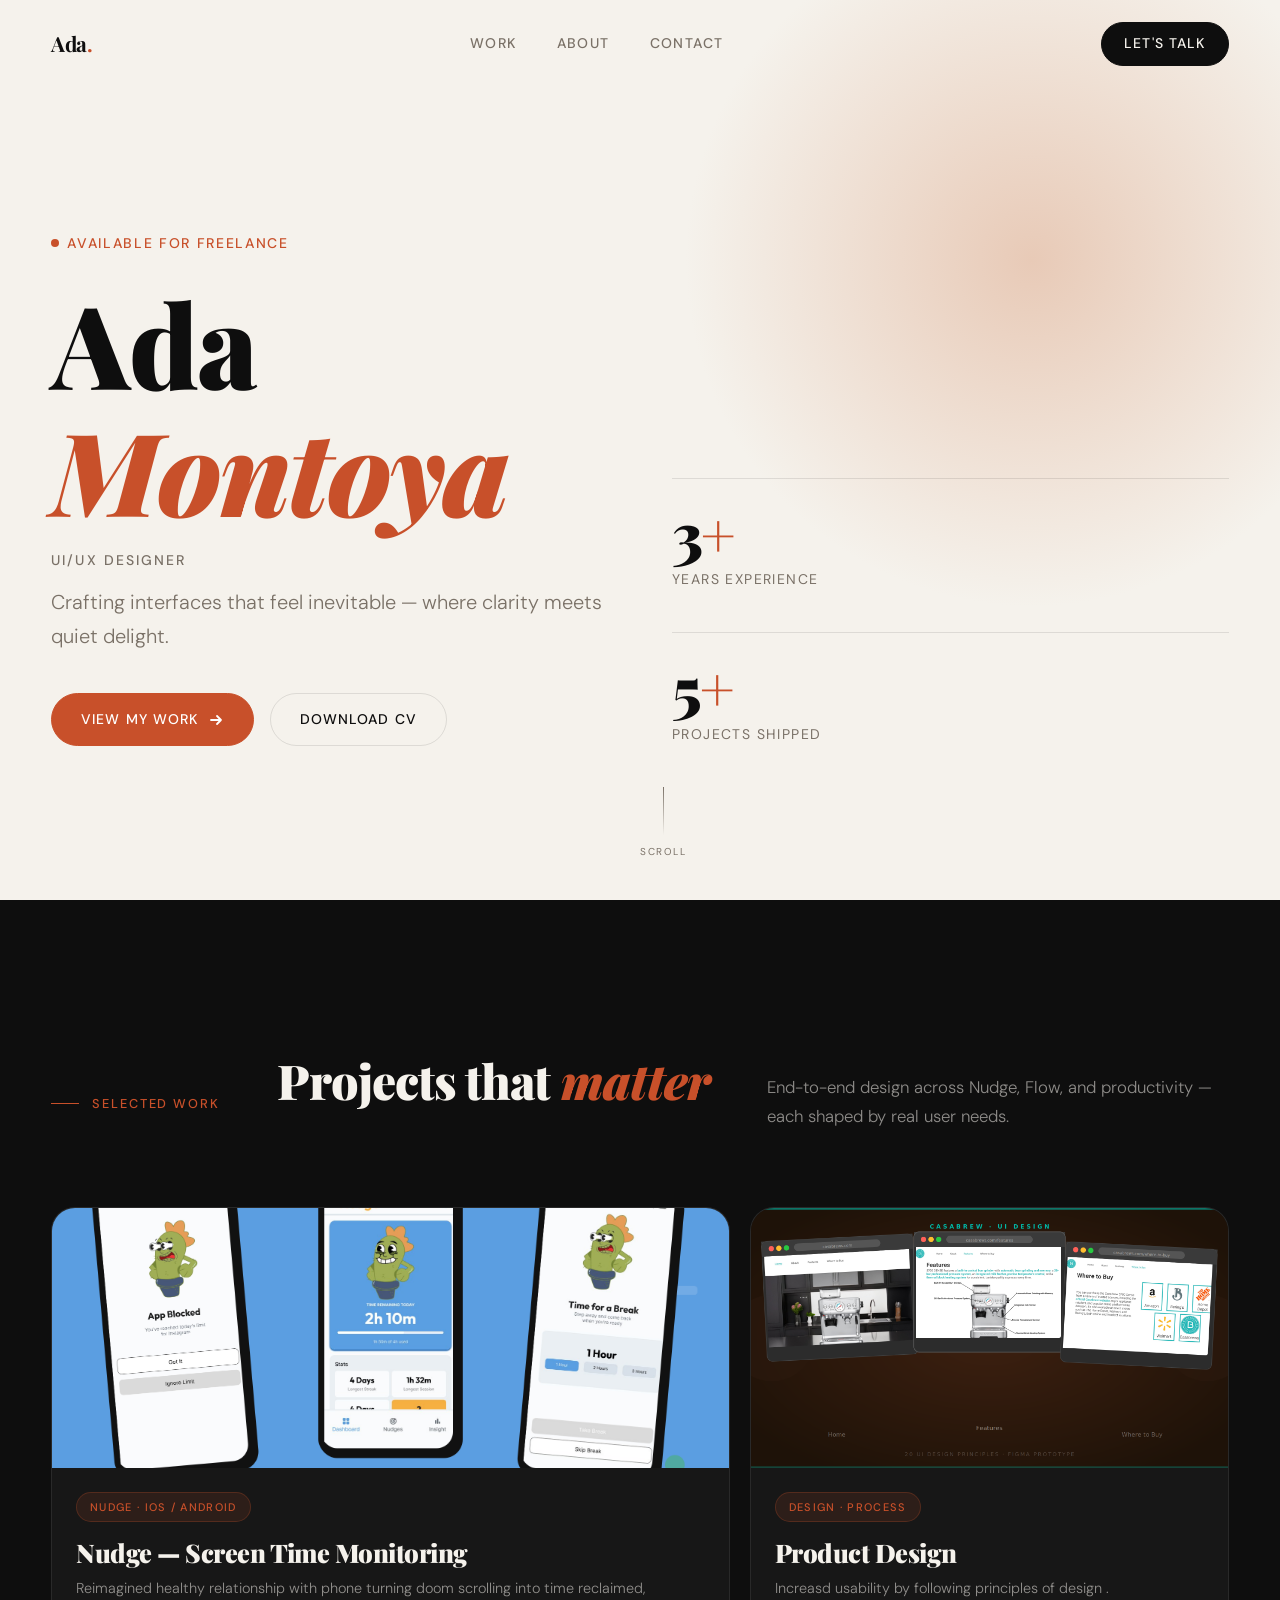
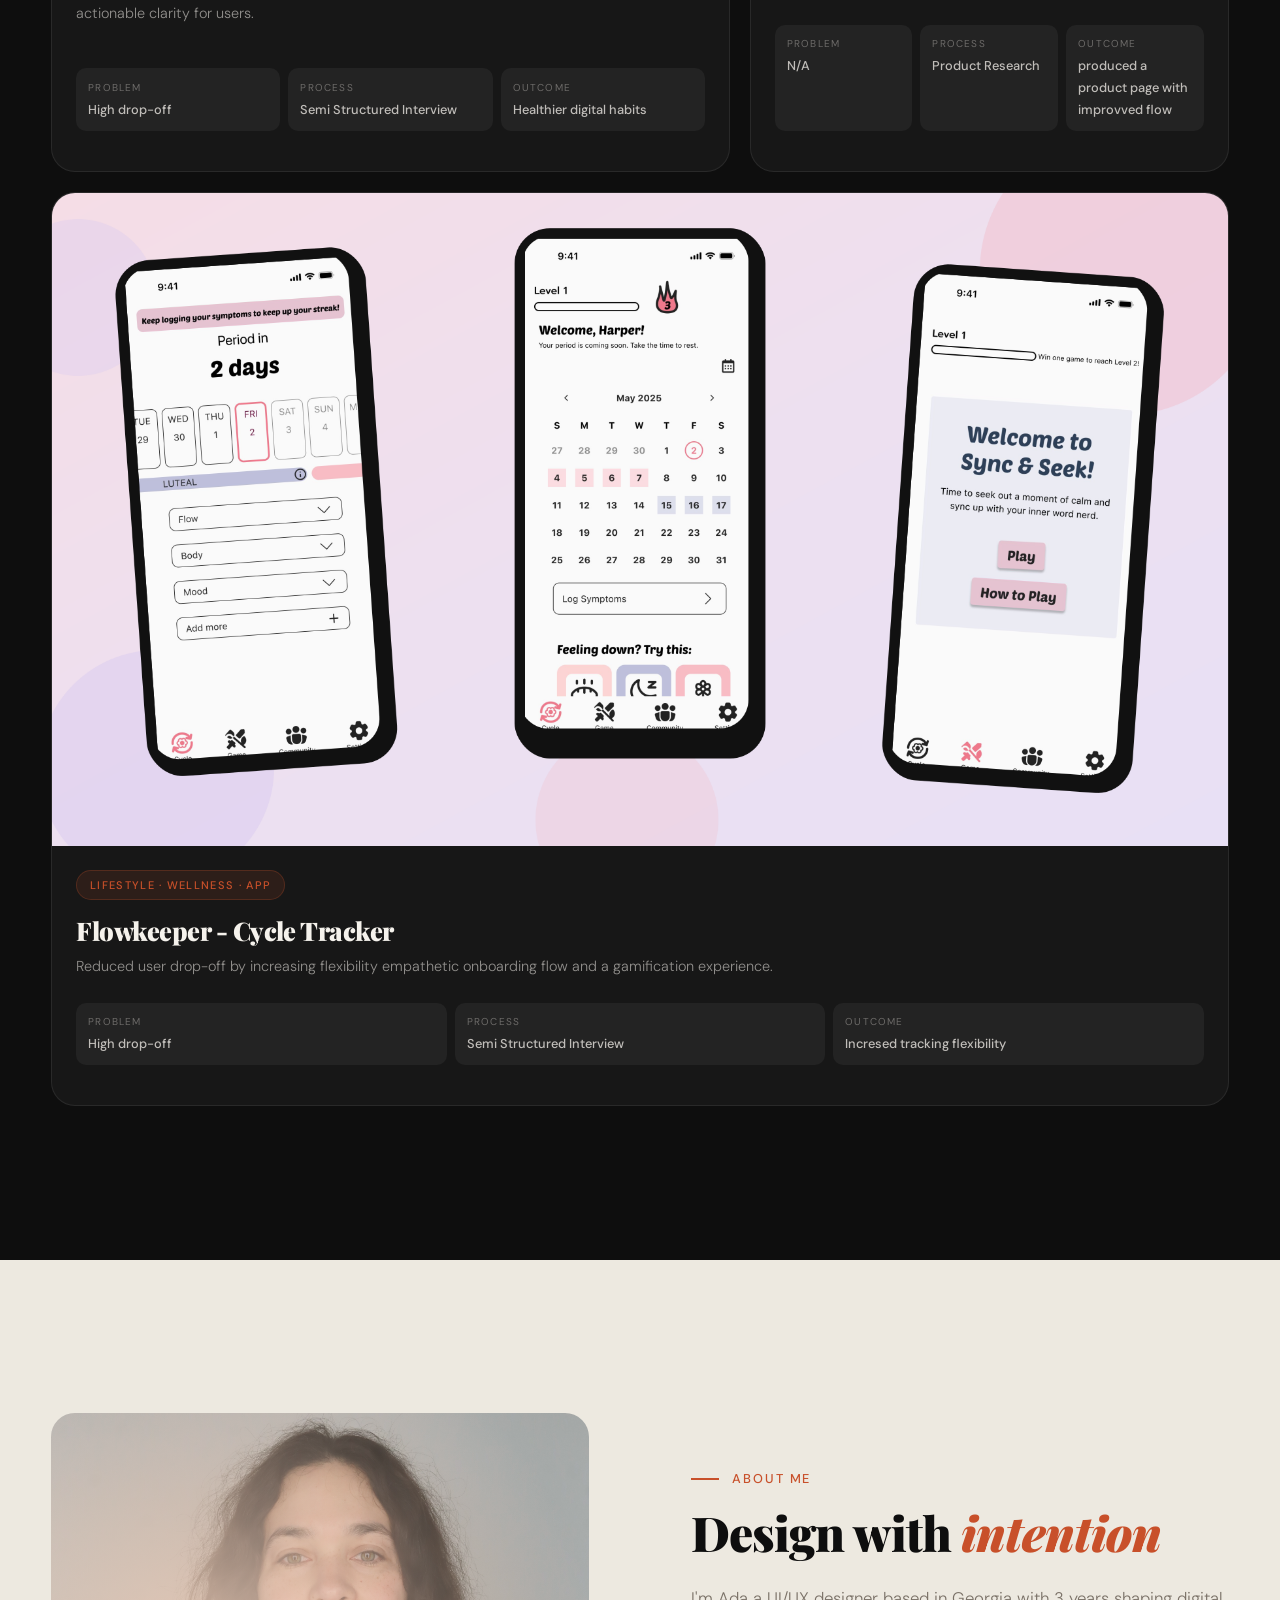
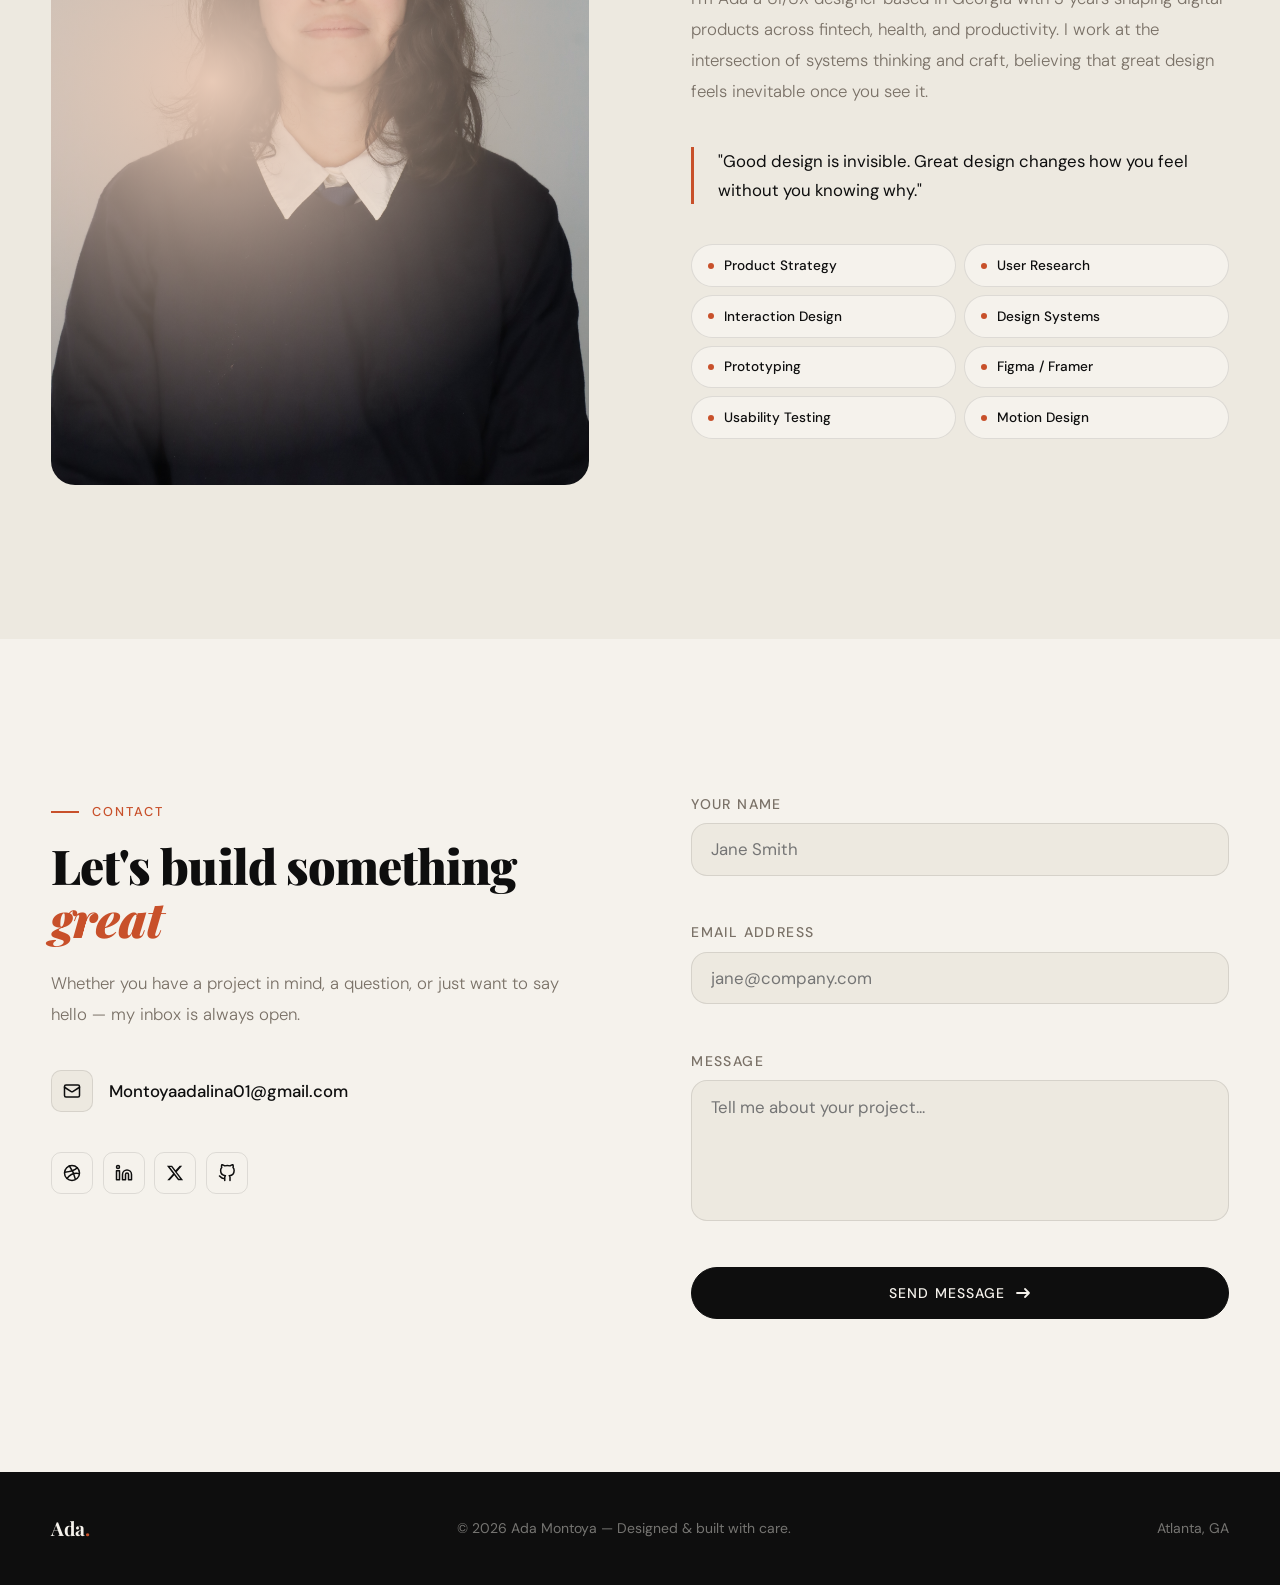
<file: index.html>
<!DOCTYPE html>
<html lang="en">
<head>
  <!-- =============================================
       META & SEO
  ============================================= -->
  <meta charset="UTF-8" />
  <meta name="viewport" content="width=device-width, initial-scale=1.0"/>
  <meta name="description" content="Ada Montoya — UI/UX Designer crafting clean, intentional digital experiences."/>
  <meta name="author" content="Ada Montoya"/>

  <!-- Open Graph (social media previews) -->
  <meta property="og:title" content="Ada Montoya — UI/UX Designer"/>
  <meta property="og:description" content="Designing interfaces where clarity meets quiet delight."/>
  <meta property="og:image" content="assets/og-image.png"/>
  <meta property="og:url" content="https://yourusername.github.io/portfolio"/>
  <meta property="og:type" content="website"/>

  <!-- Twitter Card -->
  <meta name="twitter:card" content="summary_large_image"/>
  <meta name="twitter:title" content="Ada Montoya — UI/UX Designer"/>
  <meta name="twitter:image" content="assets/og-image.png"/>

  <title>Ada Montoya — UI/UX Designer</title>

  <!-- Favicon -->
  <link rel="icon" type="image/png" href="assets/favicon.png"/>

  <!-- =============================================
       FONTS
  ============================================= -->
  <link rel="preconnect" href="https://fonts.googleapis.com"/>
  <link rel="preconnect" href="https://fonts.gstatic.com" crossorigin/>
  <link href="https://fonts.googleapis.com/css2?family=Playfair+Display:ital,wght@0,700;0,900;1,400&family=DM+Sans:wght@300;400;500&display=swap" rel="stylesheet"/>

  <!-- =============================================
       STYLESHEET
  ============================================= -->
  <link rel="stylesheet" href="style.css"/>
</head>

<body>

  <!-- =============================================
       CUSTOM CURSOR (desktop only)
  ============================================= -->
  <div class="cursor" id="cursor" aria-hidden="true"></div>

  <!-- =============================================
       NAVIGATION
  ============================================= -->
  <header>
    <nav class="nav" id="nav" role="navigation" aria-label="Main navigation">
      <a href="#hero" class="nav__logo" aria-label="Ada Montoya — Home">
        Ada<span>.</span>
      </a>

      <!-- Desktop links -->
      <ul class="nav__links" role="list">
        <li><a href="#projects">Work</a></li>
        <li><a href="#about">About</a></li>
        <li><a href="#contact">Contact</a></li>
      </ul>

      <!-- CTA button -->
      <a href="#contact" class="btn btn--nav">Let's Talk</a>

      <!-- Mobile hamburger -->
      <button class="nav__hamburger" id="hamburger" aria-label="Toggle menu" aria-expanded="false">
        <span></span>
        <span></span>
        <span></span>
      </button>
    </nav>

    <!-- Mobile menu (toggled by JS) -->
    <div class="nav__mobile" id="mobileMenu" aria-hidden="true">
      <ul role="list">
        <li><a href="#projects" class="mobile-link">Work</a></li>
        <li><a href="#about"    class="mobile-link">About</a></li>
        <li><a href="#contact"  class="mobile-link">Contact</a></li>
      </ul>
    </div>
  </header>

  <main>

    <!-- =============================================
         HERO SECTION
    ============================================= -->
    <section class="hero" id="hero" aria-label="Introduction">
      <div class="hero__text">
        <!-- Availability badge -->
        <div class="badge" aria-label="Currently available for work">
          <span class="badge__dot" aria-hidden="true"></span>
          Available for freelance
        </div>

        <!-- Name headline -->
        <h1 class="hero__name">
          Ada<br>
          <em>Montoya</em>
        </h1>

        <!-- Title + tagline -->
        <p class="hero__title">UI/UX Designer</p>
        <p class="hero__tagline">
          Crafting interfaces that feel inevitable — where clarity meets quiet delight.
        </p>

        <!-- CTAs -->
        <div class="hero__actions">
          <a href="#projects" class="btn btn--primary">
            View My Work
            <svg width="16" height="16" viewBox="0 0 16 16" fill="none" aria-hidden="true">
              <path d="M3 8h10M9 4l4 4-4 4" stroke="currentColor" stroke-width="1.8" stroke-linecap="round" stroke-linejoin="round"/>
            </svg>
          </a>
          <a href="assets/Files/A_Montoya_res2026.pdf" class="btn btn--ghost" target="_blank" rel="noopener">
            Download CV
          </a>
        </div>
      </div>

      <!-- Stats column -->
      <div class="hero__stats" aria-label="Career highlights">
        <div class="stat">
          <span class="stat__num">3<em>+</em></span>
          <span class="stat__label">Years experience</span>
        </div>
        <div class="stat">
          <span class="stat__num">5<em>+</em></span>
          <span class="stat__label">Projects shipped</span>
        </div>
       <!--  <div class="stat">
          <span class="stat__num">98<em>%</em></span>
          <span class="stat__label">Client satisfaction</span>
        </div>-->
      </div>

      <!-- Scroll cue -->
      <div class="scroll-cue" aria-hidden="true">
        <div class="scroll-cue__line"></div>
        <span>Scroll</span>
      </div>
    </section>

    <!-- =============================================
         PROJECTS SECTION
    ============================================= -->
    <section class="projects" id="projects" aria-label="Selected projects">
      <div class="section-header reveal">
        <p class="section-label">Selected Work</p>
        <h2 class="section-title">Projects that <em>matter</em></h2>
        <p class="section-sub">
          End-to-end design across Nudge, Flow, and productivity — each shaped by real user needs.
        </p>
      </div>

      <div class="projects__grid">

        <!-- Project Card 1 -->
        <article class="project-card reveal" aria-label="Nudge Case study">
         <a href="nudge-case-study.html" class="project-card__visual pv--orange">
            <img src="assets/images/nudge-thumbnail.png" alt="Nudge app prototype screens">
           
            <div class="project-card__overlay" aria-hidden="true">
              <span class="view-label">View Case Study →</span>
            </div>

            </a>
          <div class="project-card__info">
            <span class="project-tag">Nudge · iOS / Android</span>
            <h3 class="project-card__title">Nudge — Screen Time Monitoring</h3>
            <p class="project-card__desc">
              Reimagined healthy relationship with phone turning doom scrolling
              into time reclaimed, actionable clarity for users.
            </p>
            <dl class="project-meta">
              <div class="project-meta__item">
                <dt>Problem</dt>
                <dd>High drop-off</dd>
              </div>
              <div class="project-meta__item">
                <dt>Process</dt>
                <dd>Semi Structured Interview</dd>
              </div>
              <div class="project-meta__item">
                <dt>Outcome</dt>
                <dd>Healthier digital habits</dd>
              </div>
            </dl>
          </div>
        </article>

        <!-- Project Card 2 -->
        <article class="project-card reveal" aria-label="Product page">
          <a href="ada-casabrew-case-study.html" class="project-card__visual pv--blue">
            <img src="assets/images/casabrew-thumbnail.png" alt="Casabrew UI design prototype screens">
            <div class="project-card__overlay" aria-hidden="true">
              <span class="view-label">View Process Page →</span>
            </div>
          </a>
          <div class="project-card__info">
            <span class="project-tag">Design · Process</span>
            <h3 class="project-card__title">Product Design</h3>
            <p class="project-card__desc">
              Increasd usability by following principles of design .
            </p>
            <dl class="project-meta">
              <div class="project-meta__item">
                <dt>Problem</dt>
                <dd>N/A</dd>
              </div>
              <div class="project-meta__item">
                <dt>Process</dt>
                <dd>Product Research</dd>
              </div>
              <div class="project-meta__item">
                <dt>Outcome</dt>
                <dd>produced a product page with improvved flow</dd>
              </div>
            </dl>
          </div>
        </article>

        <!-- Project Card 3 — wide -->
        <article class="project-card project-card--wide reveal" aria-label="Folio Workspace project">
          <a href="flowkeeper-case-study.html" class="project-card__visual pv--green">
            <img src="assets/images/flowkeeper-thumbnail.png" alt="Flowkeeper app prototype screens">
            
            <div class="project-card__overlay" aria-hidden="true">
              <span class="view-label">View Case Study →</span>
            </div>
          </a>
          <div class="project-card__info">
            <span class="project-tag">Lifestyle · Wellness · App</span>
            <h3 class="project-card__title">Flowkeeper - Cycle Tracker</h3>
            <p class="project-card__desc">
              Reduced user drop-off by increasing flexibility empathetic onboarding flow
              and a gamification experience.
            </p>
            <dl class="project-meta">
              <div class="project-meta__item">
                <dt>Problem</dt>
                <dd>High drop-off</dd>
              </div>
              <div class="project-meta__item">
                <dt>Process</dt>
                <dd>Semi Structured Interview</dd>
              </div>
              <div class="project-meta__item">
                <dt>Outcome</dt>
                <dd>Incresed tracking flexibility</dd>
              </div>
            </dl>
          </div>
        </article>

      </div>
    </section>

    <!-- =============================================
         ABOUT SECTION
    ============================================= -->
    <section class="about" id="about" aria-label="About Ada Montoya">
      <div class="about__grid">

        <!-- Photo column -->
        <div class="about__photo reveal">
          <div class="about__frame">
            
              
              <img src="assets/images/Montoya_picture.jpg" alt="Ada Montoya, UI/UX Designer">
            
            <svg class="avatar" viewBox="0 0 200 240" fill="none" aria-label="Ada Montoya photo placeholder">
              <ellipse cx="100" cy="88" rx="42" ry="42" fill="rgba(200,80,42,.25)" stroke="rgba(200,80,42,.5)" stroke-width="2"/>
              <circle cx="100" cy="82" r="28" fill="rgba(255,255,255,.3)"/>
              <ellipse cx="100" cy="195" rx="65" ry="45" fill="rgba(200,80,42,.15)" stroke="rgba(200,80,42,.4)" stroke-width="2"/>
            </svg>
          </div>
          <!-- Floating credential chip 
          <div class="about__chip" aria-label="Award: Top Rated on Dribbble, 2024">
            <div class="chip__icon" aria-hidden="true">
              <svg width="18" height="18" viewBox="0 0 18 18" fill="none">
                <path d="M9 2l1.8 3.6L15 6.3l-3 2.9.7 4.1L9 11.2l-3.7 2.1.7-4.1L3 6.3l4.2-.7L9 2z" fill="#fff"/>
              </svg>
            </div>
            <div class="chip__text">
              <strong>Top Rated</strong>
              <span>Dribbble Pro · 2024</span>
            </div>
          </div> -->
        </div>

        <!-- Content column -->
        <div class="about__content">
          <p class="section-label reveal">About Me</p>
          <h2 class="section-title reveal">Design with <em>intention</em></h2>

          <p class="about__intro reveal">
            I'm Ada a UI/UX designer based in Georgia with 3 years shaping
            digital products across fintech, health, and productivity. I work at the
            intersection of systems thinking and craft, believing that great design
            feels inevitable once you see it.
          </p>

          <!-- Philosophy quote -->
          <blockquote class="about__quote reveal">
            "Good design is invisible. Great design changes how you feel without you knowing why."
          </blockquote>

          <!-- Skills -->
          <ul class="skills" aria-label="Design skills" role="list">
            <li class="skill-pill reveal"><span class="skill-pill__dot" aria-hidden="true"></span>Product Strategy</li>
            <li class="skill-pill reveal"><span class="skill-pill__dot" aria-hidden="true"></span>User Research</li>
            <li class="skill-pill reveal"><span class="skill-pill__dot" aria-hidden="true"></span>Interaction Design</li>
            <li class="skill-pill reveal"><span class="skill-pill__dot" aria-hidden="true"></span>Design Systems</li>
            <li class="skill-pill reveal"><span class="skill-pill__dot" aria-hidden="true"></span>Prototyping</li>
            <li class="skill-pill reveal"><span class="skill-pill__dot" aria-hidden="true"></span>Figma / Framer</li>
            <li class="skill-pill reveal"><span class="skill-pill__dot" aria-hidden="true"></span>Usability Testing</li>
            <li class="skill-pill reveal"><span class="skill-pill__dot" aria-hidden="true"></span>Motion Design</li>
          </ul>
        </div>

      </div>
    </section>

    <!-- =============================================
         CONTACT SECTION
    ============================================= -->
    <section class="contact" id="contact" aria-label="Contact Ada Montoya">
      <div class="contact__wrap">

        <!-- Left: info -->
        <div class="contact__info">
          <p class="section-label reveal">Contact</p>
          <h2 class="section-title reveal">Let's build something <em>great</em></h2>
          <p class="contact__lead reveal">
            Whether you have a project in mind, a question, or just want to say hello —
            my inbox is always open.
          </p>

          <!-- Direct links -->
          <address class="contact__links reveal">
            <a href="mailto:montoyaadalina01@gmail.com" class="contact-link">
              <span class="contact-link__icon" aria-hidden="true">
                <svg width="18" height="18" viewBox="0 0 24 24" fill="none" stroke="currentColor" stroke-width="2" stroke-linecap="round" stroke-linejoin="round">
                  <rect x="2" y="4" width="20" height="16" rx="2"/>
                  <path d="m22 7-8.97 5.7a1.94 1.94 0 0 1-2.06 0L2 7"/>
                </svg>
              </span>
              Montoyaadalina01@gmail.com
            </a>
            <!-- <a href="tel:+14155550123" class="contact-link">
              <span class="contact-link__icon" aria-hidden="true">
                <svg width="18" height="18" viewBox="0 0 24 24" fill="none" stroke="currentColor" stroke-width="2" stroke-linecap="round" stroke-linejoin="round">
                  <path d="M22 16.92v3a2 2 0 0 1-2.18 2 19.8 19.8 0 0 1-8.63-3.07A19.5 19.5 0 0 1 4.69 12 19.8 19.8 0 0 1 1.63 3.35 2 2 0 0 1 3.6 1h3a2 2 0 0 1 2 1.72c.127.96.361 1.903.7 2.81a2 2 0 0 1-.45 2.11L7.91 8.6a16 16 0 0 0 6.13 6.13l.96-.96a2 2 0 0 1 2.11-.45c.907.339 1.85.573 2.81.7A2 2 0 0 1 22 16.92z"/>
                </svg>
              </span>
              +1 (415) 555-0123
            </a>-->
          </address>

          <!-- Social icons -->
          <div class="social-row reveal" aria-label="Social media links">
            <a href="https://dribbble.com/yourhandle" class="social-btn" aria-label="Dribbble" target="_blank" rel="noopener">
              <svg width="18" height="18" viewBox="0 0 24 24" fill="none" stroke="currentColor" stroke-width="2" stroke-linecap="round" stroke-linejoin="round" aria-hidden="true">
                <circle cx="12" cy="12" r="10"/>
                <path d="M19.13 5.09C15.22 9.14 10 10.44 2.25 10.94"/>
                <path d="M21.75 12.84c-6.62-1.41-12.14 1-16.38 6.32"/>
                <path d="M8.56 2.75c4.37 6 6 9.42 8 17.72"/>
              </svg>
            </a>
            <a href="https://www.linkedin.com/in/ada-montoya-8b432537b" class="social-btn" aria-label="LinkedIn" target="_blank" rel="noopener">
              <svg width="18" height="18" viewBox="0 0 24 24" fill="none" stroke="currentColor" stroke-width="2" stroke-linecap="round" stroke-linejoin="round" aria-hidden="true">
                <path d="M16 8a6 6 0 0 1 6 6v7h-4v-7a2 2 0 0 0-4 0v7h-4v-7a6 6 0 0 1 6-6z"/>
                <rect width="4" height="12" x="2" y="9"/>
                <circle cx="4" cy="4" r="2"/>
              </svg>
            </a>
            <a href="https://twitter.com/yourhandle" class="social-btn" aria-label="Twitter / X" target="_blank" rel="noopener">
              <svg width="18" height="18" viewBox="0 0 24 24" fill="currentColor" aria-hidden="true">
                <path d="M18.244 2.25h3.308l-7.227 8.26 8.502 11.24H16.17l-5.214-6.817L4.99 21.75H1.68l7.73-8.835L1.254 2.25H8.08l4.713 6.231zm-1.161 17.52h1.833L7.084 4.126H5.117z"/>
              </svg>
            </a>
            <a href="https://github.com/montoyaadalina01" class="social-btn" aria-label="GitHub" target="_blank" rel="noopener">
              <svg width="18" height="18" viewBox="0 0 24 24" fill="none" stroke="currentColor" stroke-width="2" stroke-linecap="round" stroke-linejoin="round" aria-hidden="true">
                <path d="M9 19c-5 1.5-5-2.5-7-3m14 6v-3.87a3.37 3.37 0 0 0-.94-2.61c3.14-.35 6.44-1.54 6.44-7A5.44 5.44 0 0 0 20 4.77 5.07 5.07 0 0 0 19.91 1S18.73.65 16 2.48a13.38 13.38 0 0 0-7 0C6.27.65 5.09 1 5.09 1A5.07 5.07 0 0 0 5 4.77a5.44 5.44 0 0 0-1.5 3.78c0 5.42 3.3 6.61 6.44 7A3.37 3.37 0 0 0 9 18.13V22"/>
              </svg>
            </a>
          </div>
        </div>

        <!-- Right: form -->
        <form class="contact__form reveal" id="contactForm" novalidate aria-label="Contact form">
          <div class="form-group">
            <label for="name">Your Name</label>
            <input
              type="text"
              id="name"
              name="name"
              placeholder="Jane Smith"
              autocomplete="name"
              required
              aria-required="true"
            />
            <span class="form-error" aria-live="polite"></span>
          </div>

          <div class="form-group">
            <label for="email">Email Address</label>
            <input
              type="email"
              id="email"
              name="email"
              placeholder="jane@company.com"
              autocomplete="email"
              required
              aria-required="true"
            />
            <span class="form-error" aria-live="polite"></span>
          </div>

          <div class="form-group">
            <label for="message">Message</label>
            <textarea
              id="message"
              name="message"
              placeholder="Tell me about your project..."
              rows="5"
              required
              aria-required="true"
            ></textarea>
            <span class="form-error" aria-live="polite"></span>
          </div>

          <button type="submit" class="btn btn--submit" id="submitBtn">
            Send Message
            <svg width="16" height="16" viewBox="0 0 16 16" fill="none" aria-hidden="true">
              <path d="M2 8h12M10 4l4 4-4 4" stroke="currentColor" stroke-width="1.8" stroke-linecap="round" stroke-linejoin="round"/>
            </svg>
          </button>
        </form>

      </div>
    </section>

  </main>

  <!-- =============================================
       FOOTER
  ============================================= -->
  <footer class="footer" role="contentinfo">
    <div class="footer__logo">Ada<span>.</span></div>
    <p class="footer__copy">© <span id="year"></span> Ada Montoya — Designed &amp; built with care.</p>
    <p class="footer__location">Atlanta, GA</p>
  </footer>

  <!-- =============================================
       JAVASCRIPT (loaded at end of body for performance)
  ============================================= -->
  <script src="main.js"></script>

</body>
</html>
</file>
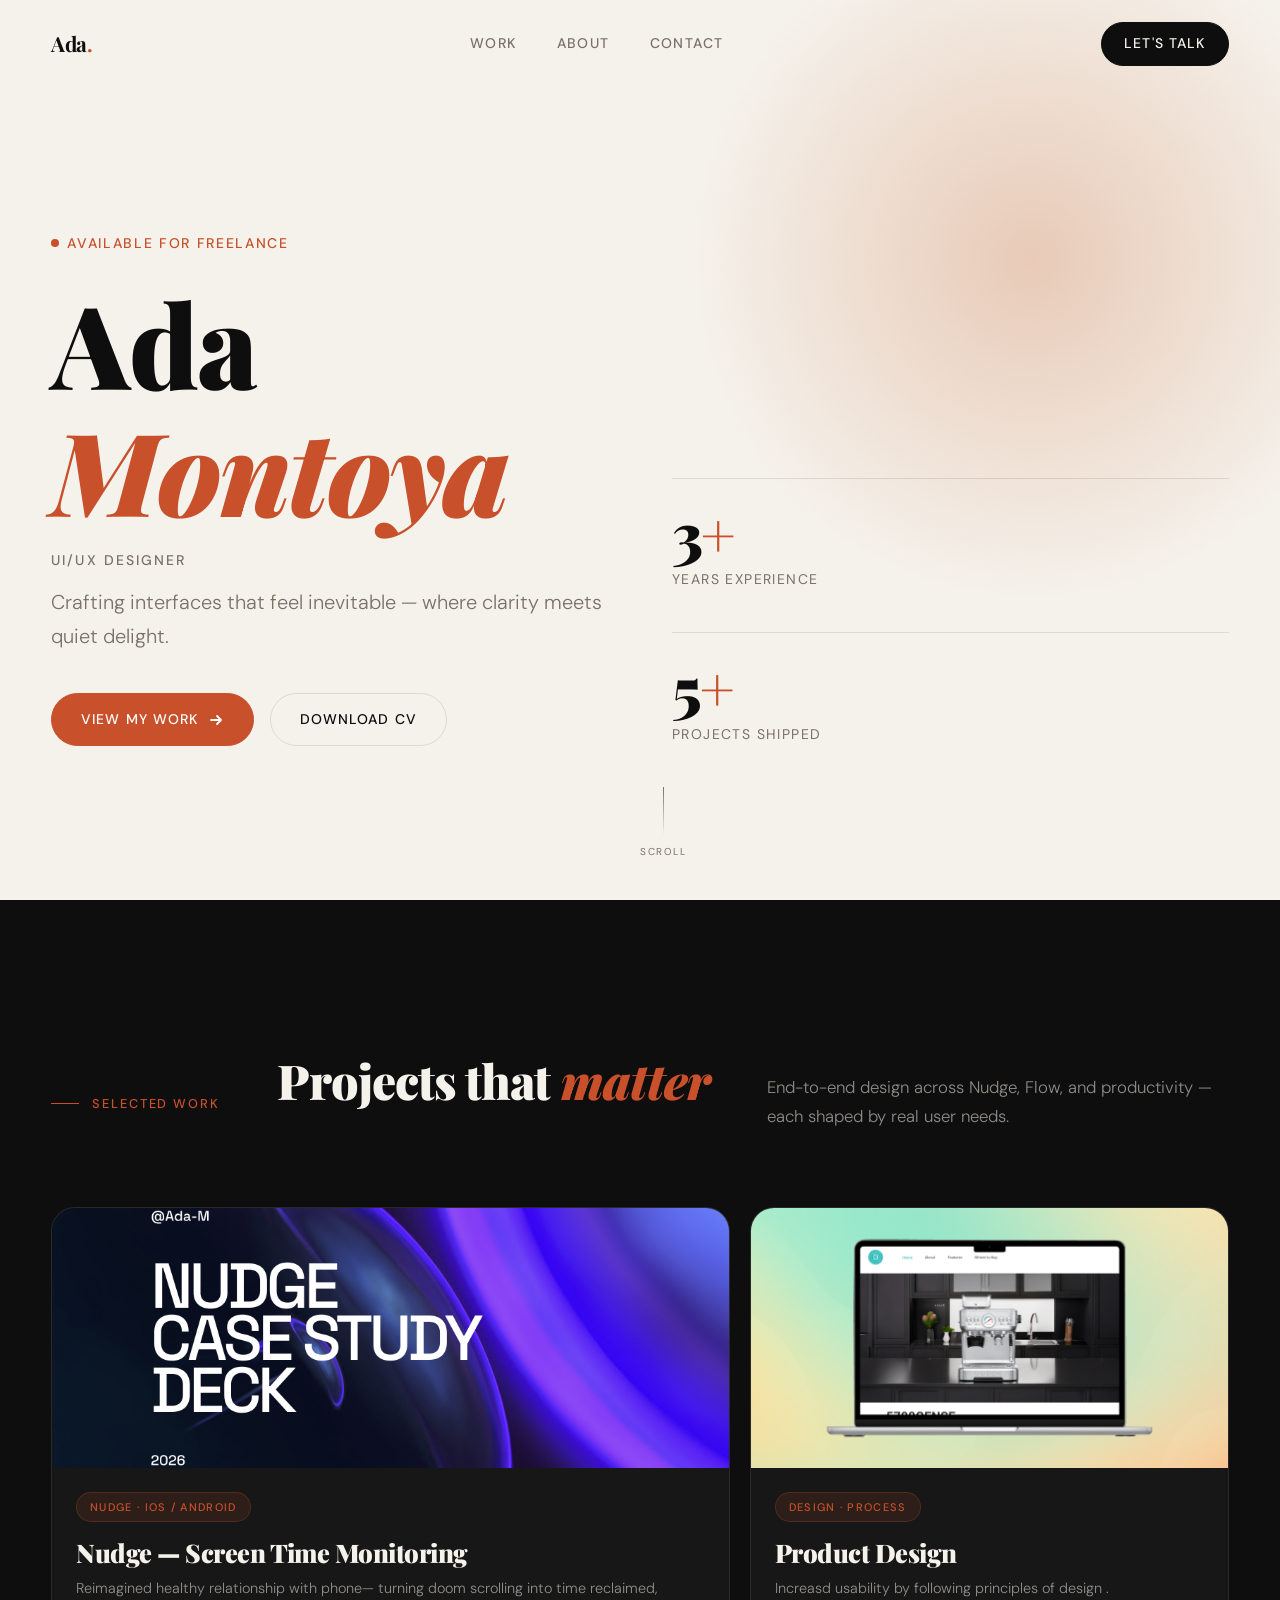
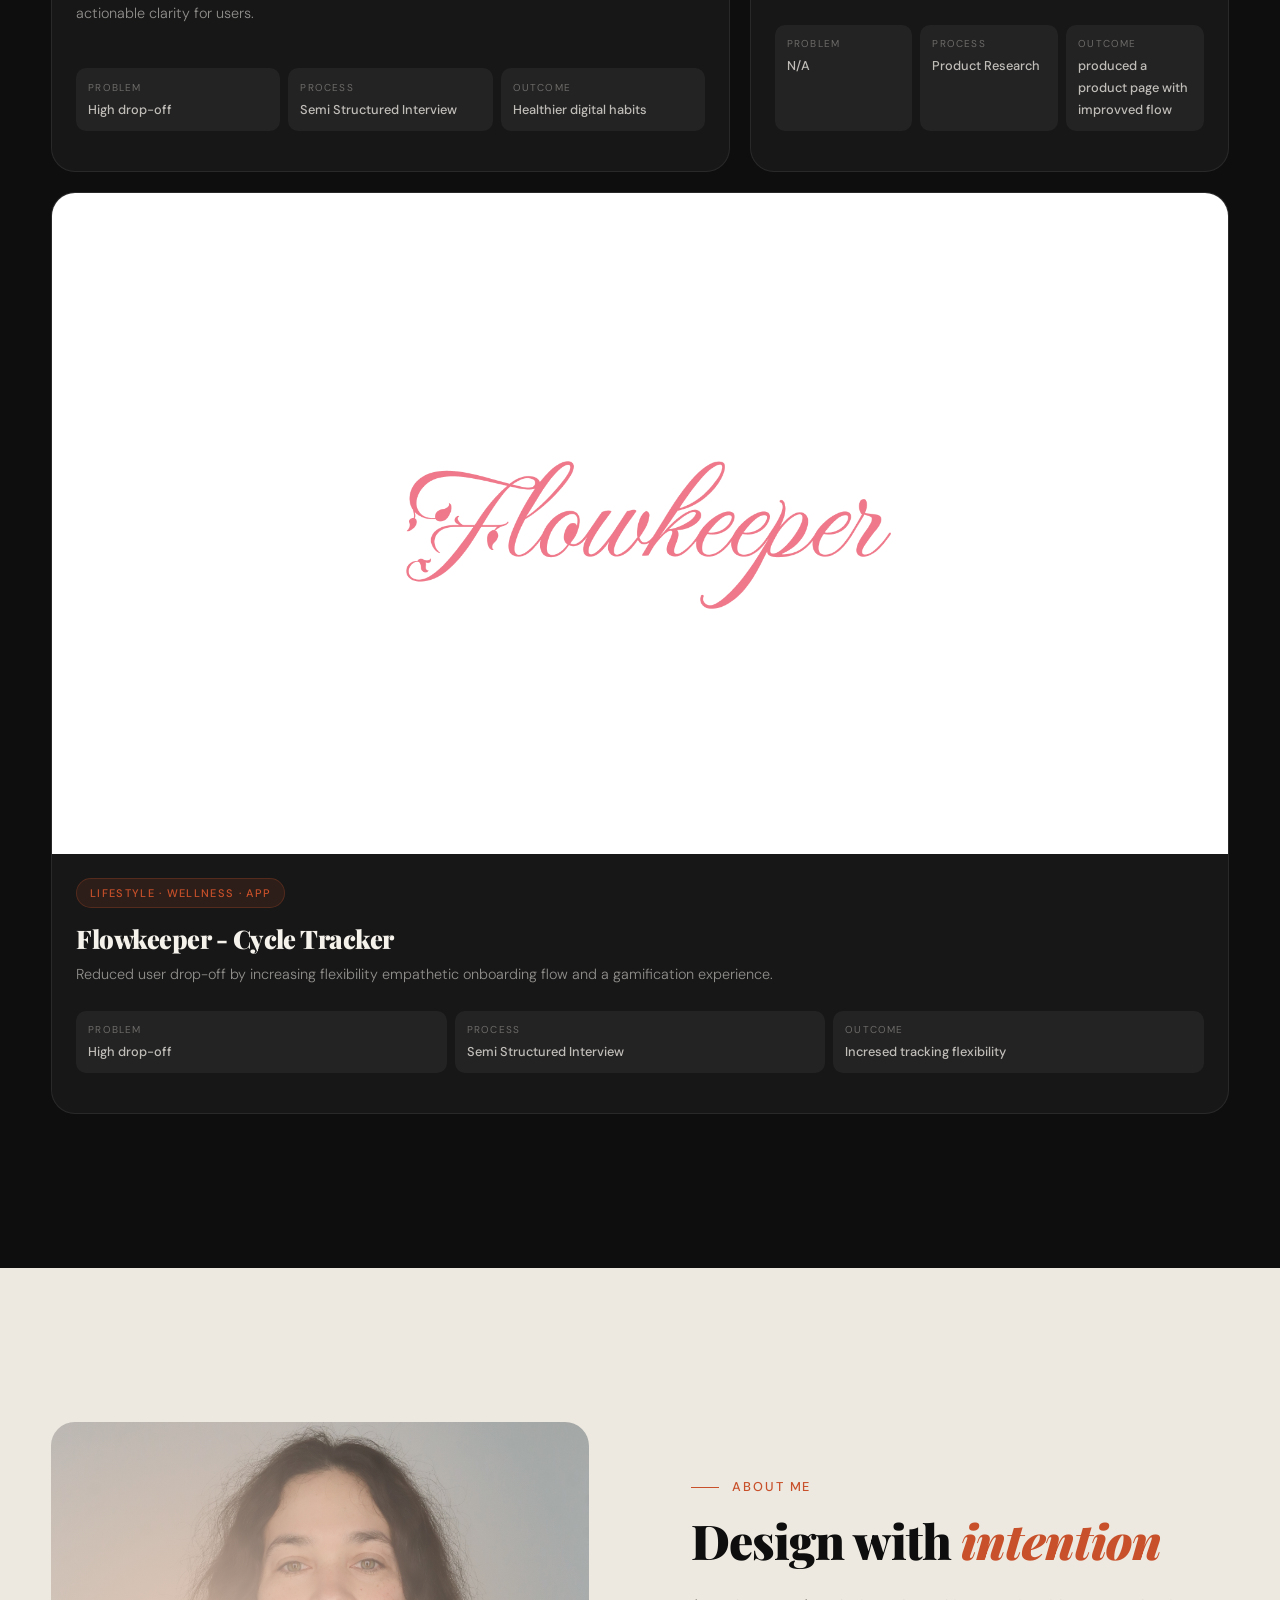
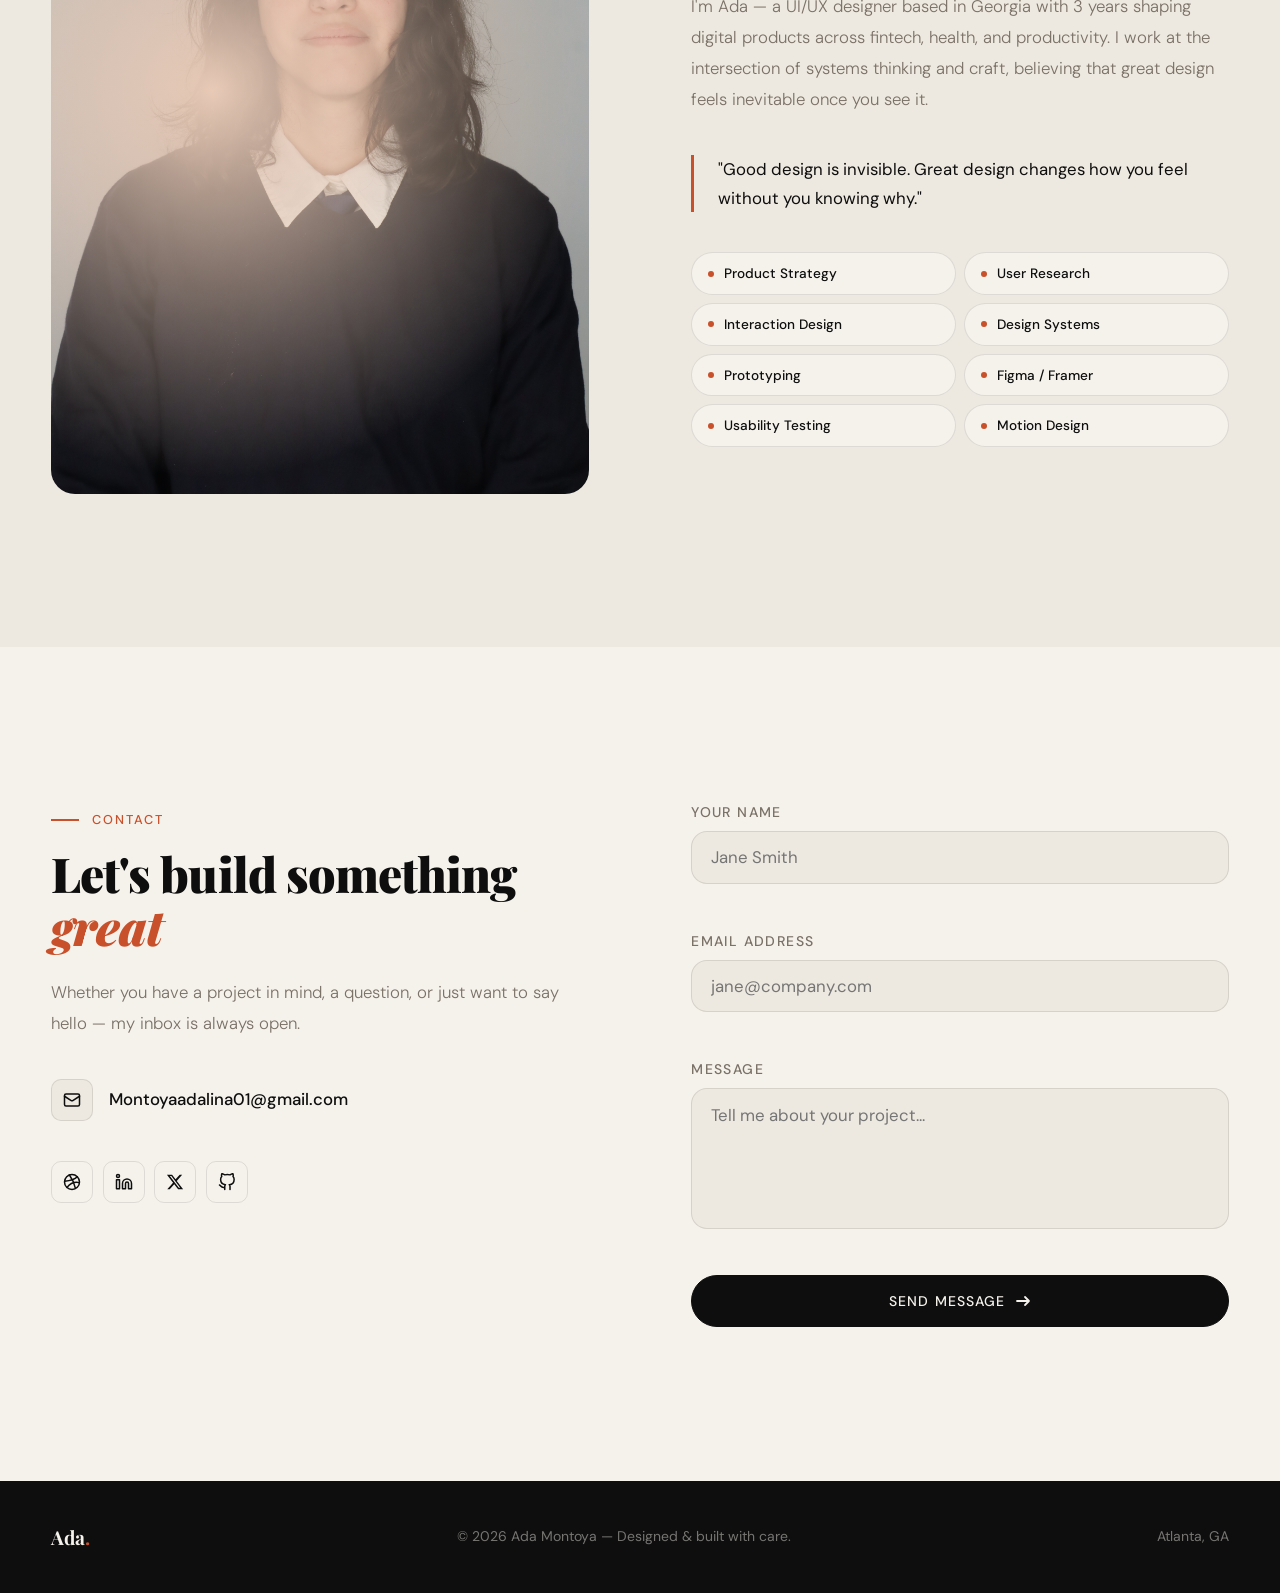
<file: index.HTML>
<!DOCTYPE html>
<html lang="en">
<head>
  <!-- =============================================
       META & SEO
  ============================================= -->
  <meta charset="UTF-8" />
  <meta name="viewport" content="width=device-width, initial-scale=1.0"/>
  <meta name="description" content="Ada Montoya — UI/UX Designer crafting clean, intentional digital experiences."/>
  <meta name="author" content="Ada Montoya"/>

  <!-- Open Graph (social media previews) -->
  <meta property="og:title" content="Ada Montoya — UI/UX Designer"/>
  <meta property="og:description" content="Designing interfaces where clarity meets quiet delight."/>
  <meta property="og:image" content="assets/og-image.png"/>
  <meta property="og:url" content="https://yourusername.github.io/portfolio"/>
  <meta property="og:type" content="website"/>

  <!-- Twitter Card -->
  <meta name="twitter:card" content="summary_large_image"/>
  <meta name="twitter:title" content="Ada Montoya — UI/UX Designer"/>
  <meta name="twitter:image" content="assets/og-image.png"/>

  <title>Ada Montoya — UI/UX Designer</title>

  <!-- Favicon -->
  <link rel="icon" type="image/png" href="assets/favicon.png"/>

  <!-- =============================================
       FONTS
  ============================================= -->
  <link rel="preconnect" href="https://fonts.googleapis.com"/>
  <link rel="preconnect" href="https://fonts.gstatic.com" crossorigin/>
  <link href="https://fonts.googleapis.com/css2?family=Playfair+Display:ital,wght@0,700;0,900;1,400&family=DM+Sans:wght@300;400;500&display=swap" rel="stylesheet"/>

  <!-- =============================================
       STYLESHEET
  ============================================= -->
  <link rel="stylesheet" href="style.css"/>
</head>

<body>

  <!-- =============================================
       CUSTOM CURSOR (desktop only)
  ============================================= -->
  <div class="cursor" id="cursor" aria-hidden="true"></div>

  <!-- =============================================
       NAVIGATION
  ============================================= -->
  <header>
    <nav class="nav" id="nav" role="navigation" aria-label="Main navigation">
      <a href="#hero" class="nav__logo" aria-label="Ada Montoya — Home">
        Ada<span>.</span>
      </a>

      <!-- Desktop links -->
      <ul class="nav__links" role="list">
        <li><a href="#projects">Work</a></li>
        <li><a href="#about">About</a></li>
        <li><a href="#contact">Contact</a></li>
      </ul>

      <!-- CTA button -->
      <a href="#contact" class="btn btn--nav">Let's Talk</a>

      <!-- Mobile hamburger -->
      <button class="nav__hamburger" id="hamburger" aria-label="Toggle menu" aria-expanded="false">
        <span></span>
        <span></span>
        <span></span>
      </button>
    </nav>

    <!-- Mobile menu (toggled by JS) -->
    <div class="nav__mobile" id="mobileMenu" aria-hidden="true">
      <ul role="list">
        <li><a href="#projects" class="mobile-link">Work</a></li>
        <li><a href="#about"    class="mobile-link">About</a></li>
        <li><a href="#contact"  class="mobile-link">Contact</a></li>
      </ul>
    </div>
  </header>

  <main>

    <!-- =============================================
         HERO SECTION
    ============================================= -->
    <section class="hero" id="hero" aria-label="Introduction">
      <div class="hero__text">
        <!-- Availability badge -->
        <div class="badge" aria-label="Currently available for work">
          <span class="badge__dot" aria-hidden="true"></span>
          Available for freelance
        </div>

        <!-- Name headline -->
        <h1 class="hero__name">
          Ada<br>
          <em>Montoya</em>
        </h1>

        <!-- Title + tagline -->
        <p class="hero__title">UI/UX Designer</p>
        <p class="hero__tagline">
          Crafting interfaces that feel inevitable — where clarity meets quiet delight.
        </p>

        <!-- CTAs -->
        <div class="hero__actions">
          <a href="#projects" class="btn btn--primary">
            View My Work
            <svg width="16" height="16" viewBox="0 0 16 16" fill="none" aria-hidden="true">
              <path d="M3 8h10M9 4l4 4-4 4" stroke="currentColor" stroke-width="1.8" stroke-linecap="round" stroke-linejoin="round"/>
            </svg>
          </a>
          <a href="assets/Files/A_Montoya_res2026.pdf" class="btn btn--ghost" target="_blank" rel="noopener">
            Download CV
          </a>
        </div>
      </div>

      <!-- Stats column -->
      <div class="hero__stats" aria-label="Career highlights">
        <div class="stat">
          <span class="stat__num">3<em>+</em></span>
          <span class="stat__label">Years experience</span>
        </div>
        <div class="stat">
          <span class="stat__num">5<em>+</em></span>
          <span class="stat__label">Projects shipped</span>
        </div>
       <!--  <div class="stat">
          <span class="stat__num">98<em>%</em></span>
          <span class="stat__label">Client satisfaction</span>
        </div>-->
      </div>

      <!-- Scroll cue -->
      <div class="scroll-cue" aria-hidden="true">
        <div class="scroll-cue__line"></div>
        <span>Scroll</span>
      </div>
    </section>

    <!-- =============================================
         PROJECTS SECTION
    ============================================= -->
    <section class="projects" id="projects" aria-label="Selected projects">
      <div class="section-header reveal">
        <p class="section-label">Selected Work</p>
        <h2 class="section-title">Projects that <em>matter</em></h2>
        <p class="section-sub">
          End-to-end design across Nudge, Flow, and productivity — each shaped by real user needs.
        </p>
      </div>

      <div class="projects__grid">

        <!-- Project Card 1 -->
        <article class="project-card reveal" aria-label="Nudge Case study">
         <a href="https://www.figma.com/proto/F6yTN502oZRSe6mYXS82vM/Nudge-edit?node-id=1975-8041&t=gG5lSzdIbRj5Ji9l-0&scaling=scale-down&content-scaling=fixed&page-id=819%3A2786&starting-point-node-id=1975%3A8041" class="project-card__visual pv--orange">
            <img src="assets/images/🏞Nudge_case_study.png" alt="🏞Nudge_case_study">
           
            <div class="project-card__overlay" aria-hidden="true">
              <span class="view-label">View Prototype →</span>
            </div>

            </a>
          <div class="project-card__info">
            <span class="project-tag">Nudge · iOS / Android</span>
            <h3 class="project-card__title">Nudge — Screen Time Monitoring</h3>
            <p class="project-card__desc">
              Reimagined healthy relationship with phone— turning doom scrolling
              into time reclaimed, actionable clarity for users.
            </p>
            <dl class="project-meta">
              <div class="project-meta__item">
                <dt>Problem</dt>
                <dd>High drop-off</dd>
              </div>
              <div class="project-meta__item">
                <dt>Process</dt>
                <dd>Semi Structured Interview</dd>
              </div>
              <div class="project-meta__item">
                <dt>Outcome</dt>
                <dd>Healthier digital habits</dd>
              </div>
            </dl>
          </div>
        </article>

        <!-- Project Card 2 -->
        <article class="project-card reveal" aria-label="Flowkeeper project">
          <a href="https://ericks-process-page.webflow.io/" class="project-card__visual pv--blue">
            <img src="assets/images/Casabrewhero.webp" alt="Flowkeeper app">
            <div class="project-card__overlay" aria-hidden="true">
              <span class="view-label">View Process Page →</span>
            </div>
          </a>
          <div class="project-card__info">
            <span class="project-tag">Design · Process</span>
            <h3 class="project-card__title">Product Design</h3>
            <p class="project-card__desc">
              Increasd usability by following principles of design .
            </p>
            <dl class="project-meta">
              <div class="project-meta__item">
                <dt>Problem</dt>
                <dd>N/A</dd>
              </div>
              <div class="project-meta__item">
                <dt>Process</dt>
                <dd>Product Research</dd>
              </div>
              <div class="project-meta__item">
                <dt>Outcome</dt>
                <dd>produced a product page with improvved flow</dd>
              </div>
            </dl>
          </div>
        </article>

        <!-- Project Card 3 — wide -->
        <article class="project-card project-card--wide reveal" aria-label="Folio Workspace project">
          <a href="https://www.figma.com/proto/mMXmp2GQ4rbEDs9NWbq03X/Flowkeeper--edited-?node-id=27-402&p=f&t=G8kJese6EG4QYArs-0&scaling=scale-down&content-scaling=fixed&page-id=6%3A2&starting-point-node-id=27%3A402&show-proto-sidebar=1" class="project-card__visual pv--green">
            <img src="assets/images/Flowkeeper.png" alt="Flowkeeper app">
            
            <div class="project-card__overlay" aria-hidden="true">
              <span class="view-label">View Case Study →</span>
            </div>
          </a>
          <div class="project-card__info">
            <span class="project-tag">Lifestyle · Wellness · App</span>
            <h3 class="project-card__title">Flowkeeper - Cycle Tracker</h3>
            <p class="project-card__desc">
              Reduced user drop-off by increasing flexibility empathetic onboarding flow
              and a gamification experience.
            </p>
            <dl class="project-meta">
              <div class="project-meta__item">
                <dt>Problem</dt>
                <dd>High drop-off</dd>
              </div>
              <div class="project-meta__item">
                <dt>Process</dt>
                <dd>Semi Structured Interview</dd>
              </div>
              <div class="project-meta__item">
                <dt>Outcome</dt>
                <dd>Incresed tracking flexibility</dd>
              </div>
            </dl>
          </div>
        </article>

      </div>
    </section>

    <!-- =============================================
         ABOUT SECTION
    ============================================= -->
    <section class="about" id="about" aria-label="About Ada Montoya">
      <div class="about__grid">

        <!-- Photo column -->
        <div class="about__photo reveal">
          <div class="about__frame">
            
              
              <img src="assets/images/Montoya_picture.jpg" alt="Ada Montoya, UI/UX Designer">
            
            <svg class="avatar" viewBox="0 0 200 240" fill="none" aria-label="Ada Montoya photo placeholder">
              <ellipse cx="100" cy="88" rx="42" ry="42" fill="rgba(200,80,42,.25)" stroke="rgba(200,80,42,.5)" stroke-width="2"/>
              <circle cx="100" cy="82" r="28" fill="rgba(255,255,255,.3)"/>
              <ellipse cx="100" cy="195" rx="65" ry="45" fill="rgba(200,80,42,.15)" stroke="rgba(200,80,42,.4)" stroke-width="2"/>
            </svg>
          </div>
          <!-- Floating credential chip 
          <div class="about__chip" aria-label="Award: Top Rated on Dribbble, 2024">
            <div class="chip__icon" aria-hidden="true">
              <svg width="18" height="18" viewBox="0 0 18 18" fill="none">
                <path d="M9 2l1.8 3.6L15 6.3l-3 2.9.7 4.1L9 11.2l-3.7 2.1.7-4.1L3 6.3l4.2-.7L9 2z" fill="#fff"/>
              </svg>
            </div>
            <div class="chip__text">
              <strong>Top Rated</strong>
              <span>Dribbble Pro · 2024</span>
            </div>
          </div> -->
        </div>

        <!-- Content column -->
        <div class="about__content">
          <p class="section-label reveal">About Me</p>
          <h2 class="section-title reveal">Design with <em>intention</em></h2>

          <p class="about__intro reveal">
            I'm Ada — a UI/UX designer based in Georgia with 3 years shaping
            digital products across fintech, health, and productivity. I work at the
            intersection of systems thinking and craft, believing that great design
            feels inevitable once you see it.
          </p>

          <!-- Philosophy quote -->
          <blockquote class="about__quote reveal">
            "Good design is invisible. Great design changes how you feel without you knowing why."
          </blockquote>

          <!-- Skills -->
          <ul class="skills" aria-label="Design skills" role="list">
            <li class="skill-pill reveal"><span class="skill-pill__dot" aria-hidden="true"></span>Product Strategy</li>
            <li class="skill-pill reveal"><span class="skill-pill__dot" aria-hidden="true"></span>User Research</li>
            <li class="skill-pill reveal"><span class="skill-pill__dot" aria-hidden="true"></span>Interaction Design</li>
            <li class="skill-pill reveal"><span class="skill-pill__dot" aria-hidden="true"></span>Design Systems</li>
            <li class="skill-pill reveal"><span class="skill-pill__dot" aria-hidden="true"></span>Prototyping</li>
            <li class="skill-pill reveal"><span class="skill-pill__dot" aria-hidden="true"></span>Figma / Framer</li>
            <li class="skill-pill reveal"><span class="skill-pill__dot" aria-hidden="true"></span>Usability Testing</li>
            <li class="skill-pill reveal"><span class="skill-pill__dot" aria-hidden="true"></span>Motion Design</li>
          </ul>
        </div>

      </div>
    </section>

    <!-- =============================================
         CONTACT SECTION
    ============================================= -->
    <section class="contact" id="contact" aria-label="Contact Ada Montoya">
      <div class="contact__wrap">

        <!-- Left: info -->
        <div class="contact__info">
          <p class="section-label reveal">Contact</p>
          <h2 class="section-title reveal">Let's build something <em>great</em></h2>
          <p class="contact__lead reveal">
            Whether you have a project in mind, a question, or just want to say hello —
            my inbox is always open.
          </p>

          <!-- Direct links -->
          <address class="contact__links reveal">
            <a href="mailto:montoyaadalina01@gmail.com" class="contact-link">
              <span class="contact-link__icon" aria-hidden="true">
                <svg width="18" height="18" viewBox="0 0 24 24" fill="none" stroke="currentColor" stroke-width="2" stroke-linecap="round" stroke-linejoin="round">
                  <rect x="2" y="4" width="20" height="16" rx="2"/>
                  <path d="m22 7-8.97 5.7a1.94 1.94 0 0 1-2.06 0L2 7"/>
                </svg>
              </span>
              Montoyaadalina01@gmail.com
            </a>
            <!-- <a href="tel:+14155550123" class="contact-link">
              <span class="contact-link__icon" aria-hidden="true">
                <svg width="18" height="18" viewBox="0 0 24 24" fill="none" stroke="currentColor" stroke-width="2" stroke-linecap="round" stroke-linejoin="round">
                  <path d="M22 16.92v3a2 2 0 0 1-2.18 2 19.8 19.8 0 0 1-8.63-3.07A19.5 19.5 0 0 1 4.69 12 19.8 19.8 0 0 1 1.63 3.35 2 2 0 0 1 3.6 1h3a2 2 0 0 1 2 1.72c.127.96.361 1.903.7 2.81a2 2 0 0 1-.45 2.11L7.91 8.6a16 16 0 0 0 6.13 6.13l.96-.96a2 2 0 0 1 2.11-.45c.907.339 1.85.573 2.81.7A2 2 0 0 1 22 16.92z"/>
                </svg>
              </span>
              +1 (415) 555-0123
            </a>-->
          </address>

          <!-- Social icons -->
          <div class="social-row reveal" aria-label="Social media links">
            <a href="https://dribbble.com/yourhandle" class="social-btn" aria-label="Dribbble" target="_blank" rel="noopener">
              <svg width="18" height="18" viewBox="0 0 24 24" fill="none" stroke="currentColor" stroke-width="2" stroke-linecap="round" stroke-linejoin="round" aria-hidden="true">
                <circle cx="12" cy="12" r="10"/>
                <path d="M19.13 5.09C15.22 9.14 10 10.44 2.25 10.94"/>
                <path d="M21.75 12.84c-6.62-1.41-12.14 1-16.38 6.32"/>
                <path d="M8.56 2.75c4.37 6 6 9.42 8 17.72"/>
              </svg>
            </a>
            <a href="https://www.linkedin.com/in/ada-montoya-8b432537b" class="social-btn" aria-label="LinkedIn" target="_blank" rel="noopener">
              <svg width="18" height="18" viewBox="0 0 24 24" fill="none" stroke="currentColor" stroke-width="2" stroke-linecap="round" stroke-linejoin="round" aria-hidden="true">
                <path d="M16 8a6 6 0 0 1 6 6v7h-4v-7a2 2 0 0 0-4 0v7h-4v-7a6 6 0 0 1 6-6z"/>
                <rect width="4" height="12" x="2" y="9"/>
                <circle cx="4" cy="4" r="2"/>
              </svg>
            </a>
            <a href="https://twitter.com/yourhandle" class="social-btn" aria-label="Twitter / X" target="_blank" rel="noopener">
              <svg width="18" height="18" viewBox="0 0 24 24" fill="currentColor" aria-hidden="true">
                <path d="M18.244 2.25h3.308l-7.227 8.26 8.502 11.24H16.17l-5.214-6.817L4.99 21.75H1.68l7.73-8.835L1.254 2.25H8.08l4.713 6.231zm-1.161 17.52h1.833L7.084 4.126H5.117z"/>
              </svg>
            </a>
            <a href="https://github.com/montoyaadalina01" class="social-btn" aria-label="GitHub" target="_blank" rel="noopener">
              <svg width="18" height="18" viewBox="0 0 24 24" fill="none" stroke="currentColor" stroke-width="2" stroke-linecap="round" stroke-linejoin="round" aria-hidden="true">
                <path d="M9 19c-5 1.5-5-2.5-7-3m14 6v-3.87a3.37 3.37 0 0 0-.94-2.61c3.14-.35 6.44-1.54 6.44-7A5.44 5.44 0 0 0 20 4.77 5.07 5.07 0 0 0 19.91 1S18.73.65 16 2.48a13.38 13.38 0 0 0-7 0C6.27.65 5.09 1 5.09 1A5.07 5.07 0 0 0 5 4.77a5.44 5.44 0 0 0-1.5 3.78c0 5.42 3.3 6.61 6.44 7A3.37 3.37 0 0 0 9 18.13V22"/>
              </svg>
            </a>
          </div>
        </div>

        <!-- Right: form -->
        <form class="contact__form reveal" id="contactForm" novalidate aria-label="Contact form">
          <div class="form-group">
            <label for="name">Your Name</label>
            <input
              type="text"
              id="name"
              name="name"
              placeholder="Jane Smith"
              autocomplete="name"
              required
              aria-required="true"
            />
            <span class="form-error" aria-live="polite"></span>
          </div>

          <div class="form-group">
            <label for="email">Email Address</label>
            <input
              type="email"
              id="email"
              name="email"
              placeholder="jane@company.com"
              autocomplete="email"
              required
              aria-required="true"
            />
            <span class="form-error" aria-live="polite"></span>
          </div>

          <div class="form-group">
            <label for="message">Message</label>
            <textarea
              id="message"
              name="message"
              placeholder="Tell me about your project..."
              rows="5"
              required
              aria-required="true"
            ></textarea>
            <span class="form-error" aria-live="polite"></span>
          </div>

          <button type="submit" class="btn btn--submit" id="submitBtn">
            Send Message
            <svg width="16" height="16" viewBox="0 0 16 16" fill="none" aria-hidden="true">
              <path d="M2 8h12M10 4l4 4-4 4" stroke="currentColor" stroke-width="1.8" stroke-linecap="round" stroke-linejoin="round"/>
            </svg>
          </button>
        </form>

      </div>
    </section>

  </main>

  <!-- =============================================
       FOOTER
  ============================================= -->
  <footer class="footer" role="contentinfo">
    <div class="footer__logo">Ada<span>.</span></div>
    <p class="footer__copy">© <span id="year"></span> Ada Montoya — Designed &amp; built with care.</p>
    <p class="footer__location">Atlanta, GA</p>
  </footer>

  <!-- =============================================
       JAVASCRIPT (loaded at end of body for performance)
  ============================================= -->
  <script src="main.js"></script>

</body>
</html>
</file>
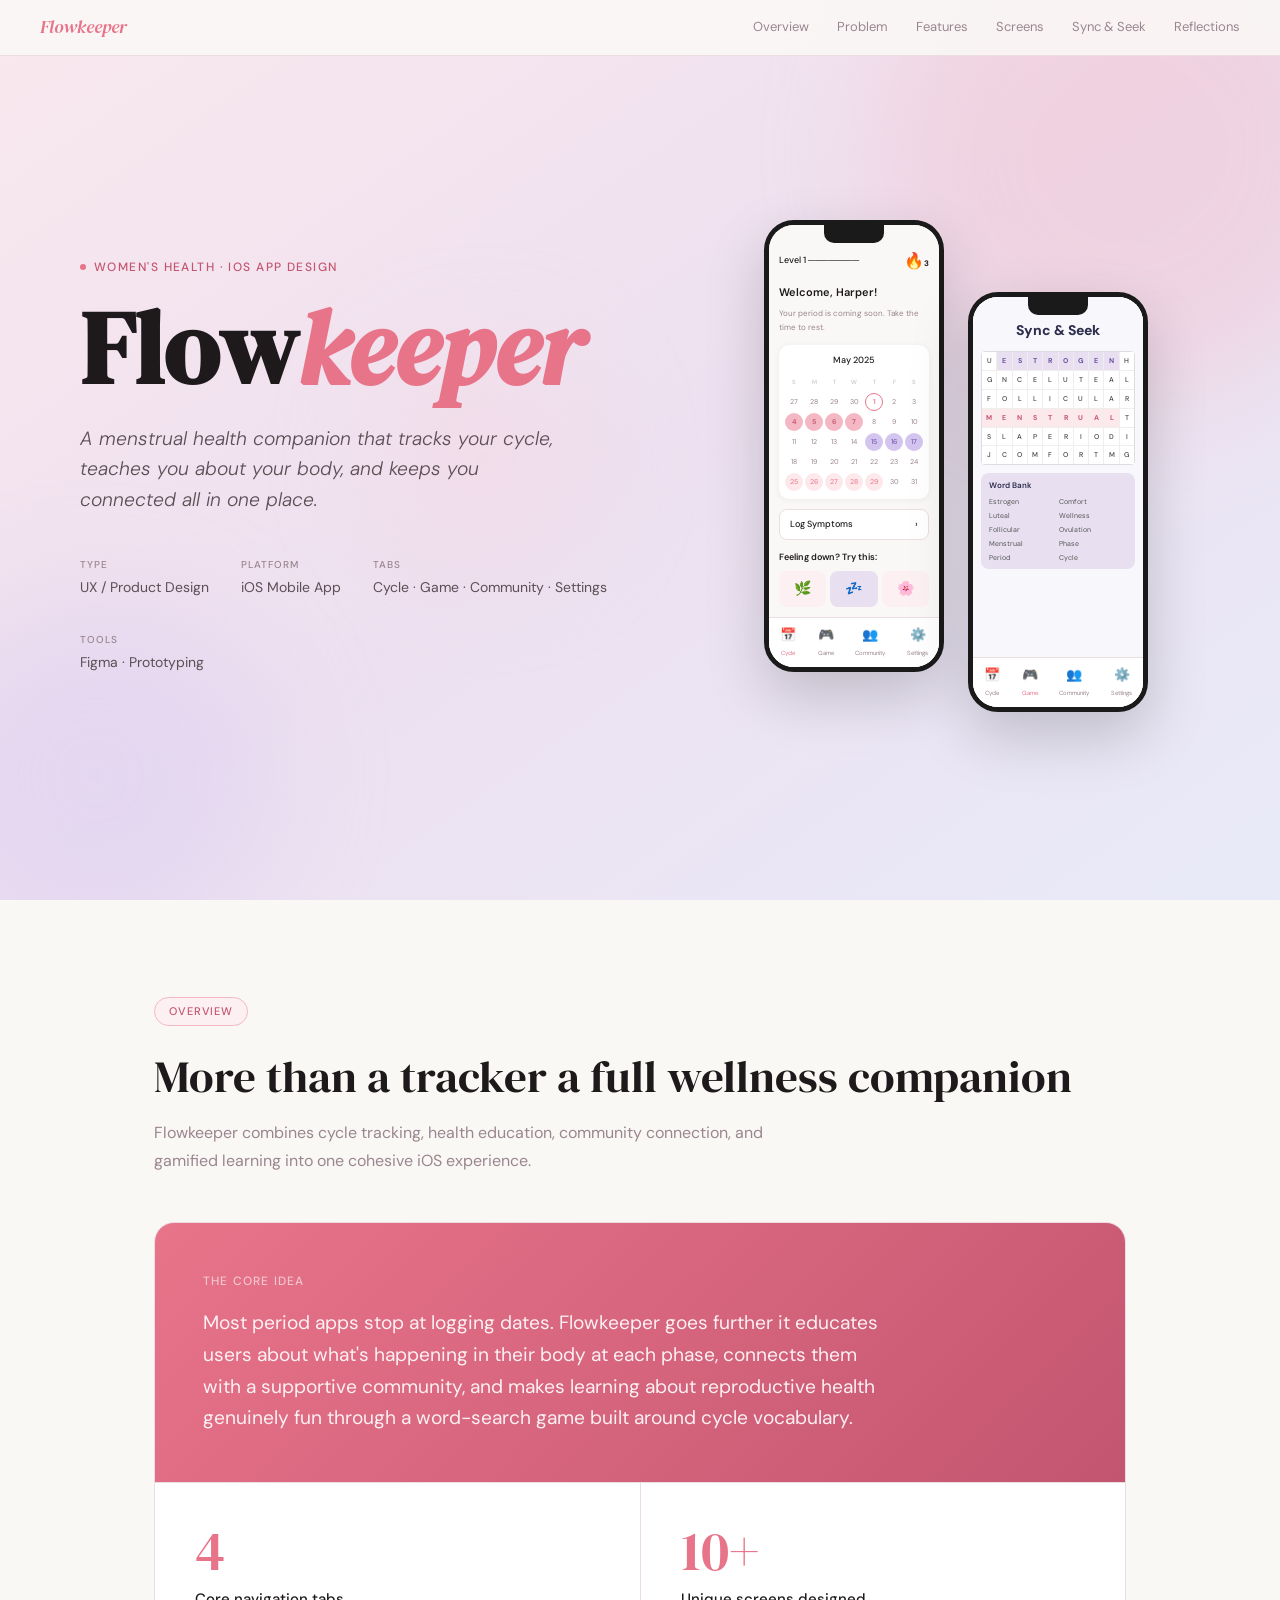
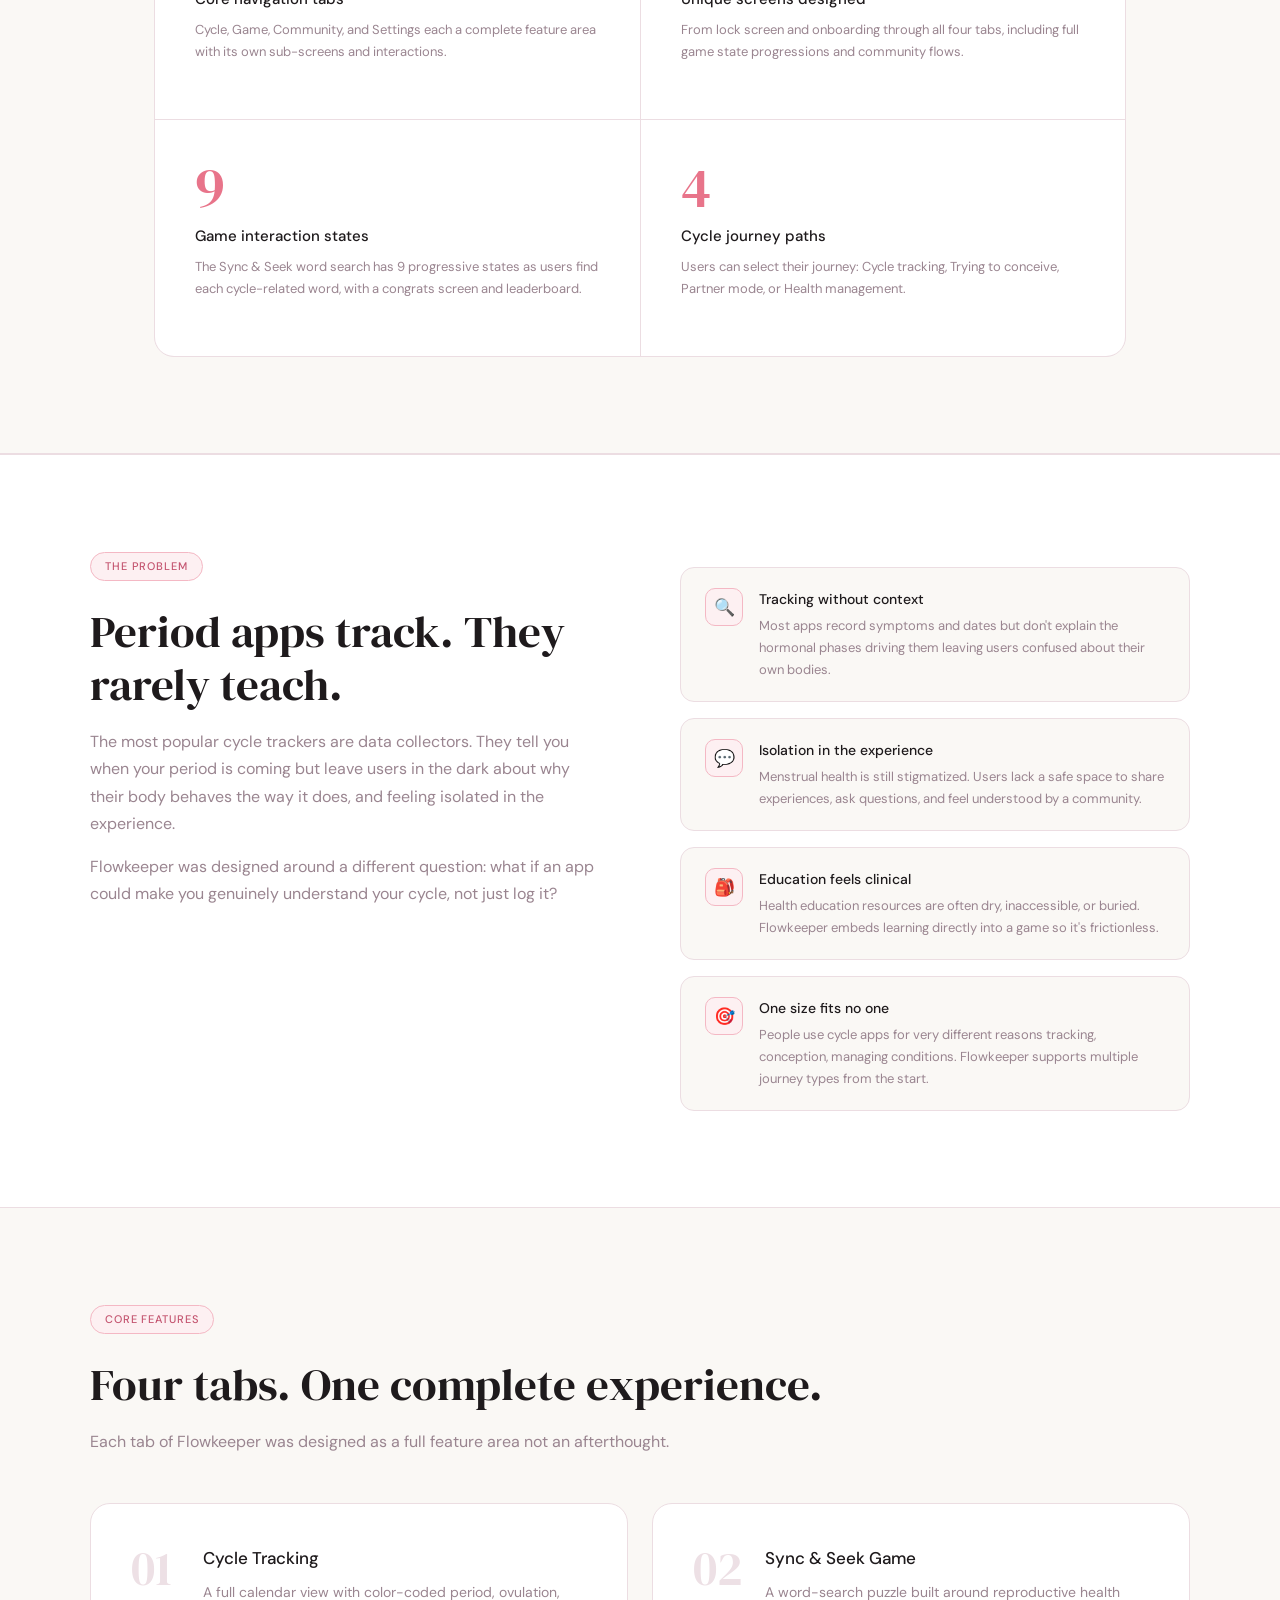
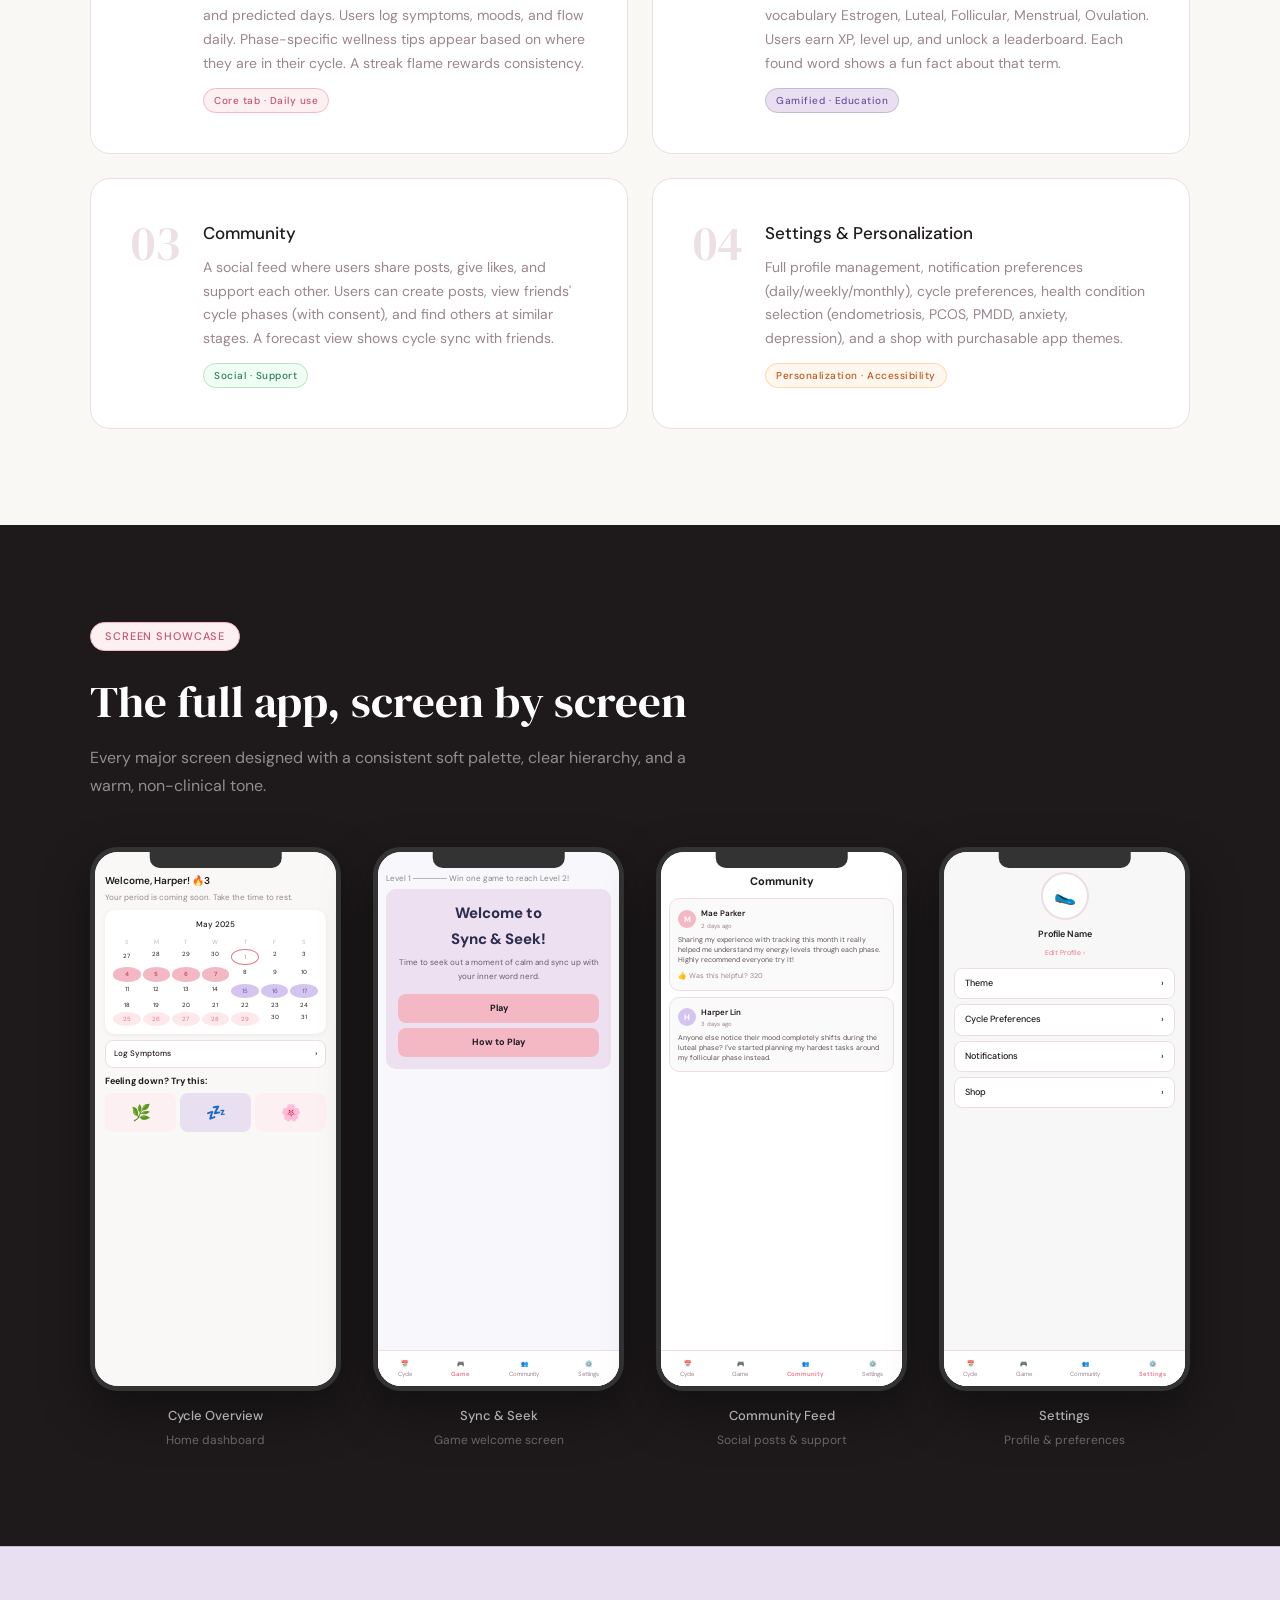
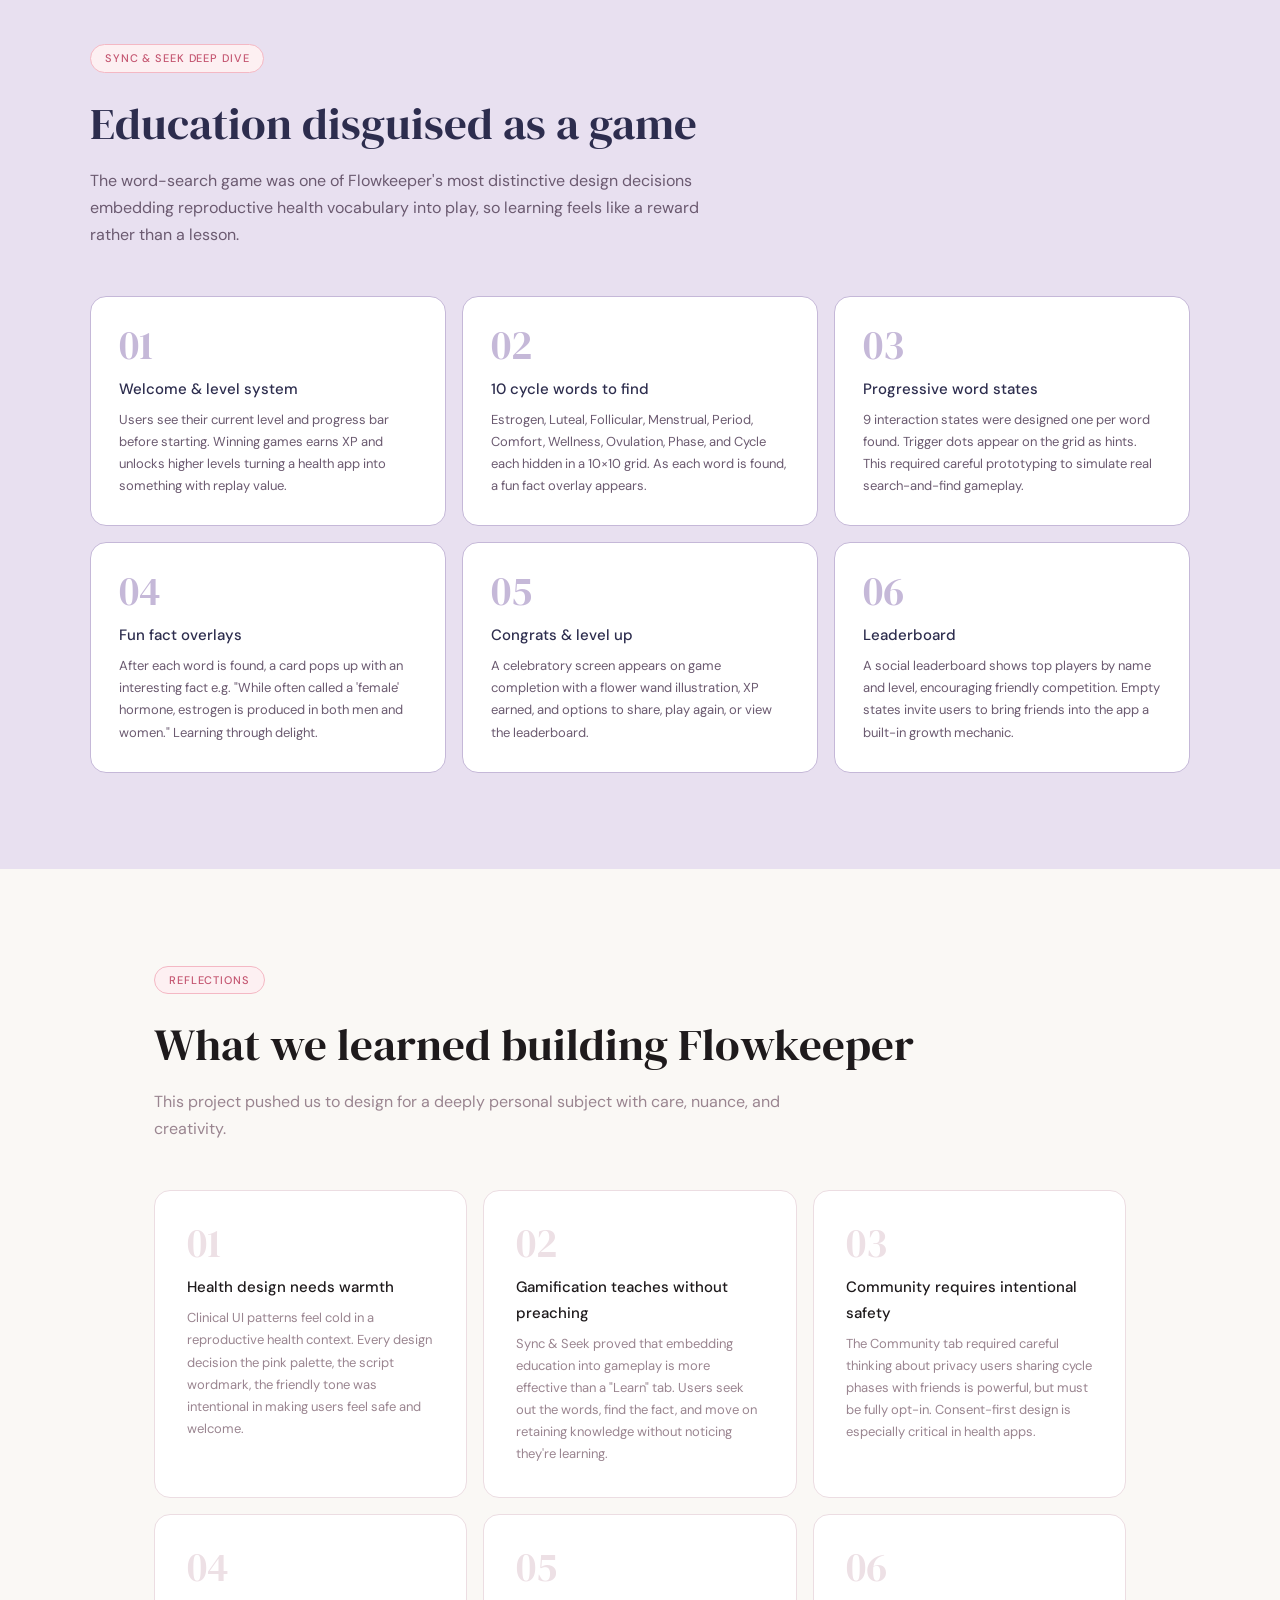
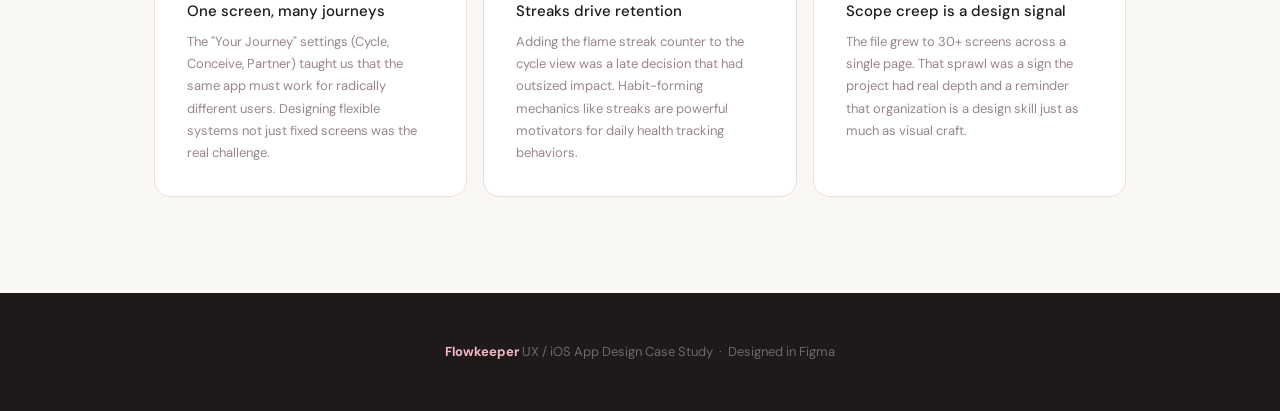
<file: flowkeeper-case-study.html>
<!DOCTYPE html>
<html lang="en">
<head>
<meta charset="UTF-8">
<meta name="viewport" content="width=device-width, initial-scale=1.0">
<title>Flowkeeper UX Case Study</title>
<link href="https://fonts.googleapis.com/css2?family=DM+Serif+Display:ital@0;1&family=DM+Sans:ital,wght@0,300;0,400;0,500;1,300&display=swap" rel="stylesheet">
<style>
 *, *::before, *::after { box-sizing: border-box; margin: 0; padding: 0; }

 :root {
  --pink:    #e8748a;
  --pink-light: #f4b8c4;
  --pink-pale:  #fdf0f2;
  --pink-dark:  #c45570;
  --mauve:    #d4a5b5;
  --mauve-light: #ede0e5;
  --lavender:  #e8e0f0;
  --lavender-mid:#c5b8d8;
  --cream:    #faf8f5;
  --white:    #ffffff;
  --text:    #1e1a1c;
  --text-mid:  #5c4f55;
  --text-muted: #9a8590;
  --border:   #ecdde2;
  --card:    #ffffff;
 }

 html { scroll-behavior: smooth; }

 body {
  font-family: 'DM Sans', sans-serif;
  background: var(--cream);
  color: var(--text);
  font-size: 16px;
  line-height: 1.7;
 }

 /* — NAV — */
 nav {
  position: fixed;
  top: 0; left: 0; right: 0;
  z-index: 100;
  background: rgba(250,248,245,0.9);
  backdrop-filter: blur(14px);
  border-bottom: 1px solid var(--border);
  height: 56px;
  display: flex;
  align-items: center;
  justify-content: space-between;
  padding: 0 2.5rem;
 }

.nav-brand {
  font-family: 'DM Serif Display', serif;
  font-size: 18px;
  color: var(--pink);
  font-style: italic;
 }

.nav-links {
  list-style: none;
  display: flex;
  gap: 1.75rem;
  font-size: 13px;
  color: var(--text-muted);
 }

.nav-links a { text-decoration: none; color: inherit; transition: color.2s; }
.nav-links a:hover { color: var(--pink); }

 /* — HERO — */
.hero {
  min-height: 100vh;
  background: linear-gradient(145deg, #f9e8ed 0%, #ede0f0 50%, #e8eaf8 100%);
  display: flex;
  align-items: center;
  padding: 7rem 5rem 5rem;
  position: relative;
  overflow: hidden;
 }

.hero-blobs {
  position: absolute;
  inset: 0;
  pointer-events: none;
 }

.blob {
  position: absolute;
  border-radius: 50%;
  filter: blur(60px);
  opacity: 0.35;
 }

.b1 { width: 500px; height: 500px; background: #f4b8c4; top: -100px; right: -100px; }
.b2 { width: 350px; height: 350px; background: #d4c5f0; bottom: -50px; left: -80px; }
.b3 { width: 200px; height: 200px; background: #f9d4dc; top: 40%; left: 30%; }

.hero-left {
  flex: 1;
  z-index: 1;
  max-width: 620px;
 }

.hero-eyebrow {
  font-size: 12px;
  font-weight: 500;
  letter-spacing: 0.12em;
  text-transform: uppercase;
  color: var(--pink-dark);
  margin-bottom: 1.25rem;
  display: flex;
  align-items: center;
  gap: 8px;
 }

.eyebrow-dot {
  width: 6px; height: 6px;
  border-radius: 50%;
  background: var(--pink);
 }

.hero-title {
  font-family: 'DM Serif Display', serif;
  font-size: clamp(4rem, 8vw, 7rem);
  line-height: 1;
  color: var(--text);
  margin-bottom: 0.5rem;
 }

.hero-title em {
  font-style: italic;
  color: var(--pink);
 }

.hero-tagline {
  font-size: 1.2rem;
  color: var(--text-mid);
  margin: 1.5rem 0 2.5rem;
  font-style: italic;
  font-weight: 300;
  max-width: 480px;
  line-height: 1.6;
 }

.hero-meta {
  display: flex;
  flex-wrap: wrap;
  gap: 2rem;
 }

.meta-item { display: flex; flex-direction: column; gap: 3px; }

.meta-label {
  font-size: 10px;
  font-weight: 500;
  letter-spacing: 0.1em;
  text-transform: uppercase;
  color: var(--text-muted);
 }

.meta-value {
  font-size: 14px;
  color: var(--text-mid);
 }

.hero-right {
  flex: 0 0 auto;
  z-index: 1;
  display: flex;
  gap: 1.5rem;
  align-items: flex-end;
  margin-left: 4rem;
 }

 /* — PHONE MOCKUP — */
.phone {
  width: 180px;
  background: var(--white);
  border-radius: 30px;
  border: 5px solid #1a1a1a;
  box-shadow: 0 24px 60px rgba(0,0,0,0.18), inset 0 0 0 1px rgba(255,255,255,0.6);
  overflow: hidden;
  position: relative;
  flex-shrink: 0;
 }

.phone.tall { transform: translateY(-20px); }
.phone.short { transform: translateY(20px); }

.phone-notch {
  width: 60px; height: 18px;
  background: #1a1a1a;
  border-radius: 0 0 10px 10px;
  position: absolute;
  top: 0; left: 50%;
  transform: translateX(-50%);
  z-index: 10;
 }

.phone-inner {
  width: 100%;
  background: #faf8f6;
  overflow: hidden;
 }

 /* Cycle screen mini */
.cycle-screen {
  padding: 22px 10px 10px;
  display: flex;
  flex-direction: column;
  gap: 6px;
  min-height: 360px;
 }

.cs-status {
  display: flex;
  justify-content: space-between;
  align-items: center;
  margin-bottom: 2px;
 }

.cs-level {
  font-size: 9px;
  font-weight: 500;
  color: var(--text);
 }

.cs-flame { font-size: 16px; }

.cs-welcome { font-size: 11px; font-weight: 600; color: var(--text); }
.cs-sub { font-size: 8px; color: var(--text-muted); margin-bottom: 4px; }

.cal-grid {
  background: white;
  border-radius: 10px;
  padding: 8px 6px;
  box-shadow: 0 1px 6px rgba(0,0,0,0.06);
 }

.cal-header {
  font-size: 9px;
  font-weight: 500;
  text-align: center;
  color: var(--text);
  margin-bottom: 5px;
 }

.cal-days {
  display: grid;
  grid-template-columns: repeat(7, 1fr);
  gap: 2px;
  text-align: center;
 }

.cal-day {
  font-size: 7px;
  color: var(--text-muted);
  padding: 2px 0;
  border-radius: 50%;
  aspect-ratio: 1;
  display: flex;
  align-items: center;
  justify-content: center;
 }

.cal-day.period { background: #f4b8c4; color: var(--pink-dark); font-weight: 600; }
.cal-day.today { border: 1.5px solid var(--pink); color: var(--pink); font-weight: 600; }
.cal-day.predicted { background: #fde8ec; color: var(--pink); }
.cal-day.ovulation { background: #d4c5f0; color: #6b4fa0; }

.log-btn {
  background: white;
  border: 1px solid var(--border);
  border-radius: 8px;
  padding: 7px 10px;
  font-size: 9px;
  font-weight: 500;
  color: var(--text);
  display: flex;
  justify-content: space-between;
  align-items: center;
  margin-top: 4px;
 }

 /* Game screen mini */
.game-screen {
  padding: 22px 8px 8px;
  min-height: 360px;
  background: #f8f7fb;
 }

.game-title {
  font-size: 14px;
  font-weight: 800;
  text-align: center;
  color: #2d2d4e;
  margin-bottom: 8px;
 }

.word-grid {
  display: grid;
  grid-template-columns: repeat(10, 1fr);
  gap: 1px;
  background: #eee;
  border: 1px solid #ddd;
  border-radius: 4px;
  font-size: 7px;
  font-weight: 500;
  color: #444;
  text-align: center;
  margin-bottom: 8px;
 }

.wg-cell {
  background: white;
  padding: 3px 1px;
  display: flex;
  align-items: center;
  justify-content: center;
 }

.wg-cell.hi { background: var(--lavender); color: #6b4fa0; font-weight: 700; }
.wg-cell.hi2 { background: #fde8ec; color: var(--pink-dark); font-weight: 700; }

.word-bank {
  background: var(--lavender);
  border-radius: 8px;
  padding: 6px 8px;
 }

.wb-title { font-size: 8px; font-weight: 600; color: #2d2d4e; margin-bottom: 3px; }

.wb-words {
  display: grid;
  grid-template-columns: 1fr 1fr;
  gap: 2px;
  font-size: 7px;
  color: #555;
 }

 /* Community mini */
.community-screen {
  padding: 22px 8px 8px;
  min-height: 360px;
  background: white;
 }

.comm-header {
  font-size: 13px;
  font-weight: 700;
  text-align: center;
  color: var(--text);
  margin-bottom: 8px;
 }

.comm-card {
  border: 1px solid var(--border);
  border-radius: 10px;
  padding: 8px;
  margin-bottom: 6px;
  background: #fafafa;
 }

.comm-user {
  display: flex;
  align-items: center;
  gap: 5px;
  margin-bottom: 4px;
 }

.comm-avatar {
  width: 18px; height: 18px;
  border-radius: 50%;
  background: var(--pink-light);
  display: flex;
  align-items: center;
  justify-content: center;
  font-size: 8px;
  color: white;
  font-weight: 600;
 }

.comm-name { font-size: 8px; font-weight: 600; color: var(--text); }
.comm-time { font-size: 7px; color: var(--text-muted); }
.comm-body { font-size: 7px; color: var(--text-mid); line-height: 1.4; }

 /* Settings mini */
.settings-screen {
  padding: 22px 10px 10px;
  min-height: 360px;
  background: #f8f7f7;
  display: flex;
  flex-direction: column;
  gap: 5px;
  align-items: center;
 }

.settings-avatar {
  width: 52px; height: 52px;
  border-radius: 50%;
  border: 2px solid var(--border);
  background: white;
  display: flex;
  align-items: center;
  justify-content: center;
  font-size: 20px;
  margin-bottom: 2px;
 }

.settings-name { font-size: 10px; font-weight: 600; color: var(--text); }
.settings-edit { font-size: 8px; color: var(--pink); margin-bottom: 6px; }

.settings-row {
  width: 100%;
  background: white;
  border: 1px solid var(--border);
  border-radius: 8px;
  padding: 8px 10px;
  display: flex;
  justify-content: space-between;
  align-items: center;
  font-size: 9px;
  font-weight: 500;
  color: var(--text);
 }

 /* Bottom nav mini */
.phone-nav {
  display: flex;
  justify-content: space-around;
  padding: 6px 0 8px;
  background: white;
  border-top: 1px solid var(--border);
 }

.pn-item {
  display: flex;
  flex-direction: column;
  align-items: center;
  gap: 2px;
  font-size: 6px;
  color: var(--text-muted);
 }

.pn-item.active { color: var(--pink); }
.pn-icon { font-size: 13px; }

 /* — SECTIONS — */
 section {
  padding: 6rem 4rem;
  max-width: 1100px;
  margin: 0 auto;
 }

.section-tag {
  display: inline-block;
  font-size: 11px;
  font-weight: 500;
  letter-spacing: 0.08em;
  text-transform: uppercase;
  color: var(--pink-dark);
  background: var(--pink-pale);
  border: 1px solid var(--pink-light);
  padding: 4px 14px;
  border-radius: 100px;
  margin-bottom: 1.5rem;
 }

 h2 {
  font-family: 'DM Serif Display', serif;
  font-size: clamp(2rem, 4vw, 2.8rem);
  font-weight: 400;
  line-height: 1.2;
  margin-bottom: 1rem;
  color: var(--text);
 }

 h3 {
  font-size: 15px;
  font-weight: 500;
  color: var(--text);
  margin-bottom: 0.4rem;
 }

 p {
  color: var(--text-muted);
  margin-bottom: 1rem;
  max-width: 640px;
 }

.divider {
  border: none;
  border-top: 1px solid var(--border);
  margin: 0;
 }

 /* — OVERVIEW GRID — */
.overview-grid {
  display: grid;
  grid-template-columns: 1fr 1fr;
  gap: 1px;
  background: var(--border);
  border: 1px solid var(--border);
  border-radius: 20px;
  overflow: hidden;
  margin-top: 3rem;
 }

.ov-cell {
  background: var(--white);
  padding: 2.5rem;
 }

.ov-cell.hero-cell {
  grid-column: span 2;
  background: linear-gradient(135deg, var(--pink) 0%, var(--pink-dark) 100%);
  padding: 3rem;
 }

.ov-cell.hero-cell h3 {
  font-size: 12px;
  letter-spacing: 0.1em;
  text-transform: uppercase;
  color: rgba(255,255,255,0.6);
  margin-bottom: 1rem;
  font-weight: 500;
 }

.ov-cell.hero-cell p {
  color: rgba(255,255,255,0.9);
  font-size: 1.2rem;
  line-height: 1.65;
  max-width: 680px;
  margin: 0;
 }

.stat-big {
  font-family: 'DM Serif Display', serif;
  font-size: 3.5rem;
  line-height: 1;
  color: var(--pink);
  margin-bottom: 0.5rem;
 }

 /* — PROBLEM — */
.problem-section {
  background: var(--white);
  border-top: 1px solid var(--border);
  border-bottom: 1px solid var(--border);
  padding: 6rem 4rem;
  max-width: 100%;
 }

.problem-inner {
  max-width: 1100px;
  margin: 0 auto;
  display: grid;
  grid-template-columns: 1fr 1fr;
  gap: 5rem;
  align-items: start;
 }

.insight-cards {
  display: flex;
  flex-direction: column;
  gap: 1rem;
  margin-top: 1rem;
 }

.insight-card {
  border: 1px solid var(--border);
  border-radius: 14px;
  padding: 1.25rem 1.5rem;
  background: var(--cream);
  display: flex;
  gap: 1rem;
  align-items: flex-start;
 }

.ic-icon {
  width: 38px; height: 38px;
  border-radius: 10px;
  background: var(--pink-pale);
  border: 1px solid var(--pink-light);
  display: flex;
  align-items: center;
  justify-content: center;
  font-size: 17px;
  flex-shrink: 0;
 }

.insight-card h3 { font-size: 14px; margin-bottom: 3px; }
.insight-card p { font-size: 13px; margin: 0; max-width: none; }

 /* — FEATURES — */
.features-section {
  background: var(--cream);
  padding: 6rem 4rem;
  max-width: 100%;
 }

.features-inner { max-width: 1100px; margin: 0 auto; }

.features-grid {
  display: grid;
  grid-template-columns: repeat(2, 1fr);
  gap: 1.5rem;
  margin-top: 3rem;
 }

.feature-card {
  background: var(--white);
  border: 1px solid var(--border);
  border-radius: 20px;
  padding: 2.5rem;
  display: flex;
  gap: 1.5rem;
 }

.feature-num {
  font-family: 'DM Serif Display', serif;
  font-size: 3rem;
  color: var(--mauve-light);
  line-height: 1;
  flex-shrink: 0;
  width: 48px;
 }

.feature-card h3 { font-size: 17px; margin-bottom: 0.5rem; }
.feature-card p { font-size: 14px; max-width: none; margin: 0; }

.feature-tag {
  display: inline-block;
  font-size: 10px;
  font-weight: 500;
  padding: 3px 10px;
  border-radius: 100px;
  margin-top: 0.75rem;
  letter-spacing: 0.05em;
 }

 /* — SCREENS — */
.screens-section {
  background: #1e1a1c;
  padding: 6rem 4rem;
  max-width: 100%;
 }

.screens-inner { max-width: 1100px; margin: 0 auto; }

.screens-section.section-tag {
  background: rgba(255,255,255,0.08);
  color: rgba(255,255,255,0.55);
  border-color: rgba(255,255,255,0.15);
 }

.screens-section h2 { color: white; }
.screens-section >.screens-inner > p { color: rgba(255,255,255,0.5); }

.screens-row {
  display: flex;
  gap: 2rem;
  margin-top: 3rem;
  align-items: flex-end;
  flex-wrap: wrap;
 }

.screen-card {
  flex: 1;
  min-width: 200px;
 }

.screen-frame {
  background: white;
  border-radius: 28px;
  border: 5px solid #333;
  overflow: hidden;
  box-shadow: 0 20px 50px rgba(0,0,0,0.4);
  position: relative;
  width: 100%;
  aspect-ratio: 9/19.5;
 }

.screen-frame img {
  width: 100%;
  height: 100%;
  object-fit: cover;
  object-position: top;
 }

.screen-notch {
  position: absolute;
  top: 0; left: 50%;
  transform: translateX(-50%);
  width: 55%; height: 16px;
  background: #333;
  border-radius: 0 0 10px 10px;
  z-index: 5;
 }

.screen-label {
  font-size: 13px;
  font-weight: 500;
  color: rgba(255,255,255,0.8);
  text-align: center;
  margin-top: 14px;
 }

.screen-sublabel {
  font-size: 12px;
  color: rgba(255,255,255,0.35);
  text-align: center;
  margin-top: 3px;
 }

 /* — GAME DEEP DIVE — */
.game-section {
  background: var(--lavender);
  border-top: 1px solid var(--lavender-mid);
  padding: 6rem 4rem;
  max-width: 100%;
 }

.game-inner { max-width: 1100px; margin: 0 auto; }

.game-section.section-tag {
  background: white;
  color: #6b4fa0;
  border-color: var(--lavender-mid);
 }

.game-section h2 { color: #2d2d4e; }
.game-section >.game-inner > p { color: #6b5a70; }

.game-steps {
  display: grid;
  grid-template-columns: repeat(3, 1fr);
  gap: 1rem;
  margin-top: 3rem;
 }

.game-step {
  background: white;
  border-radius: 16px;
  padding: 1.75rem;
  border: 1px solid var(--lavender-mid);
 }

.gs-num {
  font-family: 'DM Serif Display', serif;
  font-size: 2.5rem;
  color: var(--lavender-mid);
  line-height: 1;
  margin-bottom: 0.75rem;
 }

.game-step h3 { font-size: 15px; color: #2d2d4e; margin-bottom: 0.4rem; }
.game-step p { font-size: 13px; color: #6b5a70; max-width: none; margin: 0; }

 /* — REFLECTIONS — */
.reflect-grid {
  display: grid;
  grid-template-columns: repeat(3, 1fr);
  gap: 1rem;
  margin-top: 3rem;
 }

.reflect-card {
  background: var(--white);
  border: 1px solid var(--border);
  border-radius: 16px;
  padding: 2rem;
 }

.reflect-num {
  font-family: 'DM Serif Display', serif;
  font-size: 2.5rem;
  color: var(--mauve-light);
  line-height: 1;
  margin-bottom: 0.75rem;
 }

.reflect-card h3 { font-size: 15px; margin-bottom: 0.4rem; }
.reflect-card p { font-size: 13px; max-width: none; margin: 0; }

 /* — FOOTER — */
 footer {
  background: #1e1a1c;
  color: rgba(255,255,255,0.35);
  text-align: center;
  padding: 3rem 2rem;
  font-size: 13px;
 }

 footer strong { color: var(--pink-light); }

 /* — ANIMATIONS — */
 @keyframes fadeUp {
  from { opacity: 0; transform: translateY(24px); }
  to  { opacity: 1; transform: translateY(0); }
 }

.hero-eyebrow { animation: fadeUp 0.7s ease both; }
.hero-title  { animation: fadeUp 0.7s 0.1s ease both; }
.hero-tagline { animation: fadeUp 0.7s 0.2s ease both; }
.hero-meta  { animation: fadeUp 0.7s 0.3s ease both; }
.hero-right  { animation: fadeUp 0.9s 0.2s ease both; }

 @media (max-width: 900px) {
 .hero { flex-direction: column; padding: 7rem 2rem 4rem; gap: 3rem; }
 .hero-right { margin: 0; }
  section,.problem-inner { padding: 4rem 1.5rem; grid-template-columns: 1fr; }
 .overview-grid,.features-grid,.game-steps,.reflect-grid { grid-template-columns: 1fr; }
 .ov-cell.hero-cell { grid-column: span 1; }
 .nav-links { display: none; }
 }
</style>
</head>
<body>

<!-- NAV -->
<nav>
 <div class="nav-brand">Flowkeeper</div>
 <ul class="nav-links">
  <li><a href="#overview">Overview</a></li>
  <li><a href="#problem">Problem</a></li>
  <li><a href="#features">Features</a></li>
  <li><a href="#screens">Screens</a></li>
  <li><a href="#game">Sync &amp; Seek</a></li>
  <li><a href="#reflections">Reflections</a></li>
 </ul>
</nav>

<!-- HERO -->
<div class="hero">
 <div class="hero-blobs">
  <div class="blob b1"></div>
  <div class="blob b2"></div>
  <div class="blob b3"></div>
 </div>

 <div class="hero-left">
  <div class="hero-eyebrow"><div class="eyebrow-dot"></div> Women's Health &middot; iOS App Design</div>
  <h1 class="hero-title">Flow<em>keeper</em></h1>
  <p class="hero-tagline">A menstrual health companion that tracks your cycle, teaches you about your body, and keeps you connected all in one place.</p>
  <div class="hero-meta">
   <div class="meta-item">
    <span class="meta-label">Type</span>
    <span class="meta-value">UX / Product Design</span>
   </div>
   <div class="meta-item">
    <span class="meta-label">Platform</span>
    <span class="meta-value">iOS Mobile App</span>
   </div>
   <div class="meta-item">
    <span class="meta-label">Tabs</span>
    <span class="meta-value">Cycle &middot; Game &middot; Community &middot; Settings</span>
   </div>
   <div class="meta-item">
    <span class="meta-label">Tools</span>
    <span class="meta-value">Figma &middot; Prototyping</span>
   </div>
  </div>
 </div>

 <div class="hero-right">
  <!-- Cycle phone -->
  <div class="phone tall">
   <div class="phone-notch"></div>
   <div class="phone-inner">
    <div class="cycle-screen">
     <div class="cs-status">
      <div>
       <div class="cs-level">Level 1 &#9472;&#9472;&#9472;&#9472;&#9472;&#9472;&#9472;&#9472;</div>
      </div>
      <div class="cs-flame">&#128293;<span style="font-size:8px;font-weight:700;">3</span></div>
     </div>
     <div class="cs-welcome">Welcome, Harper!</div>
     <div class="cs-sub">Your period is coming soon. Take the time to rest.</div>
     <div class="cal-grid">
      <div class="cal-header">May 2025</div>
      <div class="cal-days">
       <div class="cal-day" style="font-size:6px;color:#bbb;">S</div>
       <div class="cal-day" style="font-size:6px;color:#bbb;">M</div>
       <div class="cal-day" style="font-size:6px;color:#bbb;">T</div>
       <div class="cal-day" style="font-size:6px;color:#bbb;">W</div>
       <div class="cal-day" style="font-size:6px;color:#bbb;">T</div>
       <div class="cal-day" style="font-size:6px;color:#bbb;">F</div>
       <div class="cal-day" style="font-size:6px;color:#bbb;">S</div>
       <div class="cal-day">27</div><div class="cal-day">28</div><div class="cal-day">29</div><div class="cal-day">30</div><div class="cal-day today">1</div><div class="cal-day">2</div><div class="cal-day">3</div>
       <div class="cal-day period">4</div><div class="cal-day period">5</div><div class="cal-day period">6</div><div class="cal-day period">7</div><div class="cal-day">8</div><div class="cal-day">9</div><div class="cal-day">10</div>
       <div class="cal-day">11</div><div class="cal-day">12</div><div class="cal-day">13</div><div class="cal-day">14</div><div class="cal-day ovulation">15</div><div class="cal-day ovulation">16</div><div class="cal-day ovulation">17</div>
       <div class="cal-day">18</div><div class="cal-day">19</div><div class="cal-day">20</div><div class="cal-day">21</div><div class="cal-day">22</div><div class="cal-day">23</div><div class="cal-day">24</div>
       <div class="cal-day predicted">25</div><div class="cal-day predicted">26</div><div class="cal-day predicted">27</div><div class="cal-day predicted">28</div><div class="cal-day predicted">29</div><div class="cal-day">30</div><div class="cal-day">31</div>
      </div>
     </div>
     <div class="log-btn">Log Symptoms <span>&#8250;</span></div>
     <div style="font-size:9px;font-weight:600;color:var(--text);margin-top:4px;">Feeling down? Try this:</div>
     <div style="display:flex;gap:4px;">
      <div style="flex:1;background:var(--pink-pale);border-radius:8px;padding:6px;text-align:center;font-size:14px;">&#127807;</div>
      <div style="flex:1;background:var(--lavender);border-radius:8px;padding:6px;text-align:center;font-size:14px;">&#128164;</div>
      <div style="flex:1;background:var(--pink-pale);border-radius:8px;padding:6px;text-align:center;font-size:14px;">&#127800;</div>
     </div>
    </div>
    <div class="phone-nav">
     <div class="pn-item active"><div class="pn-icon">&#128197;</div>Cycle</div>
     <div class="pn-item"><div class="pn-icon">&#127918;</div>Game</div>
     <div class="pn-item"><div class="pn-icon">&#128101;</div>Community</div>
     <div class="pn-item"><div class="pn-icon">&#9881;&#65039;</div>Settings</div>
    </div>
   </div>
  </div>

  <!-- Game phone -->
  <div class="phone short">
   <div class="phone-notch"></div>
   <div class="phone-inner">
    <div class="game-screen">
     <div class="game-title">Sync &amp; Seek</div>
     <div class="word-grid">
      <div class="wg-cell">U</div><div class="wg-cell hi">E</div><div class="wg-cell hi">S</div><div class="wg-cell hi">T</div><div class="wg-cell hi">R</div><div class="wg-cell hi">O</div><div class="wg-cell hi">G</div><div class="wg-cell hi">E</div><div class="wg-cell hi">N</div><div class="wg-cell">H</div>
      <div class="wg-cell">G</div><div class="wg-cell">N</div><div class="wg-cell">C</div><div class="wg-cell">E</div><div class="wg-cell">L</div><div class="wg-cell">U</div><div class="wg-cell">T</div><div class="wg-cell">E</div><div class="wg-cell">A</div><div class="wg-cell">L</div>
      <div class="wg-cell">F</div><div class="wg-cell">O</div><div class="wg-cell">L</div><div class="wg-cell">L</div><div class="wg-cell">I</div><div class="wg-cell">C</div><div class="wg-cell">U</div><div class="wg-cell">L</div><div class="wg-cell">A</div><div class="wg-cell">R</div>
      <div class="wg-cell hi2">M</div><div class="wg-cell hi2">E</div><div class="wg-cell hi2">N</div><div class="wg-cell hi2">S</div><div class="wg-cell hi2">T</div><div class="wg-cell hi2">R</div><div class="wg-cell hi2">U</div><div class="wg-cell hi2">A</div><div class="wg-cell hi2">L</div><div class="wg-cell">T</div>
      <div class="wg-cell">S</div><div class="wg-cell">L</div><div class="wg-cell">A</div><div class="wg-cell">P</div><div class="wg-cell">E</div><div class="wg-cell">R</div><div class="wg-cell">I</div><div class="wg-cell">O</div><div class="wg-cell">D</div><div class="wg-cell">I</div>
      <div class="wg-cell">J</div><div class="wg-cell">C</div><div class="wg-cell">O</div><div class="wg-cell">M</div><div class="wg-cell">F</div><div class="wg-cell">O</div><div class="wg-cell">R</div><div class="wg-cell">T</div><div class="wg-cell">M</div><div class="wg-cell">G</div>
     </div>
     <div class="word-bank">
      <div class="wb-title">Word Bank</div>
      <div class="wb-words">
       <div>Estrogen</div><div>Comfort</div>
       <div>Luteal</div><div>Wellness</div>
       <div>Follicular</div><div>Ovulation</div>
       <div>Menstrual</div><div>Phase</div>
       <div>Period</div><div>Cycle</div>
      </div>
     </div>
    </div>
    <div class="phone-nav">
     <div class="pn-item"><div class="pn-icon">&#128197;</div>Cycle</div>
     <div class="pn-item active"><div class="pn-icon">&#127918;</div>Game</div>
     <div class="pn-item"><div class="pn-icon">&#128101;</div>Community</div>
     <div class="pn-item"><div class="pn-icon">&#9881;&#65039;</div>Settings</div>
    </div>
   </div>
  </div>
 </div>
</div>

<!-- OVERVIEW -->
<section id="overview">
 <div class="section-tag">Overview</div>
 <h2>More than a tracker a full wellness companion</h2>
 <p>Flowkeeper combines cycle tracking, health education, community connection, and gamified learning into one cohesive iOS experience.</p>

 <div class="overview-grid">
  <div class="ov-cell hero-cell">
   <h3>The core idea</h3>
   <p>Most period apps stop at logging dates. Flowkeeper goes further it educates users about what's happening in their body at each phase, connects them with a supportive community, and makes learning about reproductive health genuinely fun through a word-search game built around cycle vocabulary.</p>
  </div>
  <div class="ov-cell">
   <div class="stat-big">4</div>
   <h3>Core navigation tabs</h3>
   <p style="font-size:13px;max-width:none;">Cycle, Game, Community, and Settings each a complete feature area with its own sub-screens and interactions.</p>
  </div>
  <div class="ov-cell">
   <div class="stat-big">10+</div>
   <h3>Unique screens designed</h3>
   <p style="font-size:13px;max-width:none;">From lock screen and onboarding through all four tabs, including full game state progressions and community flows.</p>
  </div>
  <div class="ov-cell">
   <div class="stat-big">9</div>
   <h3>Game interaction states</h3>
   <p style="font-size:13px;max-width:none;">The Sync &amp; Seek word search has 9 progressive states as users find each cycle-related word, with a congrats screen and leaderboard.</p>
  </div>
  <div class="ov-cell">
   <div class="stat-big">4</div>
   <h3>Cycle journey paths</h3>
   <p style="font-size:13px;max-width:none;">Users can select their journey: Cycle tracking, Trying to conceive, Partner mode, or Health management.</p>
  </div>
 </div>
</section>

<hr class="divider">

<!-- PROBLEM -->
<div class="problem-section" id="problem">
 <div class="problem-inner">
  <div>
   <div class="section-tag">The Problem</div>
   <h2>Period apps track. They rarely teach.</h2>
   <p>The most popular cycle trackers are data collectors. They tell you when your period is coming but leave users in the dark about why their body behaves the way it does, and feeling isolated in the experience.</p>
   <p>Flowkeeper was designed around a different question: what if an app could make you genuinely understand your cycle, not just log it?</p>
  </div>
  <div class="insight-cards">
   <div class="insight-card">
    <div class="ic-icon">&#128269;</div>
    <div>
     <h3>Tracking without context</h3>
     <p>Most apps record symptoms and dates but don't explain the hormonal phases driving them leaving users confused about their own bodies.</p>
    </div>
   </div>
   <div class="insight-card">
    <div class="ic-icon">&#128172;&#65039;</div>
    <div>
     <h3>Isolation in the experience</h3>
     <p>Menstrual health is still stigmatized. Users lack a safe space to share experiences, ask questions, and feel understood by a community.</p>
    </div>
   </div>
   <div class="insight-card">
    <div class="ic-icon">&#127890;</div>
    <div>
     <h3>Education feels clinical</h3>
     <p>Health education resources are often dry, inaccessible, or buried. Flowkeeper embeds learning directly into a game so it's frictionless.</p>
    </div>
   </div>
   <div class="insight-card">
    <div class="ic-icon">&#127919;</div>
    <div>
     <h3>One size fits no one</h3>
     <p>People use cycle apps for very different reasons tracking, conception, managing conditions. Flowkeeper supports multiple journey types from the start.</p>
    </div>
   </div>
  </div>
 </div>
</div>

<!-- FEATURES -->
<div class="features-section" id="features">
 <div class="features-inner">
  <div class="section-tag">Core Features</div>
  <h2>Four tabs. One complete experience.</h2>
  <p>Each tab of Flowkeeper was designed as a full feature area not an afterthought.</p>

  <div class="features-grid">
   <div class="feature-card">
    <div class="feature-num">01</div>
    <div>
     <h3>Cycle Tracking</h3>
     <p>A full calendar view with color-coded period, ovulation, and predicted days. Users log symptoms, moods, and flow daily. Phase-specific wellness tips appear based on where they are in their cycle. A streak flame rewards consistency.</p>
     <span class="feature-tag" style="background:var(--pink-pale);color:var(--pink-dark);border:1px solid var(--pink-light);">Core tab &middot; Daily use</span>
    </div>
   </div>
   <div class="feature-card">
    <div class="feature-num">02</div>
    <div>
     <h3>Sync &amp; Seek Game</h3>
     <p>A word-search puzzle built around reproductive health vocabulary Estrogen, Luteal, Follicular, Menstrual, Ovulation. Users earn XP, level up, and unlock a leaderboard. Each found word shows a fun fact about that term.</p>
     <span class="feature-tag" style="background:var(--lavender);color:#6b4fa0;border:1px solid var(--lavender-mid);">Gamified &middot; Education</span>
    </div>
   </div>
   <div class="feature-card">
    <div class="feature-num">03</div>
    <div>
     <h3>Community</h3>
     <p>A social feed where users share posts, give likes, and support each other. Users can create posts, view friends' cycle phases (with consent), and find others at similar stages. A forecast view shows cycle sync with friends.</p>
     <span class="feature-tag" style="background:#f0fff4;color:#2e7d54;border:1px solid #b7e4c7;">Social &middot; Support</span>
    </div>
   </div>
   <div class="feature-card">
    <div class="feature-num">04</div>
    <div>
     <h3>Settings &amp; Personalization</h3>
     <p>Full profile management, notification preferences (daily/weekly/monthly), cycle preferences, health condition selection (endometriosis, PCOS, PMDD, anxiety, depression), and a shop with purchasable app themes.</p>
     <span class="feature-tag" style="background:#fff7ed;color:#c05621;border:1px solid #fed7aa;">Personalization &middot; Accessibility</span>
    </div>
   </div>
  </div>
 </div>
</div>

<!-- SCREENS -->
<div class="screens-section" id="screens">
 <div class="screens-inner">
  <div class="section-tag">Screen Showcase</div>
  <h2 style="color:white;">The full app, screen by screen</h2>
  <p style="color:rgba(255,255,255,0.5);">Every major screen designed with a consistent soft palette, clear hierarchy, and a warm, non-clinical tone.</p>

  <div class="screens-row">
   <div class="screen-card">
    <div class="screen-frame">
     <div class="screen-notch"></div>
     <div style="width:100%;height:100%;background:#faf8f6;padding:20px 10px 0;overflow:hidden;">
      <div style="font-size:10px;font-weight:600;color:#1e1a1c;margin-bottom:2px;">Welcome, Harper! &#128293;3</div>
      <div style="font-size:8px;color:#9a8590;margin-bottom:6px;">Your period is coming soon. Take the time to rest.</div>
      <div style="background:white;border-radius:10px;padding:8px;box-shadow:0 1px 6px rgba(0,0,0,0.06);margin-bottom:6px;">
       <div style="font-size:8px;font-weight:500;text-align:center;color:#1e1a1c;margin-bottom:5px;">May 2025</div>
       <div style="display:grid;grid-template-columns:repeat(7,1fr);gap:2px;text-align:center;font-size:6px;">
        <div style="color:#bbb;">S</div><div style="color:#bbb;">M</div><div style="color:#bbb;">T</div><div style="color:#bbb;">W</div><div style="color:#bbb;">T</div><div style="color:#bbb;">F</div><div style="color:#bbb;">S</div>
        <div style="padding:2px;border-radius:50%">27</div><div>28</div><div>29</div><div>30</div><div style="border:1px solid #e8748a;border-radius:50%;color:#e8748a;padding:2px;">1</div><div>2</div><div>3</div>
        <div style="background:#f4b8c4;border-radius:50%;padding:2px;color:#c45570;font-weight:700;">4</div>
        <div style="background:#f4b8c4;border-radius:50%;padding:2px;color:#c45570;font-weight:700;">5</div>
        <div style="background:#f4b8c4;border-radius:50%;padding:2px;color:#c45570;font-weight:700;">6</div>
        <div style="background:#f4b8c4;border-radius:50%;padding:2px;color:#c45570;font-weight:700;">7</div>
        <div>8</div><div>9</div><div>10</div>
        <div>11</div><div>12</div><div>13</div><div>14</div>
        <div style="background:#d4c5f0;border-radius:50%;padding:2px;color:#6b4fa0;">15</div>
        <div style="background:#d4c5f0;border-radius:50%;padding:2px;color:#6b4fa0;">16</div>
        <div style="background:#d4c5f0;border-radius:50%;padding:2px;color:#6b4fa0;">17</div>
        <div>18</div><div>19</div><div>20</div><div>21</div><div>22</div><div>23</div><div>24</div>
        <div style="background:#fde8ec;border-radius:50%;padding:2px;color:#e8748a;">25</div>
        <div style="background:#fde8ec;border-radius:50%;padding:2px;color:#e8748a;">26</div>
        <div style="background:#fde8ec;border-radius:50%;padding:2px;color:#e8748a;">27</div>
        <div style="background:#fde8ec;border-radius:50%;padding:2px;color:#e8748a;">28</div>
        <div style="background:#fde8ec;border-radius:50%;padding:2px;color:#e8748a;">29</div>
        <div>30</div><div>31</div>
       </div>
      </div>
      <div style="background:white;border:1px solid #ecdde2;border-radius:8px;padding:6px 8px;font-size:8px;font-weight:500;display:flex;justify-content:space-between;margin-bottom:6px;">Log Symptoms <span>&#8250;</span></div>
      <div style="font-size:9px;font-weight:700;color:#1e1a1c;margin-bottom:4px;">Feeling down? Try this:</div>
      <div style="display:flex;gap:4px;">
       <div style="flex:1;background:#fdf0f2;border-radius:8px;padding:6px;text-align:center;font-size:16px;">&#127807;</div>
       <div style="flex:1;background:#e8e0f0;border-radius:8px;padding:6px;text-align:center;font-size:16px;">&#128164;</div>
       <div style="flex:1;background:#fdf0f2;border-radius:8px;padding:6px;text-align:center;font-size:16px;">&#127800;</div>
      </div>
     </div>
    </div>
    <div class="screen-label">Cycle Overview</div>
    <div class="screen-sublabel">Home dashboard</div>
   </div>

   <div class="screen-card">
    <div class="screen-frame">
     <div class="screen-notch"></div>
     <div style="width:100%;height:100%;background:#f8f7fb;padding:20px 8px 0;overflow:hidden;">
      <div style="font-size:8px;color:#888;margin-bottom:4px;">Level 1 &#9472;&#9472;&#9472;&#9472;&#9472;&#9472; Win one game to reach Level 2!</div>
      <div style="background:#ede0f0;border-radius:10px;padding:12px;margin-bottom:8px;">
       <div style="font-size:15px;font-weight:800;text-align:center;color:#2d2d4e;margin-bottom:4px;">Welcome to<br>Sync &amp; Seek!</div>
       <div style="font-size:8px;text-align:center;color:#6b5a70;margin-bottom:10px;">Time to seek out a moment of calm and sync up with your inner word nerd.</div>
       <div style="background:#f4b8c4;border-radius:8px;padding:7px;font-size:9px;font-weight:700;text-align:center;color:#1e1a1c;margin-bottom:5px;">Play</div>
       <div style="background:#f4b8c4;border-radius:8px;padding:7px;font-size:9px;font-weight:700;text-align:center;color:#1e1a1c;">How to Play</div>
      </div>
      <div style="display:flex;justify-content:space-around;background:white;border-top:1px solid #ecdde2;padding:8px 0 6px;position:absolute;bottom:0;left:0;right:0;">
       <div style="text-align:center;font-size:6px;color:#9a8590;">&#128197;<br>Cycle</div>
       <div style="text-align:center;font-size:6px;color:#e8748a;font-weight:600;">&#127918;<br>Game</div>
       <div style="text-align:center;font-size:6px;color:#9a8590;">&#128101;<br>Community</div>
       <div style="text-align:center;font-size:6px;color:#9a8590;">&#9881;&#65039;<br>Settings</div>
      </div>
     </div>
    </div>
    <div class="screen-label">Sync &amp; Seek</div>
    <div class="screen-sublabel">Game welcome screen</div>
   </div>

   <div class="screen-card">
    <div class="screen-frame">
     <div class="screen-notch"></div>
     <div style="width:100%;height:100%;background:white;padding:20px 8px 0;overflow:hidden;">
      <div style="font-size:11px;font-weight:700;text-align:center;color:#1e1a1c;margin-bottom:8px;">Community</div>
      <div style="border:1px solid #ecdde2;border-radius:10px;padding:8px;margin-bottom:6px;background:#fafafa;">
       <div style="display:flex;align-items:center;gap:5px;margin-bottom:4px;">
        <div style="width:18px;height:18px;border-radius:50%;background:#f4b8c4;display:flex;align-items:center;justify-content:center;font-size:8px;color:white;font-weight:700;">M</div>
        <div>
         <div style="font-size:8px;font-weight:600;color:#1e1a1c;">Mae Parker</div>
         <div style="font-size:6px;color:#9a8590;">2 days ago</div>
        </div>
       </div>
       <div style="font-size:7px;color:#5c4f55;line-height:1.4;">Sharing my experience with tracking this month it really helped me understand my energy levels through each phase. Highly recommend everyone try it!</div>
       <div style="font-size:7px;color:#9a8590;margin-top:5px;">&#128077; Was this helpful? 320</div>
      </div>
      <div style="border:1px solid #ecdde2;border-radius:10px;padding:8px;background:#fafafa;">
       <div style="display:flex;align-items:center;gap:5px;margin-bottom:4px;">
        <div style="width:18px;height:18px;border-radius:50%;background:#d4c5f0;display:flex;align-items:center;justify-content:center;font-size:8px;color:white;font-weight:700;">H</div>
        <div>
         <div style="font-size:8px;font-weight:600;color:#1e1a1c;">Harper Lin</div>
         <div style="font-size:6px;color:#9a8590;">3 days ago</div>
        </div>
       </div>
       <div style="font-size:7px;color:#5c4f55;line-height:1.4;">Anyone else notice their mood completely shifts during the luteal phase? I've started planning my hardest tasks around my follicular phase instead.</div>
      </div>
      <div style="display:flex;justify-content:space-around;background:white;border-top:1px solid #ecdde2;padding:8px 0 6px;position:absolute;bottom:0;left:0;right:0;">
       <div style="text-align:center;font-size:6px;color:#9a8590;">&#128197;<br>Cycle</div>
       <div style="text-align:center;font-size:6px;color:#9a8590;">&#127918;<br>Game</div>
       <div style="text-align:center;font-size:6px;color:#e8748a;font-weight:600;">&#128101;<br>Community</div>
       <div style="text-align:center;font-size:6px;color:#9a8590;">&#9881;&#65039;<br>Settings</div>
      </div>
     </div>
    </div>
    <div class="screen-label">Community Feed</div>
    <div class="screen-sublabel">Social posts &amp; support</div>
   </div>

   <div class="screen-card">
    <div class="screen-frame">
     <div class="screen-notch"></div>
     <div style="width:100%;height:100%;background:#f8f7f7;padding:20px 10px 0;overflow:hidden;display:flex;flex-direction:column;align-items:center;gap:5px;">
      <div style="width:48px;height:48px;border-radius:50%;border:2px solid #ecdde2;background:white;display:flex;align-items:center;justify-content:center;font-size:18px;margin-bottom:2px;">&#129407;</div>
      <div style="font-size:9px;font-weight:600;color:#1e1a1c;">Profile Name</div>
      <div style="font-size:7px;color:#e8748a;margin-bottom:4px;">Edit Profile &#8250;</div>
      <div style="width:100%;background:white;border:1px solid #ecdde2;border-radius:8px;padding:7px 10px;display:flex;justify-content:space-between;font-size:9px;font-weight:500;color:#1e1a1c;">Theme <span>&#8250;</span></div>
      <div style="width:100%;background:white;border:1px solid #ecdde2;border-radius:8px;padding:7px 10px;display:flex;justify-content:space-between;font-size:9px;font-weight:500;color:#1e1a1c;">Cycle Preferences <span>&#8250;</span></div>
      <div style="width:100%;background:white;border:1px solid #ecdde2;border-radius:8px;padding:7px 10px;display:flex;justify-content:space-between;font-size:9px;font-weight:500;color:#1e1a1c;">Notifications <span>&#8250;</span></div>
      <div style="width:100%;background:white;border:1px solid #ecdde2;border-radius:8px;padding:7px 10px;display:flex;justify-content:space-between;font-size:9px;font-weight:500;color:#1e1a1c;">Shop <span>&#8250;</span></div>
      <div style="display:flex;justify-content:space-around;background:white;border-top:1px solid #ecdde2;padding:8px 0 6px;position:absolute;bottom:0;left:0;right:0;">
       <div style="text-align:center;font-size:6px;color:#9a8590;">&#128197;<br>Cycle</div>
       <div style="text-align:center;font-size:6px;color:#9a8590;">&#127918;<br>Game</div>
       <div style="text-align:center;font-size:6px;color:#9a8590;">&#128101;<br>Community</div>
       <div style="text-align:center;font-size:6px;color:#e8748a;font-weight:600;">&#9881;&#65039;<br>Settings</div>
      </div>
     </div>
    </div>
    <div class="screen-label">Settings</div>
    <div class="screen-sublabel">Profile &amp; preferences</div>
   </div>
  </div>
 </div>
</div>

<!-- GAME DEEP DIVE -->
<div class="game-section" id="game">
 <div class="game-inner">
  <div class="section-tag">Sync &amp; Seek Deep Dive</div>
  <h2>Education disguised as a game</h2>
  <p>The word-search game was one of Flowkeeper's most distinctive design decisions embedding reproductive health vocabulary into play, so learning feels like a reward rather than a lesson.</p>

  <div class="game-steps">
   <div class="game-step">
    <div class="gs-num">01</div>
    <h3>Welcome &amp; level system</h3>
    <p>Users see their current level and progress bar before starting. Winning games earns XP and unlocks higher levels turning a health app into something with replay value.</p>
   </div>
   <div class="game-step">
    <div class="gs-num">02</div>
    <h3>10 cycle words to find</h3>
    <p>Estrogen, Luteal, Follicular, Menstrual, Period, Comfort, Wellness, Ovulation, Phase, and Cycle each hidden in a 10&times;10 grid. As each word is found, a fun fact overlay appears.</p>
   </div>
   <div class="game-step">
    <div class="gs-num">03</div>
    <h3>Progressive word states</h3>
    <p>9 interaction states were designed one per word found. Trigger dots appear on the grid as hints. This required careful prototyping to simulate real search-and-find gameplay.</p>
   </div>
   <div class="game-step">
    <div class="gs-num">04</div>
    <h3>Fun fact overlays</h3>
    <p>After each word is found, a card pops up with an interesting fact e.g. "While often called a 'female' hormone, estrogen is produced in both men and women." Learning through delight.</p>
   </div>
   <div class="game-step">
    <div class="gs-num">05</div>
    <h3>Congrats &amp; level up</h3>
    <p>A celebratory screen appears on game completion with a flower wand illustration, XP earned, and options to share, play again, or view the leaderboard.</p>
   </div>
   <div class="game-step">
    <div class="gs-num">06</div>
    <h3>Leaderboard</h3>
    <p>A social leaderboard shows top players by name and level, encouraging friendly competition. Empty states invite users to bring friends into the app a built-in growth mechanic.</p>
   </div>
  </div>
 </div>
</div>

<!-- REFLECTIONS -->
<section id="reflections">
 <div class="section-tag">Reflections</div>
 <h2>What we learned building Flowkeeper</h2>
 <p>This project pushed us to design for a deeply personal subject with care, nuance, and creativity.</p>

 <div class="reflect-grid">
  <div class="reflect-card">
   <div class="reflect-num">01</div>
   <h3>Health design needs warmth</h3>
   <p>Clinical UI patterns feel cold in a reproductive health context. Every design decision the pink palette, the script wordmark, the friendly tone was intentional in making users feel safe and welcome.</p>
  </div>
  <div class="reflect-card">
   <div class="reflect-num">02</div>
   <h3>Gamification teaches without preaching</h3>
   <p>Sync &amp; Seek proved that embedding education into gameplay is more effective than a "Learn" tab. Users seek out the words, find the fact, and move on retaining knowledge without noticing they're learning.</p>
  </div>
  <div class="reflect-card">
   <div class="reflect-num">03</div>
   <h3>Community requires intentional safety</h3>
   <p>The Community tab required careful thinking about privacy users sharing cycle phases with friends is powerful, but must be fully opt-in. Consent-first design is especially critical in health apps.</p>
  </div>
  <div class="reflect-card">
   <div class="reflect-num">04</div>
   <h3>One screen, many journeys</h3>
   <p>The "Your Journey" settings (Cycle, Conceive, Partner) taught us that the same app must work for radically different users. Designing flexible systems not just fixed screens was the real challenge.</p>
  </div>
  <div class="reflect-card">
   <div class="reflect-num">05</div>
   <h3>Streaks drive retention</h3>
   <p>Adding the flame streak counter to the cycle view was a late decision that had outsized impact. Habit-forming mechanics like streaks are powerful motivators for daily health tracking behaviors.</p>
  </div>
  <div class="reflect-card">
   <div class="reflect-num">06</div>
   <h3>Scope creep is a design signal</h3>
   <p>The file grew to 30+ screens across a single page. That sprawl was a sign the project had real depth and a reminder that organization is a design skill just as much as visual craft.</p>
  </div>
 </div>
</section>

<footer>
 <strong>Flowkeeper</strong> UX / iOS App Design Case Study &nbsp;&middot;&nbsp; Designed in Figma
</footer>

</body>
</html>
</file>
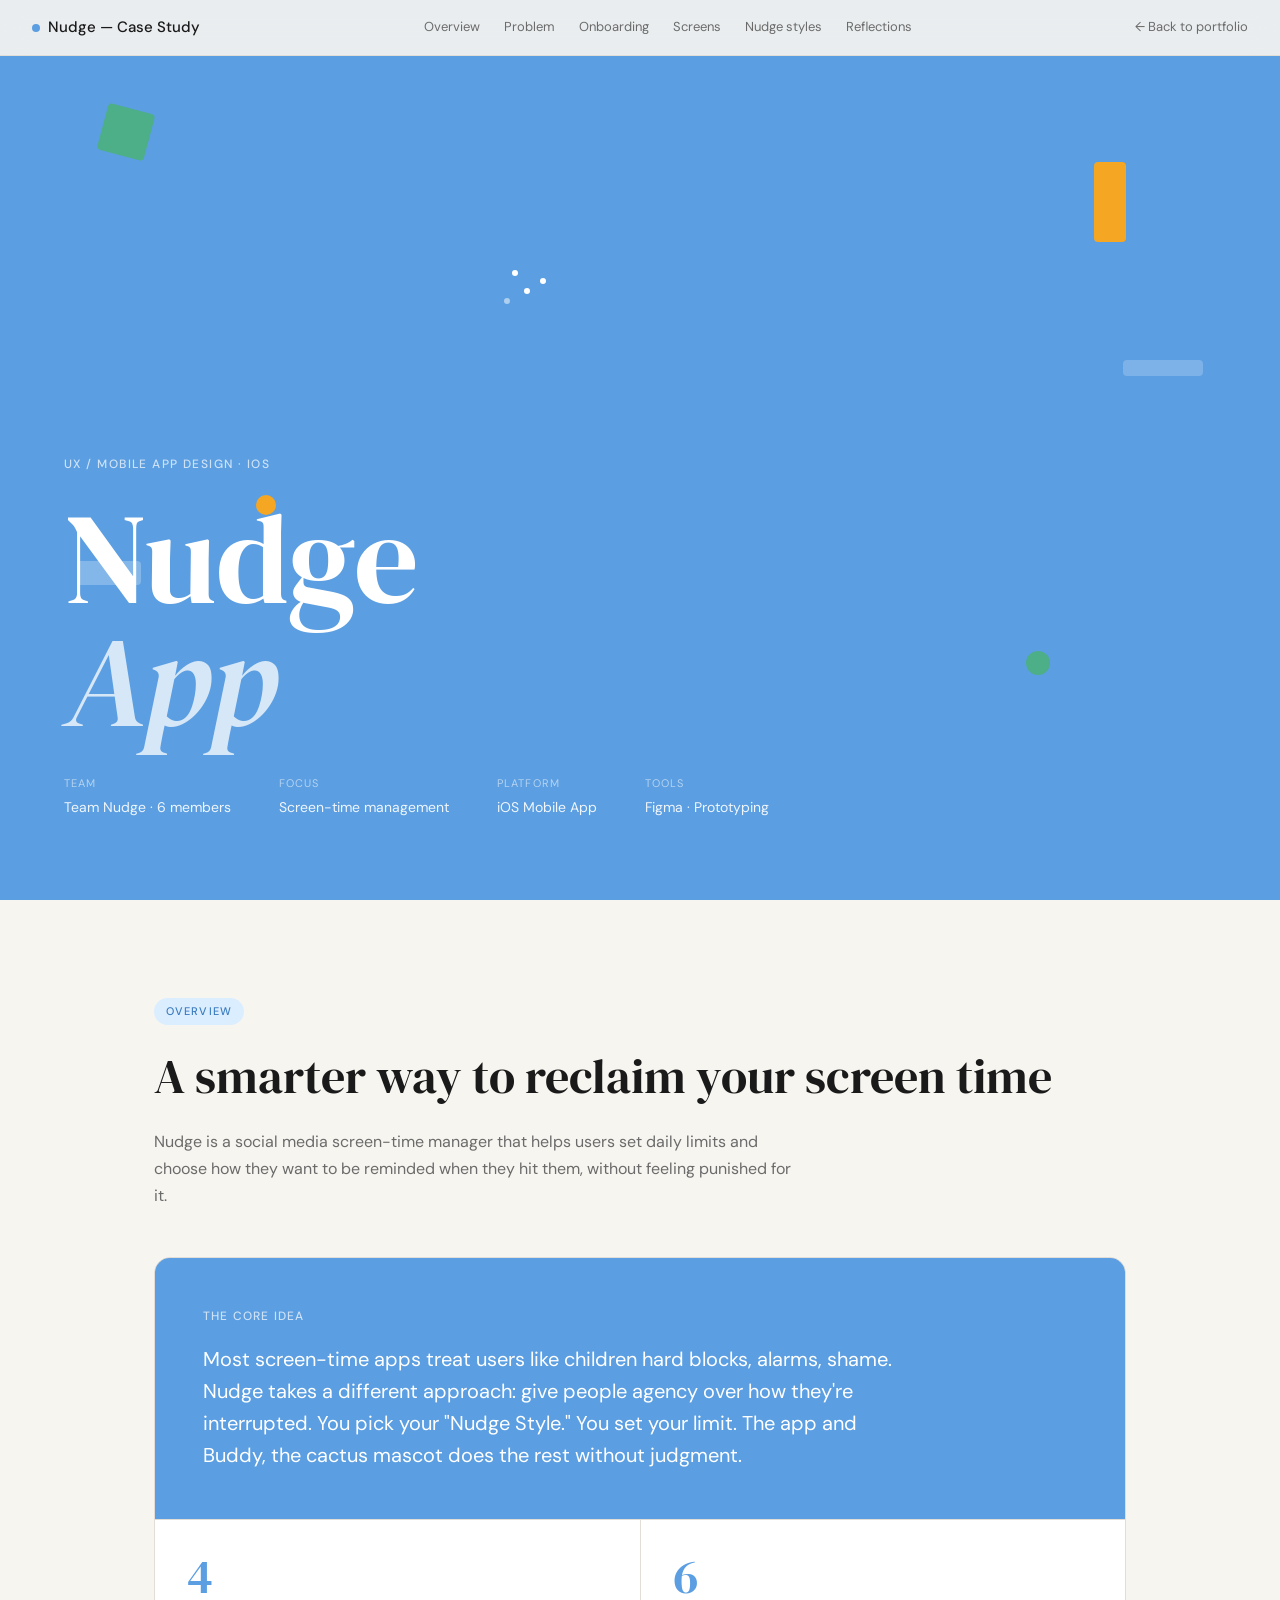
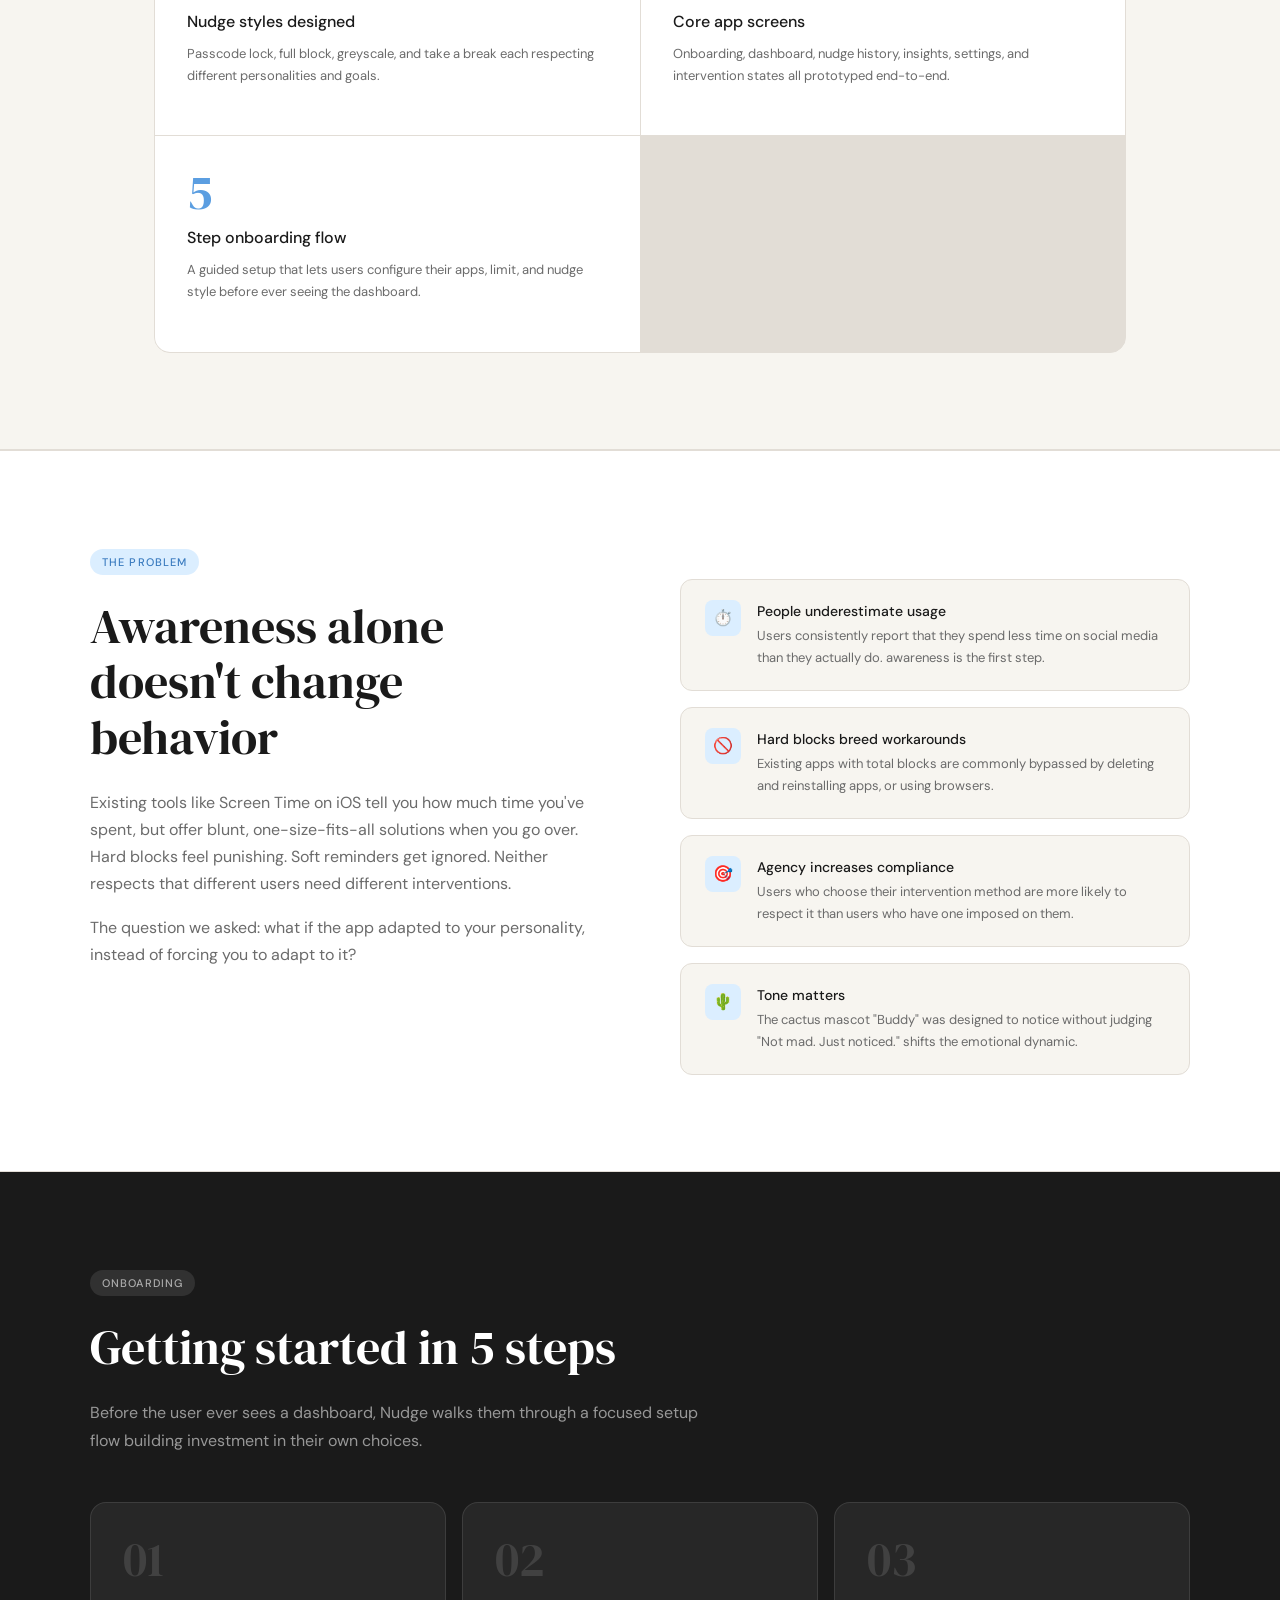
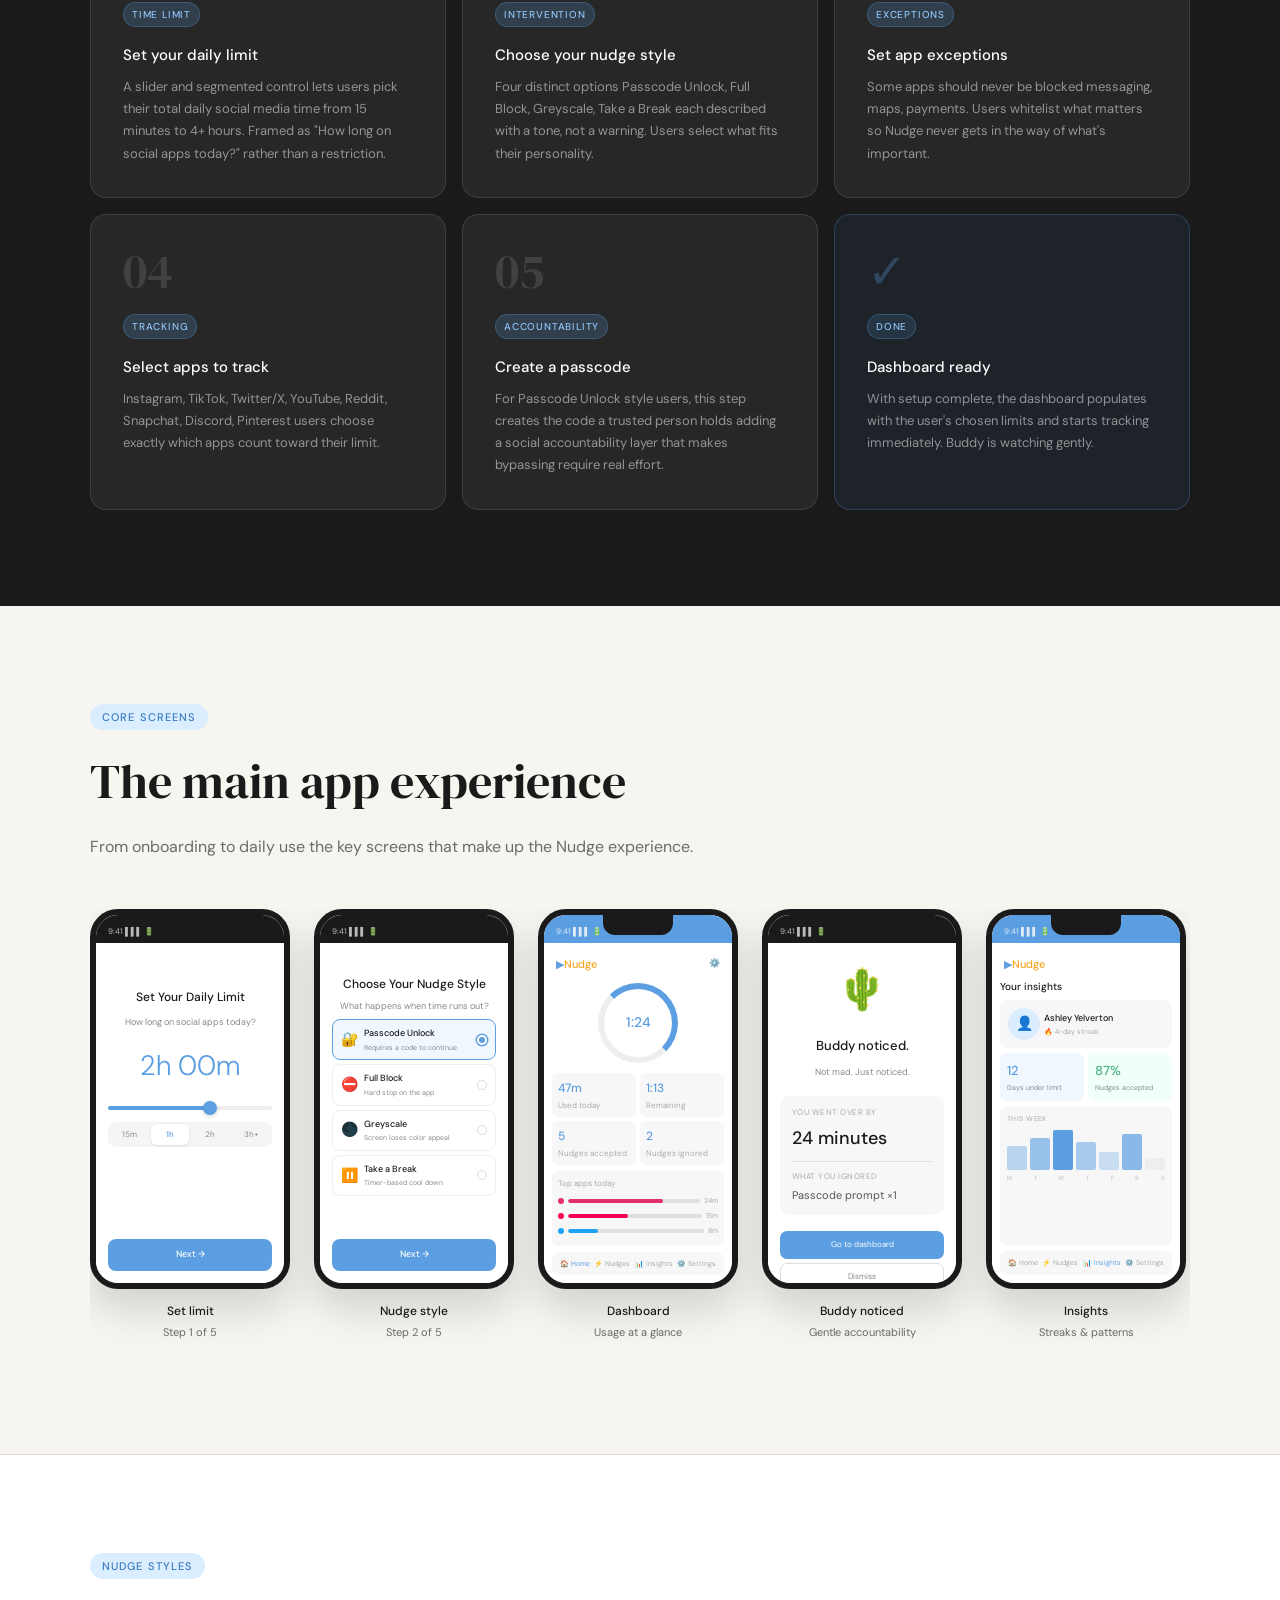
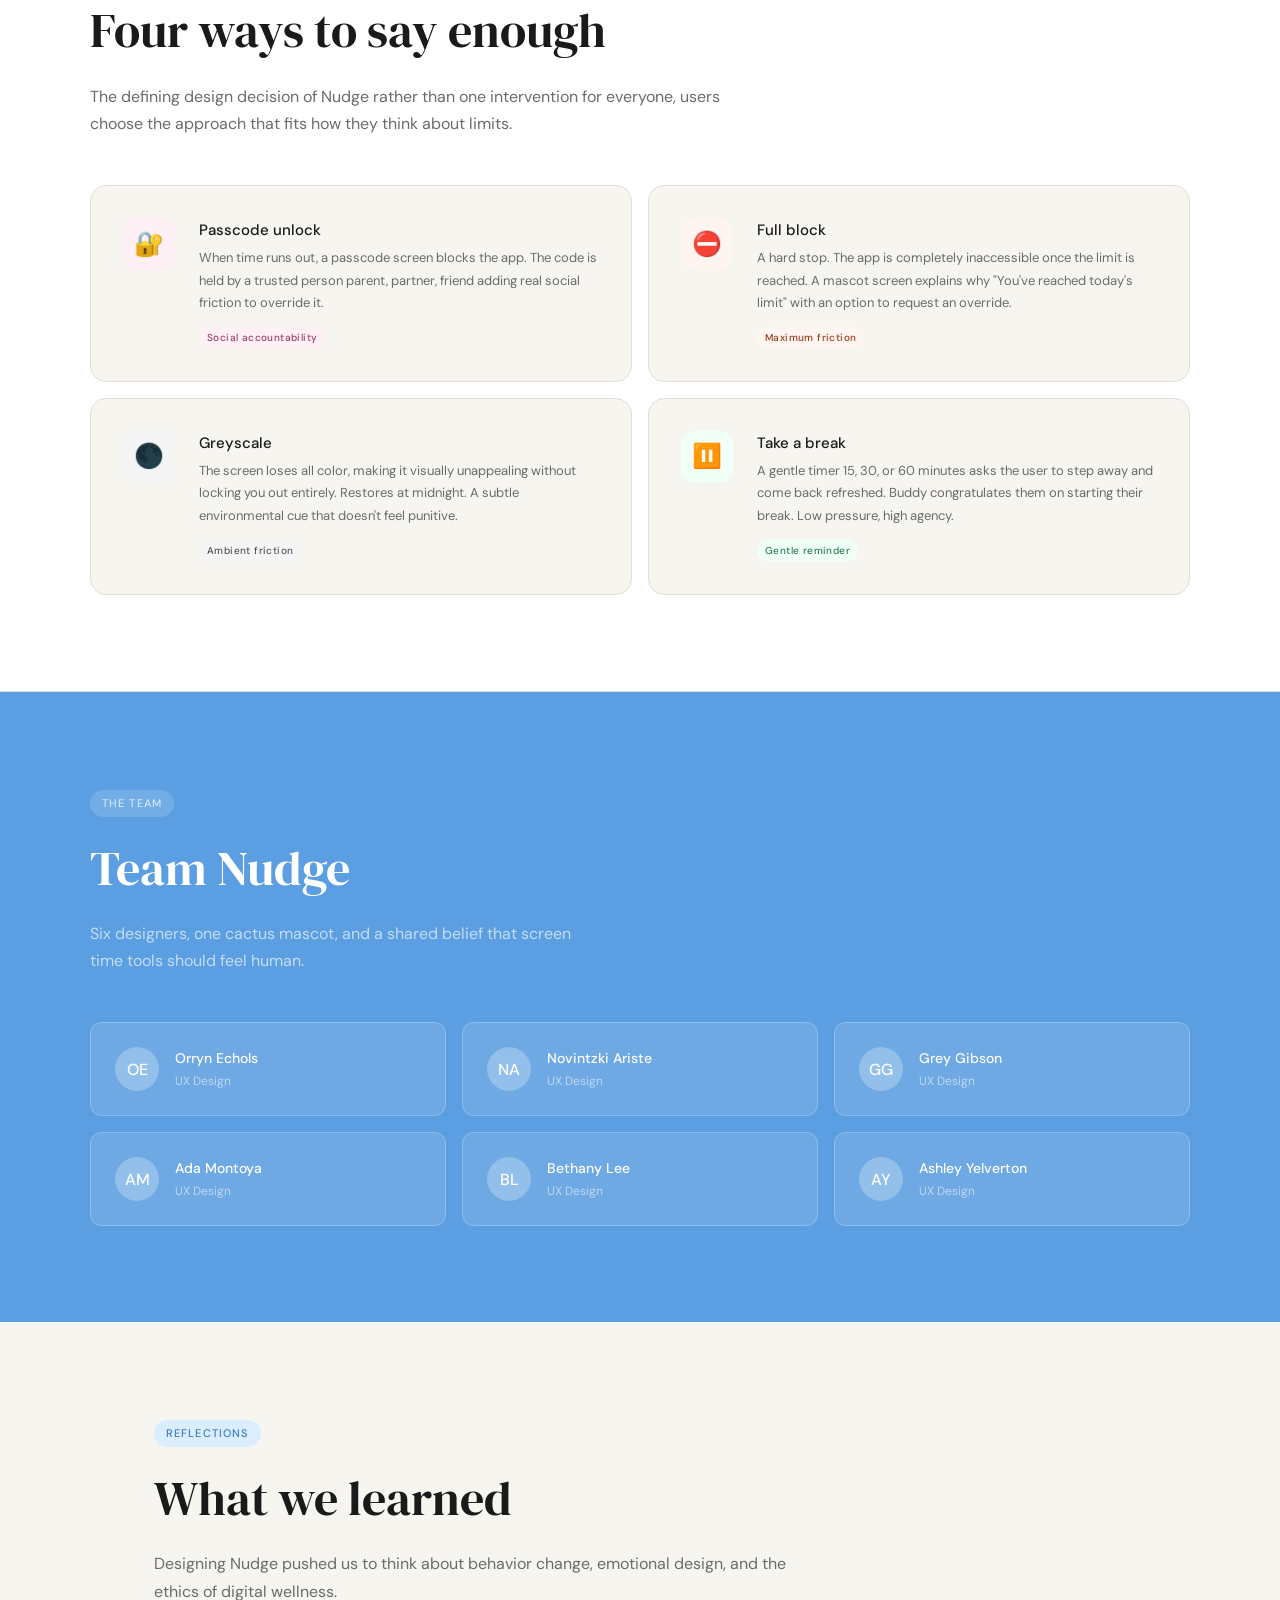
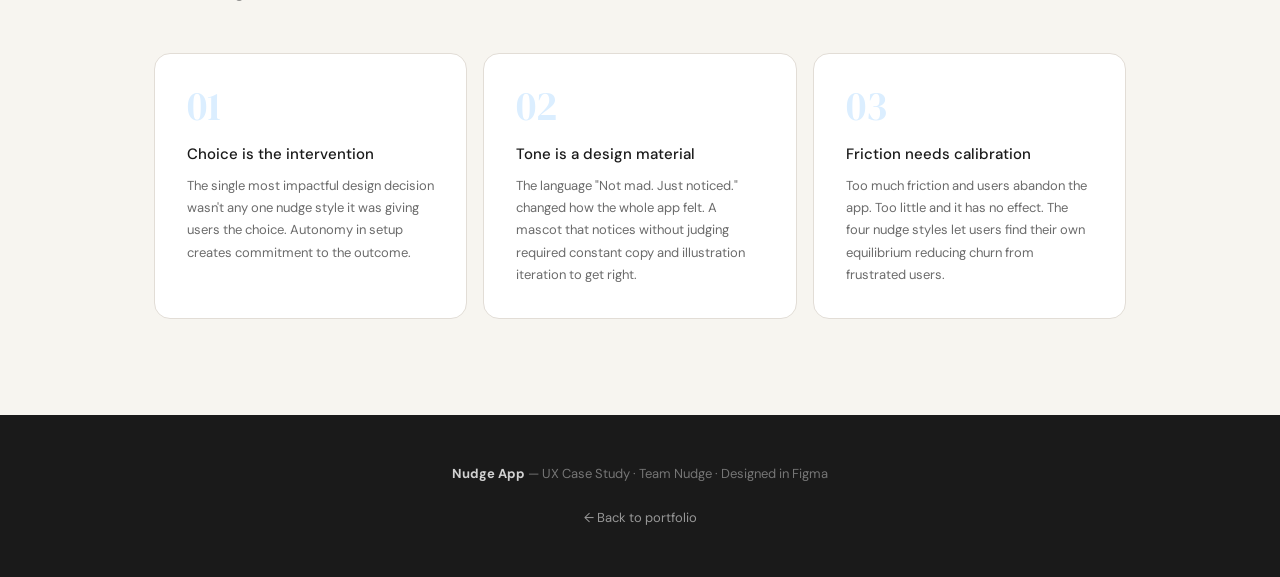
<file: nudge-case-study.html>
<!DOCTYPE html>
<html lang="en">
<head>
<meta charset="UTF-8">
<meta name="viewport" content="width=device-width, initial-scale=1.0">
<title>Nudge — UX Case Study</title>
<link href="https://fonts.googleapis.com/css2?family=DM+Serif+Display:ital@0;1&family=DM+Sans:wght@300;400;500&display=swap" rel="stylesheet">
<style>
  *, *::before, *::after { box-sizing: border-box; margin: 0; padding: 0; }

  :root {
    --blue: #5b9ee1;
    --blue-dark: #3a7bbf;
    --blue-light: #dbeeff;
    --orange: #f5a623;
    --green: #4caf87;
    --text: #1a1a1a;
    --text-muted: #6b6b6b;
    --bg: #f7f5f0;
    --white: #ffffff;
    --border: #e2ddd6;
  }

  html { scroll-behavior: smooth; }

  body {
    font-family: 'DM Sans', sans-serif;
    background: var(--bg);
    color: var(--text);
    font-size: 16px;
    line-height: 1.7;
  }

  /* NAV */
  nav {
    position: fixed;
    top: 0; left: 0; right: 0;
    z-index: 100;
    background: rgba(247,245,240,0.92);
    backdrop-filter: blur(12px);
    border-bottom: 1px solid var(--border);
    padding: 0 2rem;
    height: 56px;
    display: flex;
    align-items: center;
    justify-content: space-between;
  }

  .nav-logo {
    display: flex;
    align-items: center;
    gap: 8px;
    font-weight: 500;
    font-size: 15px;
  }

  .nav-dot {
    width: 8px; height: 8px;
    border-radius: 50%;
    background: var(--blue);
  }

  .nav-links {
    display: flex;
    gap: 1.5rem;
    list-style: none;
    font-size: 13px;
    color: var(--text-muted);
  }

  .nav-links a {
    text-decoration: none;
    color: inherit;
    transition: color 0.2s;
  }

  .nav-links a:hover { color: var(--text); }

  .nav-back {
    text-decoration: none;
    color: var(--text-muted);
    font-size: 13px;
    display: flex;
    align-items: center;
    gap: 6px;
    transition: color 0.2s;
  }

  .nav-back:hover { color: var(--text); }

  /* HERO */
  .hero {
    min-height: 100vh;
    background: var(--blue);
    display: flex;
    flex-direction: column;
    justify-content: flex-end;
    padding: 7rem 4rem 5rem;
    position: relative;
    overflow: hidden;
  }

  .hero-shapes {
    position: absolute;
    inset: 0;
    pointer-events: none;
  }

  .shape {
    position: absolute;
    border-radius: 4px;
  }

  .s1 { width: 48px; height: 48px; background: #4caf87; top: 12%; left: 8%; transform: rotate(15deg); }
  .s2 { width: 32px; height: 80px; background: #f5a623; top: 18%; right: 12%; }
  .s3 { width: 64px; height: 24px; background: rgba(255,255,255,0.25); bottom: 35%; left: 6%; }
  .s4 { width: 24px; height: 24px; background: #4caf87; bottom: 25%; right: 18%; border-radius: 50%; }
  .s5 { width: 80px; height: 16px; background: rgba(255,255,255,0.2); top: 40%; right: 6%; }
  .s6 { width: 20px; height: 20px; background: #f5a623; top: 55%; left: 20%; border-radius: 50%; }
  .s7 {
    width: 6px; height: 6px;
    background: white;
    border-radius: 50%;
    top: 30%; left: 40%;
    box-shadow: 12px 18px 0 white, 28px 8px 0 white, -8px 28px 0 rgba(255,255,255,0.5);
  }

  .hero-label {
    font-size: 12px;
    font-weight: 500;
    letter-spacing: 0.12em;
    text-transform: uppercase;
    color: rgba(255,255,255,0.7);
    margin-bottom: 1.5rem;
  }

  .hero-title {
    font-family: 'DM Serif Display', serif;
    font-size: clamp(4rem, 10vw, 8rem);
    color: white;
    line-height: 0.95;
    margin-bottom: 2rem;
  }

  .hero-title em {
    font-style: italic;
    color: rgba(255,255,255,0.75);
  }

  .hero-meta {
    display: flex;
    gap: 3rem;
    flex-wrap: wrap;
  }

  .meta-item {
    display: flex;
    flex-direction: column;
    gap: 4px;
  }

  .meta-label {
    font-size: 11px;
    letter-spacing: 0.1em;
    text-transform: uppercase;
    color: rgba(255,255,255,0.55);
  }

  .meta-value {
    font-size: 14px;
    color: rgba(255,255,255,0.9);
    font-weight: 400;
  }

  /* SECTIONS */
  section {
    padding: 6rem 4rem;
    max-width: 1100px;
    margin: 0 auto;
  }

  .section-tag {
    display: inline-block;
    font-size: 11px;
    font-weight: 500;
    letter-spacing: 0.1em;
    text-transform: uppercase;
    color: var(--blue-dark);
    background: var(--blue-light);
    padding: 4px 12px;
    border-radius: 100px;
    margin-bottom: 1.5rem;
  }

  h2 {
    font-family: 'DM Serif Display', serif;
    font-size: clamp(2rem, 4vw, 3rem);
    line-height: 1.15;
    margin-bottom: 1.5rem;
    font-weight: 400;
  }

  h3 {
    font-size: 1rem;
    font-weight: 500;
    margin-bottom: 0.5rem;
    color: var(--text);
  }

  p {
    color: var(--text-muted);
    max-width: 640px;
    margin-bottom: 1rem;
  }

  .divider {
    border: none;
    border-top: 1px solid var(--border);
    margin: 0;
  }

  /* OVERVIEW */
  .overview-grid {
    display: grid;
    grid-template-columns: 1fr 1fr;
    gap: 1px;
    background: var(--border);
    border: 1px solid var(--border);
    border-radius: 16px;
    overflow: hidden;
    margin-top: 3rem;
  }

  .overview-cell {
    background: var(--white);
    padding: 2rem;
  }

  .overview-cell:first-child {
    grid-column: span 2;
    background: var(--blue);
    padding: 3rem;
  }

  .overview-cell:first-child h3 {
    color: rgba(255,255,255,0.7);
    font-size: 12px;
    letter-spacing: 0.1em;
    text-transform: uppercase;
    margin-bottom: 1rem;
  }

  .overview-cell:first-child p {
    color: white;
    font-size: 1.25rem;
    line-height: 1.6;
    max-width: 700px;
    margin: 0;
  }

  .stat-big {
    font-family: 'DM Serif Display', serif;
    font-size: 3rem;
    line-height: 1;
    color: var(--blue);
    margin-bottom: 0.5rem;
  }

  /* PROBLEM */
  .problem-section {
    background: var(--white);
    border-top: 1px solid var(--border);
    border-bottom: 1px solid var(--border);
    max-width: 100%;
    padding: 6rem 4rem;
  }

  .problem-inner {
    max-width: 1100px;
    margin: 0 auto;
    display: grid;
    grid-template-columns: 1fr 1fr;
    gap: 5rem;
    align-items: start;
  }

  .insight-cards {
    display: flex;
    flex-direction: column;
    gap: 1rem;
    margin-top: 2rem;
  }

  .insight-card {
    border: 1px solid var(--border);
    border-radius: 12px;
    padding: 1.25rem 1.5rem;
    background: var(--bg);
    display: flex;
    gap: 1rem;
    align-items: flex-start;
  }

  .insight-icon {
    width: 36px;
    height: 36px;
    border-radius: 8px;
    background: var(--blue-light);
    display: flex;
    align-items: center;
    justify-content: center;
    font-size: 16px;
    flex-shrink: 0;
  }

  .insight-card h3 { font-size: 14px; margin-bottom: 2px; }
  .insight-card p { font-size: 13px; margin: 0; max-width: none; }

  /* FLOW */
  .flow-section {
    padding: 6rem 4rem;
    max-width: 100%;
    background: #1a1a1a;
  }

  .flow-inner {
    max-width: 1100px;
    margin: 0 auto;
  }

  .flow-section .section-tag {
    background: rgba(255,255,255,0.1);
    color: rgba(255,255,255,0.6);
  }

  .flow-section h2 {
    color: white;
  }

  .flow-section p {
    color: rgba(255,255,255,0.55);
  }

  .flow-steps {
    display: grid;
    grid-template-columns: repeat(3, 1fr);
    gap: 1rem;
    margin-top: 3rem;
  }

  .flow-step {
    background: rgba(255,255,255,0.06);
    border: 1px solid rgba(255,255,255,0.1);
    border-radius: 16px;
    padding: 2rem;
    position: relative;
  }

  .step-num {
    font-family: 'DM Serif Display', serif;
    font-size: 3rem;
    color: rgba(255,255,255,0.12);
    line-height: 1;
    margin-bottom: 1rem;
  }

  .flow-step h3 {
    color: white;
    font-size: 15px;
    margin-bottom: 0.5rem;
  }

  .flow-step p {
    color: rgba(255,255,255,0.5);
    font-size: 13px;
    max-width: none;
    margin: 0;
  }

  .step-tag {
    display: inline-block;
    font-size: 10px;
    font-weight: 500;
    letter-spacing: 0.08em;
    text-transform: uppercase;
    padding: 3px 8px;
    border-radius: 100px;
    margin-bottom: 1rem;
    background: rgba(91,158,225,0.2);
    color: #90c4f5;
    border: 1px solid rgba(91,158,225,0.3);
  }

  /* SCREENS */
  .screens-section {
    padding: 6rem 4rem;
    max-width: 100%;
    background: var(--bg);
  }

  .screens-inner {
    max-width: 1100px;
    margin: 0 auto;
  }

  .phone-row {
    display: flex;
    gap: 1.5rem;
    margin-top: 3rem;
    overflow-x: auto;
    padding-bottom: 1rem;
  }

  .phone-card {
    flex-shrink: 0;
    width: 200px;
  }

  .phone-frame {
    width: 200px;
    height: 380px;
    background: white;
    border-radius: 28px;
    border: 6px solid #1a1a1a;
    overflow: hidden;
    position: relative;
    box-shadow: 0 20px 40px rgba(0,0,0,0.15);
  }

  .phone-notch {
    width: 70px;
    height: 20px;
    background: #1a1a1a;
    border-radius: 0 0 12px 12px;
    position: absolute;
    top: 0;
    left: 50%;
    transform: translateX(-50%);
    z-index: 10;
  }

  .phone-screen {
    width: 100%;
    height: 100%;
    display: flex;
    flex-direction: column;
  }

  .phone-status {
    height: 28px;
    background: var(--blue);
    display: flex;
    align-items: flex-end;
    padding: 0 12px 4px;
    justify-content: space-between;
    font-size: 8px;
    color: rgba(255,255,255,0.8);
  }

  .phone-content {
    flex: 1;
    display: flex;
    flex-direction: column;
    overflow: hidden;
  }

  /* Onboarding screen */
  .screen-onboard {
    background: white;
    padding: 16px 12px 12px;
    flex: 1;
    display: flex;
    flex-direction: column;
    gap: 8px;
  }

  .screen-title {
    font-size: 12px;
    font-weight: 500;
    color: #1a1a1a;
    text-align: center;
  }

  .screen-sub {
    font-size: 9px;
    color: #888;
    text-align: center;
  }

  .time-display {
    font-size: 28px;
    font-weight: 300;
    color: var(--blue);
    text-align: center;
    margin: 4px 0;
  }

  .slider-mock {
    height: 4px;
    background: #eee;
    border-radius: 2px;
    position: relative;
    margin: 4px 0;
  }

  .slider-fill {
    width: 60%;
    height: 100%;
    background: var(--blue);
    border-radius: 2px;
  }

  .slider-thumb {
    width: 14px;
    height: 14px;
    background: var(--blue);
    border-radius: 50%;
    position: absolute;
    top: -5px;
    left: 58%;
    box-shadow: 0 1px 4px rgba(0,0,0,0.2);
  }

  .seg-control {
    display: flex;
    background: #f5f5f5;
    border-radius: 8px;
    padding: 2px;
    gap: 2px;
  }

  .seg-opt {
    flex: 1;
    font-size: 8px;
    text-align: center;
    padding: 4px 0;
    border-radius: 6px;
    color: #888;
  }

  .seg-opt.active {
    background: white;
    color: var(--blue);
    font-weight: 500;
    box-shadow: 0 1px 3px rgba(0,0,0,0.1);
  }

  .btn-mock {
    background: var(--blue);
    color: white;
    font-size: 9px;
    font-weight: 500;
    text-align: center;
    padding: 8px;
    border-radius: 8px;
    margin-top: auto;
  }

  /* Dashboard screen */
  .screen-dash {
    background: white;
    padding: 8px;
    flex: 1;
    display: flex;
    flex-direction: column;
    gap: 6px;
  }

  .screen-header {
    display: flex;
    justify-content: space-between;
    align-items: center;
    padding: 4px 4px 0;
  }

  .nudge-logo-sm {
    font-size: 11px;
    font-weight: 500;
    color: var(--blue);
  }

  .nudge-logo-sm span { color: #f5a623; }

  .timer-circle {
    width: 80px;
    height: 80px;
    border-radius: 50%;
    border: 6px solid #eee;
    border-top-color: var(--blue);
    border-right-color: var(--blue);
    margin: 4px auto;
    display: flex;
    align-items: center;
    justify-content: center;
    font-size: 14px;
    font-weight: 500;
    color: var(--blue);
    position: relative;
  }

  .mini-stats {
    display: grid;
    grid-template-columns: 1fr 1fr;
    gap: 4px;
  }

  .mini-stat {
    background: #f7f7f7;
    border-radius: 6px;
    padding: 5px 6px;
    font-size: 8px;
  }

  .mini-stat-val {
    font-size: 12px;
    font-weight: 500;
    color: var(--blue);
  }

  .mini-stat-label { color: #aaa; }

  .top-apps {
    background: #f7f7f7;
    border-radius: 6px;
    padding: 6px;
  }

  .top-apps-title {
    font-size: 8px;
    color: #aaa;
    margin-bottom: 4px;
  }

  .app-row-mini {
    display: flex;
    align-items: center;
    gap: 4px;
    margin-bottom: 3px;
  }

  .app-dot {
    width: 6px;
    height: 6px;
    border-radius: 50%;
    background: var(--blue);
    flex-shrink: 0;
  }

  .app-bar-bg {
    flex: 1;
    height: 4px;
    background: #e0e0e0;
    border-radius: 2px;
    overflow: hidden;
  }

  .app-bar-fill {
    height: 100%;
    background: var(--blue);
    border-radius: 2px;
  }

  .app-time { font-size: 7px; color: #aaa; }

  /* Nudge style screens */
  .screen-nudge {
    flex: 1;
    display: flex;
    flex-direction: column;
    align-items: center;
    justify-content: center;
    padding: 12px;
    gap: 8px;
  }

  .nudge-icon-lg {
    width: 48px;
    height: 48px;
    border-radius: 12px;
    background: #f0f7ff;
    display: flex;
    align-items: center;
    justify-content: center;
    font-size: 22px;
  }

  .nudge-screen-title {
    font-size: 11px;
    font-weight: 500;
    text-align: center;
    color: #1a1a1a;
  }

  .nudge-screen-sub {
    font-size: 8px;
    color: #888;
    text-align: center;
  }

  .btn-row {
    width: 100%;
    display: flex;
    flex-direction: column;
    gap: 4px;
    margin-top: auto;
  }

  .btn-primary-sm {
    background: var(--blue);
    color: white;
    font-size: 8px;
    text-align: center;
    padding: 7px;
    border-radius: 7px;
  }

  .btn-outline-sm {
    border: 1px solid #ddd;
    color: #888;
    font-size: 8px;
    text-align: center;
    padding: 6px;
    border-radius: 7px;
  }

  .phone-label {
    font-size: 12px;
    font-weight: 500;
    text-align: center;
    margin-top: 12px;
    color: var(--text);
  }

  .phone-sublabel {
    font-size: 11px;
    color: var(--text-muted);
    text-align: center;
    margin-top: 2px;
  }

  /* NUDGE STYLES */
  .styles-section {
    background: white;
    border-top: 1px solid var(--border);
    border-bottom: 1px solid var(--border);
    max-width: 100%;
    padding: 6rem 4rem;
  }

  .styles-inner {
    max-width: 1100px;
    margin: 0 auto;
  }

  .styles-grid {
    display: grid;
    grid-template-columns: repeat(2, 1fr);
    gap: 1rem;
    margin-top: 3rem;
  }

  .style-card {
    border: 1px solid var(--border);
    border-radius: 16px;
    padding: 2rem;
    background: var(--bg);
    display: flex;
    gap: 1.5rem;
    align-items: flex-start;
  }

  .style-icon {
    width: 52px;
    height: 52px;
    border-radius: 14px;
    display: flex;
    align-items: center;
    justify-content: center;
    font-size: 24px;
    flex-shrink: 0;
  }

  .style-card h3 { font-size: 15px; margin-bottom: 4px; }
  .style-card p { font-size: 13px; max-width: none; margin-bottom: 0.5rem; }

  .style-pill {
    display: inline-block;
    font-size: 10px;
    font-weight: 500;
    padding: 2px 8px;
    border-radius: 100px;
    letter-spacing: 0.04em;
  }

  /* TEAM */
  .team-section {
    padding: 6rem 4rem;
    max-width: 100%;
    background: var(--blue);
  }

  .team-inner {
    max-width: 1100px;
    margin: 0 auto;
  }

  .team-section .section-tag {
    background: rgba(255,255,255,0.15);
    color: rgba(255,255,255,0.7);
  }

  .team-section h2 { color: white; }

  .team-section p { color: rgba(255,255,255,0.65); max-width: 500px; }

  .team-grid {
    display: grid;
    grid-template-columns: repeat(3, 1fr);
    gap: 1rem;
    margin-top: 3rem;
  }

  .team-card {
    background: rgba(255,255,255,0.12);
    border: 1px solid rgba(255,255,255,0.2);
    border-radius: 12px;
    padding: 1.5rem;
    display: flex;
    align-items: center;
    gap: 1rem;
  }

  .team-avatar {
    width: 44px;
    height: 44px;
    border-radius: 50%;
    background: rgba(255,255,255,0.25);
    display: flex;
    align-items: center;
    justify-content: center;
    font-size: 16px;
    font-weight: 500;
    color: white;
    flex-shrink: 0;
  }

  .team-name {
    font-size: 14px;
    font-weight: 500;
    color: white;
  }

  .team-role {
    font-size: 12px;
    color: rgba(255,255,255,0.55);
  }

  /* REFLECTIONS */
  .reflections-grid {
    display: grid;
    grid-template-columns: repeat(3, 1fr);
    gap: 1rem;
    margin-top: 3rem;
  }

  .reflection-card {
    background: var(--white);
    border: 1px solid var(--border);
    border-radius: 16px;
    padding: 2rem;
  }

  .reflection-num {
    font-family: 'DM Serif Display', serif;
    font-size: 2.5rem;
    color: var(--blue-light);
    line-height: 1;
    margin-bottom: 1rem;
  }

  .reflection-card h3 { font-size: 15px; margin-bottom: 0.5rem; }
  .reflection-card p { font-size: 13px; max-width: none; margin: 0; }

  /* FOOTER */
  footer {
    background: #1a1a1a;
    color: rgba(255,255,255,0.4);
    text-align: center;
    padding: 3rem 2rem;
    font-size: 13px;
  }

  footer strong { color: rgba(255,255,255,0.8); }

  footer a {
    color: rgba(255,255,255,0.55);
    text-decoration: none;
    transition: color 0.2s;
  }

  footer a:hover { color: white; }

  /* ANIMATIONS */
  @keyframes fadeUp {
    from { opacity: 0; transform: translateY(20px); }
    to { opacity: 1; transform: translateY(0); }
  }

  .hero-label, .hero-title, .hero-meta {
    animation: fadeUp 0.8s ease both;
  }

  .hero-title { animation-delay: 0.1s; }
  .hero-meta { animation-delay: 0.25s; }

  @media (max-width: 768px) {
    section, .problem-inner { padding: 4rem 1.5rem; grid-template-columns: 1fr; }
    .hero { padding: 6rem 1.5rem 4rem; }
    .hero-title { font-size: 3.5rem; }
    .overview-grid, .flow-steps, .styles-grid, .team-grid, .reflections-grid { grid-template-columns: 1fr; }
    .overview-cell:first-child { grid-column: span 1; }
    nav { padding: 0 1.5rem; }
    .nav-links { display: none; }
  }
</style>
</head>
<body>

<nav>
  <div class="nav-logo">
    <div class="nav-dot"></div>
    Nudge — Case Study
  </div>
  <ul class="nav-links">
    <li><a href="#overview">Overview</a></li>
    <li><a href="#problem">Problem</a></li>
    <li><a href="#flow">Onboarding</a></li>
    <li><a href="#screens">Screens</a></li>
    <li><a href="#styles">Nudge styles</a></li>
    <li><a href="#reflections">Reflections</a></li>
  </ul>
  <a href="index.html" class="nav-back">← Back to portfolio</a>
</nav>

<!-- HERO -->
<div class="hero">
  <div class="hero-shapes">
    <div class="shape s1"></div>
    <div class="shape s2"></div>
    <div class="shape s3"></div>
    <div class="shape s4"></div>
    <div class="shape s5"></div>
    <div class="shape s6"></div>
    <div class="shape s7"></div>
  </div>
  <div class="hero-label">UX / Mobile App Design · iOS</div>
  <div class="hero-title">Nudge<br><em>App</em></div>
  <div class="hero-meta">
    <div class="meta-item">
      <span class="meta-label">Team</span>
      <span class="meta-value">Team Nudge · 6 members</span>
    </div>
    <div class="meta-item">
      <span class="meta-label">Focus</span>
      <span class="meta-value">Screen-time management</span>
    </div>
    <div class="meta-item">
      <span class="meta-label">Platform</span>
      <span class="meta-value">iOS Mobile App</span>
    </div>
    <div class="meta-item">
      <span class="meta-label">Tools</span>
      <span class="meta-value">Figma · Prototyping</span>
    </div>
  </div>
</div>

<!-- OVERVIEW -->
<section id="overview">
  <div class="section-tag">Overview</div>
  <h2>A smarter way to reclaim your screen time</h2>
  <p>Nudge is a social media screen-time manager that helps users set daily limits and choose how they want to be reminded when they hit them, without feeling punished for it.</p>

  <div class="overview-grid">
    <div class="overview-cell">
      <h3>The core idea</h3>
      <p>Most screen-time apps treat users like children hard blocks, alarms, shame. Nudge takes a different approach: give people agency over how they're interrupted. You pick your "Nudge Style." You set your limit. The app and Buddy, the cactus mascot  does the rest without judgment.</p>
    </div>
    <div class="overview-cell">
      <div class="stat-big">4</div>
      <h3>Nudge styles designed</h3>
      <p style="font-size:13px;">Passcode lock, full block, greyscale, and take a break each respecting different personalities and goals.</p>
    </div>
    <div class="overview-cell">
      <div class="stat-big">6</div>
      <h3>Core app screens</h3>
      <p style="font-size:13px;">Onboarding, dashboard, nudge history, insights, settings, and intervention states  all prototyped end-to-end.</p>
    </div>
    <div class="overview-cell">
      <div class="stat-big">5</div>
      <h3>Step onboarding flow</h3>
      <p style="font-size:13px;">A guided setup that lets users configure their apps, limit, and nudge style before ever seeing the dashboard.</p>
    </div>
  </div>
</section>

<hr class="divider">

<!-- PROBLEM -->
<div class="problem-section" id="problem">
  <div class="problem-inner">
    <div>
      <div class="section-tag">The problem</div>
      <h2>Awareness alone doesn't change behavior</h2>
      <p>Existing tools like Screen Time on iOS tell you how much time you've spent, but offer blunt, one-size-fits-all solutions when you go over. Hard blocks feel punishing. Soft reminders get ignored. Neither respects that different users need different interventions.</p>
      <p>The question we asked: what if the app adapted to your personality, instead of forcing you to adapt to it?</p>
    </div>
    <div>
      <div class="insight-cards">
        <div class="insight-card">
          <div class="insight-icon">⏱️</div>
          <div>
            <h3>People underestimate usage</h3>
            <p>Users consistently report that they spend less time on social media than they actually do. awareness is the first step.</p>
          </div>
        </div>
        <div class="insight-card">
          <div class="insight-icon">🚫</div>
          <div>
            <h3>Hard blocks breed workarounds</h3>
            <p>Existing apps with total blocks are commonly bypassed by deleting and reinstalling apps, or using browsers.</p>
          </div>
        </div>
        <div class="insight-card">
          <div class="insight-icon">🎯</div>
          <div>
            <h3>Agency increases compliance</h3>
            <p>Users who choose their intervention method are more likely to respect it than users who have one imposed on them.</p>
          </div>
        </div>
        <div class="insight-card">
          <div class="insight-icon">🌵</div>
          <div>
            <h3>Tone matters</h3>
            <p>The cactus mascot "Buddy" was designed to notice without judging "Not mad. Just noticed." shifts the emotional dynamic.</p>
          </div>
        </div>
      </div>
    </div>
  </div>
</div>

<!-- ONBOARDING FLOW -->
<div class="flow-section" id="flow">
  <div class="flow-inner">
    <div class="section-tag">Onboarding</div>
    <h2>Getting started in 5 steps</h2>
    <p>Before the user ever sees a dashboard, Nudge walks them through a focused setup flow building investment in their own choices.</p>

    <div class="flow-steps">
      <div class="flow-step">
        <div class="step-num">01</div>
        <div class="step-tag">Time limit</div>
        <h3>Set your daily limit</h3>
        <p>A slider and segmented control lets users pick their total daily social media time from 15 minutes to 4+ hours. Framed as "How long on social apps today?" rather than a restriction.</p>
      </div>
      <div class="flow-step">
        <div class="step-num">02</div>
        <div class="step-tag">Intervention</div>
        <h3>Choose your nudge style</h3>
        <p>Four distinct options Passcode Unlock, Full Block, Greyscale, Take a Break each described with a tone, not a warning. Users select what fits their personality.</p>
      </div>
      <div class="flow-step">
        <div class="step-num">03</div>
        <div class="step-tag">Exceptions</div>
        <h3>Set app exceptions</h3>
        <p>Some apps should never be blocked messaging, maps, payments. Users whitelist what matters so Nudge never gets in the way of what's important.</p>
      </div>
      <div class="flow-step">
        <div class="step-num">04</div>
        <div class="step-tag">Tracking</div>
        <h3>Select apps to track</h3>
        <p>Instagram, TikTok, Twitter/X, YouTube, Reddit, Snapchat, Discord, Pinterest users choose exactly which apps count toward their limit.</p>
      </div>
      <div class="flow-step">
        <div class="step-num">05</div>
        <div class="step-tag">Accountability</div>
        <h3>Create a passcode</h3>
        <p>For Passcode Unlock style users, this step creates the code a trusted person holds adding a social accountability layer that makes bypassing require real effort.</p>
      </div>
      <div class="flow-step" style="background: rgba(91,158,225,0.08); border-color: rgba(91,158,225,0.25);">
        <div class="step-num" style="color: rgba(91,158,225,0.3);">✓</div>
        <div class="step-tag" style="background: rgba(91,158,225,0.15); color: #90c4f5; border-color: rgba(91,158,225,0.3);">Done</div>
        <h3 style="color: white;">Dashboard ready</h3>
        <p>With setup complete, the dashboard populates with the user's chosen limits and starts tracking immediately. Buddy is watching gently.</p>
      </div>
    </div>
  </div>
</div>

<!-- SCREENS -->
<div class="screens-section" id="screens">
  <div class="screens-inner">
    <div class="section-tag">Core screens</div>
    <h2>The main app experience</h2>
    <p>From onboarding to daily use the key screens that make up the Nudge experience.</p>

    <div class="phone-row">

      <!-- Onboarding S1 -->
      <div class="phone-card">
        <div class="phone-frame">
          <div class="phone-notch"></div>
          <div class="phone-screen">
            <div class="phone-status" style="background:#1a1a1a; color:rgba(255,255,255,0.7);">9:41 ▌▌▌ 🔋</div>
            <div class="phone-content">
              <div class="screen-onboard">
                <div style="height:20px;"></div>
                <div class="screen-title">Set Your Daily Limit</div>
                <div class="screen-sub">How long on social apps today?</div>
                <div class="time-display">2h 00m</div>
                <div class="slider-mock">
                  <div class="slider-fill"></div>
                  <div class="slider-thumb"></div>
                </div>
                <div class="seg-control">
                  <div class="seg-opt">15m</div>
                  <div class="seg-opt active">1h</div>
                  <div class="seg-opt">2h</div>
                  <div class="seg-opt">3h+</div>
                </div>
                <div class="btn-mock">Next →</div>
              </div>
            </div>
          </div>
        </div>
        <div class="phone-label">Set limit</div>
        <div class="phone-sublabel">Step 1 of 5</div>
      </div>

      <!-- Nudge Style picker -->
      <div class="phone-card">
        <div class="phone-frame">
          <div class="phone-notch"></div>
          <div class="phone-screen">
            <div class="phone-status" style="background:#1a1a1a; color:rgba(255,255,255,0.7);">9:41 ▌▌▌ 🔋</div>
            <div class="phone-content">
              <div class="screen-onboard" style="gap:5px;">
                <div style="height:10px;"></div>
                <div class="screen-title">Choose Your Nudge Style</div>
                <div class="screen-sub">What happens when time runs out?</div>
                <div style="display:flex;flex-direction:column;gap:4px;flex:1;">
                  <div style="border:1.5px solid var(--blue);border-radius:8px;padding:6px 8px;background:#f0f7ff;display:flex;align-items:center;gap:6px;">
                    <div style="font-size:14px;">🔐</div>
                    <div style="flex:1;">
                      <div style="font-size:9px;font-weight:500;color:#1a1a1a;">Passcode Unlock</div>
                      <div style="font-size:7px;color:#888;">Requires a code to continue</div>
                    </div>
                    <div style="width:10px;height:10px;border-radius:50%;background:var(--blue);border:2px solid white;box-shadow:0 0 0 1.5px var(--blue);"></div>
                  </div>
                  <div style="border:1px solid #eee;border-radius:8px;padding:6px 8px;display:flex;align-items:center;gap:6px;">
                    <div style="font-size:14px;">⛔</div>
                    <div style="flex:1;">
                      <div style="font-size:9px;font-weight:500;color:#1a1a1a;">Full Block</div>
                      <div style="font-size:7px;color:#888;">Hard stop on the app</div>
                    </div>
                    <div style="width:10px;height:10px;border-radius:50%;border:1.5px solid #ddd;"></div>
                  </div>
                  <div style="border:1px solid #eee;border-radius:8px;padding:6px 8px;display:flex;align-items:center;gap:6px;">
                    <div style="font-size:14px;">🌑</div>
                    <div style="flex:1;">
                      <div style="font-size:9px;font-weight:500;color:#1a1a1a;">Greyscale</div>
                      <div style="font-size:7px;color:#888;">Screen loses color appeal</div>
                    </div>
                    <div style="width:10px;height:10px;border-radius:50%;border:1.5px solid #ddd;"></div>
                  </div>
                  <div style="border:1px solid #eee;border-radius:8px;padding:6px 8px;display:flex;align-items:center;gap:6px;">
                    <div style="font-size:14px;">⏸️</div>
                    <div style="flex:1;">
                      <div style="font-size:9px;font-weight:500;color:#1a1a1a;">Take a Break</div>
                      <div style="font-size:7px;color:#888;">Timer-based cool down</div>
                    </div>
                    <div style="width:10px;height:10px;border-radius:50%;border:1.5px solid #ddd;"></div>
                  </div>
                </div>
                <div class="btn-mock">Next →</div>
              </div>
            </div>
          </div>
        </div>
        <div class="phone-label">Nudge style</div>
        <div class="phone-sublabel">Step 2 of 5</div>
      </div>

      <!-- Dashboard -->
      <div class="phone-card">
        <div class="phone-frame">
          <div class="phone-notch"></div>
          <div class="phone-screen">
            <div class="phone-status" style="background:var(--blue); color:rgba(255,255,255,0.8);">9:41 ▌▌▌ 🔋</div>
            <div class="phone-content">
              <div class="screen-dash">
                <div class="screen-header">
                  <div class="nudge-logo-sm">▶<span>Nudge</span></div>
                  <div style="font-size:9px;color:#aaa;">⚙️</div>
                </div>
                <div class="timer-circle">1:24</div>
                <div class="mini-stats">
                  <div class="mini-stat">
                    <div class="mini-stat-val">47m</div>
                    <div class="mini-stat-label">Used today</div>
                  </div>
                  <div class="mini-stat">
                    <div class="mini-stat-val">1:13</div>
                    <div class="mini-stat-label">Remaining</div>
                  </div>
                  <div class="mini-stat">
                    <div class="mini-stat-val">5</div>
                    <div class="mini-stat-label">Nudges accepted</div>
                  </div>
                  <div class="mini-stat">
                    <div class="mini-stat-val">2</div>
                    <div class="mini-stat-label">Nudges ignored</div>
                  </div>
                </div>
                <div class="top-apps">
                  <div class="top-apps-title">Top apps today</div>
                  <div class="app-row-mini">
                    <div class="app-dot" style="background:#e1306c;"></div>
                    <div class="app-bar-bg"><div class="app-bar-fill" style="width:72%;background:#e1306c;"></div></div>
                    <div class="app-time">24m</div>
                  </div>
                  <div class="app-row-mini">
                    <div class="app-dot" style="background:#ff0050;"></div>
                    <div class="app-bar-bg"><div class="app-bar-fill" style="width:45%;background:#ff0050;"></div></div>
                    <div class="app-time">15m</div>
                  </div>
                  <div class="app-row-mini">
                    <div class="app-dot" style="background:#1da1f2;"></div>
                    <div class="app-bar-bg"><div class="app-bar-fill" style="width:22%;background:#1da1f2;"></div></div>
                    <div class="app-time">8m</div>
                  </div>
                </div>
                <div style="display:flex;justify-content:space-around;background:#f7f7f7;border-radius:8px;padding:6px;margin-top:auto;">
                  <div style="font-size:7px;text-align:center;color:var(--blue);">🏠 Home</div>
                  <div style="font-size:7px;text-align:center;color:#aaa;">⚡ Nudges</div>
                  <div style="font-size:7px;text-align:center;color:#aaa;">📊 Insights</div>
                  <div style="font-size:7px;text-align:center;color:#aaa;">⚙️ Settings</div>
                </div>
              </div>
            </div>
          </div>
        </div>
        <div class="phone-label">Dashboard</div>
        <div class="phone-sublabel">Usage at a glance</div>
      </div>

      <!-- Buddy noticed -->
      <div class="phone-card">
        <div class="phone-frame">
          <div class="phone-notch"></div>
          <div class="phone-screen">
            <div class="phone-status" style="background:#1a1a1a; color:rgba(255,255,255,0.7);">9:41 ▌▌▌ 🔋</div>
            <div class="phone-content">
              <div class="screen-nudge" style="background:white;">
                <div style="font-size:40px;margin-bottom:4px;">🌵</div>
                <div style="font-size:13px;font-weight:500;color:#1a1a1a;text-align:center;">Buddy noticed.</div>
                <div style="font-size:9px;color:#888;text-align:center;">Not mad. Just noticed.</div>
                <div style="background:#f7f7f7;border-radius:10px;padding:10px 12px;width:100%;margin:8px 0;">
                  <div style="font-size:8px;color:#aaa;letter-spacing:0.06em;text-transform:uppercase;margin-bottom:3px;">You went over by</div>
                  <div style="font-size:18px;font-weight:500;color:#1a1a1a;">24 minutes</div>
                  <div style="height:0.5px;background:#e0e0e0;margin:8px 0;"></div>
                  <div style="font-size:8px;color:#aaa;letter-spacing:0.06em;text-transform:uppercase;margin-bottom:3px;">What you ignored</div>
                  <div style="font-size:11px;color:#555;">Passcode prompt ×1</div>
                </div>
                <div class="btn-row">
                  <div class="btn-primary-sm">Go to dashboard</div>
                  <div class="btn-outline-sm">Dismiss</div>
                </div>
              </div>
            </div>
          </div>
        </div>
        <div class="phone-label">Buddy noticed</div>
        <div class="phone-sublabel">Gentle accountability</div>
      </div>

      <!-- Insights -->
      <div class="phone-card">
        <div class="phone-frame">
          <div class="phone-notch"></div>
          <div class="phone-screen">
            <div class="phone-status" style="background:var(--blue); color:rgba(255,255,255,0.8);">9:41 ▌▌▌ 🔋</div>
            <div class="phone-content">
              <div class="screen-dash" style="gap:5px;">
                <div class="screen-header">
                  <div class="nudge-logo-sm">▶<span>Nudge</span></div>
                </div>
                <div style="font-size:10px;font-weight:500;color:#1a1a1a;">Your insights</div>
                <div style="display:flex;gap:4px;align-items:center;background:#f7f7f7;border-radius:8px;padding:8px;">
                  <div style="width:32px;height:32px;border-radius:50%;background:var(--blue-light);display:flex;align-items:center;justify-content:center;font-size:14px;">👤</div>
                  <div>
                    <div style="font-size:9px;font-weight:500;color:#1a1a1a;">Ashley Yelverton</div>
                    <div style="font-size:7px;color:#aaa;">🔥 4-day streak</div>
                  </div>
                </div>
                <div style="display:grid;grid-template-columns:1fr 1fr;gap:4px;">
                  <div style="background:#f0f7ff;border-radius:7px;padding:7px;">
                    <div style="font-size:13px;font-weight:500;color:var(--blue);">12</div>
                    <div style="font-size:7px;color:#888;">Days under limit</div>
                  </div>
                  <div style="background:#f0fff7;border-radius:7px;padding:7px;">
                    <div style="font-size:13px;font-weight:500;color:#4caf87;">87%</div>
                    <div style="font-size:7px;color:#888;">Nudges accepted</div>
                  </div>
                </div>
                <div style="background:#f7f7f7;border-radius:8px;padding:7px;flex:1;">
                  <div style="font-size:7px;color:#aaa;margin-bottom:5px;text-transform:uppercase;letter-spacing:0.06em;">This week</div>
                  <div style="display:flex;align-items:flex-end;gap:3px;height:40px;">
                    <div style="flex:1;background:var(--blue);opacity:0.4;border-radius:2px;height:60%;"></div>
                    <div style="flex:1;background:var(--blue);opacity:0.6;border-radius:2px;height:80%;"></div>
                    <div style="flex:1;background:var(--blue);border-radius:2px;height:100%;"></div>
                    <div style="flex:1;background:var(--blue);opacity:0.5;border-radius:2px;height:70%;"></div>
                    <div style="flex:1;background:var(--blue);opacity:0.3;border-radius:2px;height:45%;"></div>
                    <div style="flex:1;background:var(--blue);opacity:0.7;border-radius:2px;height:90%;"></div>
                    <div style="flex:1;background:#eee;border-radius:2px;height:30%;"></div>
                  </div>
                  <div style="display:flex;justify-content:space-between;margin-top:3px;">
                    <span style="font-size:6px;color:#bbb;">M</span>
                    <span style="font-size:6px;color:#bbb;">T</span>
                    <span style="font-size:6px;color:#bbb;">W</span>
                    <span style="font-size:6px;color:#bbb;">T</span>
                    <span style="font-size:6px;color:#bbb;">F</span>
                    <span style="font-size:6px;color:#bbb;">S</span>
                    <span style="font-size:6px;color:#bbb;">S</span>
                  </div>
                </div>
                <div style="display:flex;justify-content:space-around;background:#f7f7f7;border-radius:8px;padding:6px;">
                  <div style="font-size:7px;text-align:center;color:#aaa;">🏠 Home</div>
                  <div style="font-size:7px;text-align:center;color:#aaa;">⚡ Nudges</div>
                  <div style="font-size:7px;text-align:center;color:var(--blue);">📊 Insights</div>
                  <div style="font-size:7px;text-align:center;color:#aaa;">⚙️ Settings</div>
                </div>
              </div>
            </div>
          </div>
        </div>
        <div class="phone-label">Insights</div>
        <div class="phone-sublabel">Streaks &amp; patterns</div>
      </div>

    </div>
  </div>
</div>

<!-- NUDGE STYLES -->
<div class="styles-section" id="styles">
  <div class="styles-inner">
    <div class="section-tag">Nudge styles</div>
    <h2>Four ways to say enough</h2>
    <p>The defining design decision of Nudge rather than one intervention for everyone, users choose the approach that fits how they think about limits.</p>

    <div class="styles-grid">
      <div class="style-card">
        <div class="style-icon" style="background:#fff0f5;">🔐</div>
        <div>
          <h3>Passcode unlock</h3>
          <p>When time runs out, a passcode screen blocks the app. The code is held by a trusted person parent, partner, friend adding real social friction to override it.</p>
          <span class="style-pill" style="background:#fff0f5;color:#a0405e;">Social accountability</span>
        </div>
      </div>
      <div class="style-card">
        <div class="style-icon" style="background:#fff5f0;">⛔</div>
        <div>
          <h3>Full block</h3>
          <p>A hard stop. The app is completely inaccessible once the limit is reached. A mascot screen explains why "You've reached today's limit" with an option to request an override.</p>
          <span class="style-pill" style="background:#fff5f0;color:#993c1d;">Maximum friction</span>
        </div>
      </div>
      <div class="style-card">
        <div class="style-icon" style="background:#f5f5f5;">🌑</div>
        <div>
          <h3>Greyscale</h3>
          <p>The screen loses all color, making it visually unappealing without locking you out entirely. Restores at midnight. A subtle environmental cue that doesn't feel punitive.</p>
          <span class="style-pill" style="background:#f5f5f5;color:#555;">Ambient friction</span>
        </div>
      </div>
      <div class="style-card">
        <div class="style-icon" style="background:#f0fff8;">⏸️</div>
        <div>
          <h3>Take a break</h3>
          <p>A gentle timer 15, 30, or 60 minutes asks the user to step away and come back refreshed. Buddy congratulates them on starting their break. Low pressure, high agency.</p>
          <span class="style-pill" style="background:#f0fff8;color:#2e7d54;">Gentle reminder</span>
        </div>
      </div>
    </div>
  </div>
</div>

<!-- TEAM -->
<div class="team-section">
  <div class="team-inner">
    <div class="section-tag">The team</div>
    <h2>Team Nudge</h2>
    <p>Six designers, one cactus mascot, and a shared belief that screen time tools should feel human.</p>

    <div class="team-grid">
      <div class="team-card">
        <div class="team-avatar">OE</div>
        <div>
          <div class="team-name">Orryn Echols</div>
          <div class="team-role">UX Design</div>
        </div>
      </div>
      <div class="team-card">
        <div class="team-avatar">NA</div>
        <div>
          <div class="team-name">Novintzki Ariste</div>
          <div class="team-role">UX Design</div>
        </div>
      </div>
      <div class="team-card">
        <div class="team-avatar">GG</div>
        <div>
          <div class="team-name">Grey Gibson</div>
          <div class="team-role">UX Design</div>
        </div>
      </div>
      <div class="team-card">
        <div class="team-avatar">AM</div>
        <div>
          <div class="team-name">Ada Montoya</div>
          <div class="team-role">UX Design</div>
        </div>
      </div>
      <div class="team-card">
        <div class="team-avatar">BL</div>
        <div>
          <div class="team-name">Bethany Lee</div>
          <div class="team-role">UX Design</div>
        </div>
      </div>
      <div class="team-card">
        <div class="team-avatar">AY</div>
        <div>
          <div class="team-name">Ashley Yelverton</div>
          <div class="team-role">UX Design</div>
        </div>
      </div>
    </div>
  </div>
</div>

<!-- REFLECTIONS -->
<section id="reflections">
  <div class="section-tag">Reflections</div>
  <h2>What we learned</h2>
  <p>Designing Nudge pushed us to think about behavior change, emotional design, and the ethics of digital wellness.</p>

  <div class="reflections-grid">
    <div class="reflection-card">
      <div class="reflection-num">01</div>
      <h3>Choice is the intervention</h3>
      <p>The single most impactful design decision wasn't any one nudge style it was giving users the choice. Autonomy in setup creates commitment to the outcome.</p>
    </div>
    <div class="reflection-card">
      <div class="reflection-num">02</div>
      <h3>Tone is a design material</h3>
      <p>The language "Not mad. Just noticed." changed how the whole app felt. A mascot that notices without judging required constant copy and illustration iteration to get right.</p>
    </div>
    <div class="reflection-card">
      <div class="reflection-num">03</div>
      <h3>Friction needs calibration</h3>
      <p>Too much friction and users abandon the app. Too little and it has no effect. The four nudge styles let users find their own equilibrium reducing churn from frustrated users.</p>
    </div>
  </div>
</section>

<footer>
  <strong>Nudge App</strong> — UX Case Study · Team Nudge · Designed in Figma
  <br><br>
  <a href="index.html">← Back to portfolio</a>
</footer>

</body>
</html>
</file>
<file: style.css>
/* ================================================================
   ADA MONTOYA — PORTFOLIO STYLESHEET
   style.css

   TABLE OF CONTENTS
   ─────────────────
   1.  CSS Variables (Design Tokens)
   2.  Reset & Base
   3.  Typography
   4.  Layout Utilities
   5.  Custom Cursor
   6.  Navigation
   7.  Buttons
   8.  Hero Section
   9.  Projects Section
   10. About Section
   11. Contact Section
   12. Footer
   13. Scroll Reveal Animations
   14. Keyframe Animations
   15. Media Queries
================================================================ */


/* ================================================================
   1. CSS VARIABLES — Design Tokens
   All colors, fonts, spacing defined here.
   Change these to retheme the entire site instantly.
================================================================ */
:root {
  /* — Colors — */
  --color-ink:        #0e0e0e;       /* primary text, dark backgrounds */
  --color-paper:      #f5f2ec;       /* page background (warm white) */
  --color-cream:      #ede9e0;       /* subtle section bg */
  --color-accent:     #c8502a;       /* terracotta — brand color */
  --color-accent-lt:  #e8cab7;       /* light accent for glows */
  --color-muted:      #7a7167;       /* secondary text */
  --color-border:     rgba(14,14,14,.1);
  --color-white:      #ffffff;

  /* — Typography — */
  --font-display: 'Playfair Display', Georgia, serif;
  --font-body:    'DM Sans', system-ui, sans-serif;

  /* — Fluid font sizes (clamp: min, preferred, max) — */
  --fs-hero:   clamp(3.2rem, 9vw,  7.5rem);
  --fs-h2:     clamp(1.8rem, 4vw,  3rem);
  --fs-h3:     clamp(1.2rem, 2vw,  1.6rem);
  --fs-body:   1.05rem;
  --fs-small:  0.875rem;
  --fs-label:  0.8rem;

  /* — Spacing — */
  --space-xs:   0.5rem;
  --space-sm:   1rem;
  --space-md:   1.5rem;
  --space-lg:   2.5rem;
  --space-xl:   4rem;
  --space-2xl:  clamp(5rem, 12vw, 10rem);

  /* — Layout — */
  --max-w:      1200px;
  --page-pad:   4vw;
  --radius-sm:  10px;
  --radius-md:  16px;
  --radius-lg:  24px;
  --radius-pill: 100px;

  /* — Motion — */
  --ease-out:  cubic-bezier(0.22, 1, 0.36, 1);
  --ease-in:   cubic-bezier(0.64, 0, 0.78, 0);
  --duration-fast:   200ms;
  --duration-base:   350ms;
  --duration-slow:   600ms;
  --duration-slower: 900ms;
}


/* ================================================================
   2. RESET & BASE
================================================================ */
*,
*::before,
*::after {
  box-sizing: border-box;
  margin: 0;
  padding: 0;
}

html {
  scroll-behavior: smooth;
  -webkit-text-size-adjust: 100%;
}

body {
  font-family: var(--font-body);
  font-size: var(--fs-body);
  background-color: var(--color-paper);
  color: var(--color-ink);
  line-height: 1.7;
  overflow-x: hidden;
  cursor: none; /* hidden — replaced by custom cursor */
}

/* Restore cursor on touch devices */
@media (hover: none) {
  body { cursor: auto; }
}

img, svg { display: block; max-width: 100%; }

ul, ol { list-style: none; }

a {
  color: inherit;
  text-decoration: none;
  display: block;
}

button {
  font-family: inherit;
  background: none;
  border: none;
}

address { font-style: normal; }

/* Focus styles for accessibility */
:focus-visible {
  outline: 2px solid var(--color-accent);
  outline-offset: 3px;
  border-radius: 4px;
}


/* ================================================================
   3. TYPOGRAPHY
================================================================ */
h1, h2, h3 {
  font-family: var(--font-display);
  font-weight: 900;
  line-height: 1.1;
  letter-spacing: -0.02em;
}

h1 { font-size: var(--fs-hero); }
h2 { font-size: var(--fs-h2); }
h3 { font-size: var(--fs-h3); }

em { font-style: italic; }

/* Shared section label (e.g. "Selected Work") */
.section-label {
  display: inline-flex;
  align-items: center;
  gap: 0.8rem;
  font-size: var(--fs-label);
  font-weight: 500;
  text-transform: uppercase;
  letter-spacing: 0.15em;
  color: var(--color-accent);
  margin-bottom: var(--space-sm);
}

.section-label::before {
  content: '';
  display: block;
  width: 28px;
  height: 1.5px;
  background: var(--color-accent);
  flex-shrink: 0;
}

/* Section title shared style */
.section-title {
  max-width: 18ch;
  margin-bottom: var(--space-md);
}

.section-title em {
  color: var(--color-accent);
}


/* ================================================================
   4. LAYOUT UTILITIES
================================================================ */
.container {
  width: 100%;
  max-width: var(--max-w);
  margin-inline: auto;
  padding-inline: var(--page-pad);
}

section {
  padding-block: var(--space-2xl);
  padding-inline: var(--page-pad);
}


/* ================================================================
   5. CUSTOM CURSOR
================================================================ */
.cursor {
  width: 10px;
  height: 10px;
  background: var(--color-accent);
  border-radius: 50%;
  position: fixed;
  top: 0;
  left: 0;
  pointer-events: none;
  z-index: 9999;
  transform: translate(-50%, -50%);
  transition:
    width var(--duration-base) var(--ease-out),
    height var(--duration-base) var(--ease-out),
    background var(--duration-base);
  mix-blend-mode: multiply;
  will-change: transform;
}

.cursor.is-expanded {
  width: 44px;
  height: 44px;
  background: var(--color-accent-lt);
}

/* Hide on touch devices */
@media (hover: none) {
  .cursor { display: none; }
}


/* ================================================================
   6. NAVIGATION
================================================================ */
.nav {
  position: fixed;
  top: 0;
  left: 0;
  right: 0;
  z-index: 100;
  display: flex;
  align-items: center;
  justify-content: space-between;
  padding: 1.4rem var(--page-pad);
  transition:
    background var(--duration-slow),
    backdrop-filter var(--duration-slow),
    box-shadow var(--duration-slow);
}

/* Frosted glass on scroll — class added by JS */
.nav.is-scrolled {
  background: rgba(245, 242, 236, 0.85);
  backdrop-filter: blur(14px);
  -webkit-backdrop-filter: blur(14px);
  box-shadow: 0 1px 0 var(--color-border);
}

/* Logo */
.nav__logo {
  font-family: var(--font-display);
  font-size: 1.3rem;
  font-weight: 700;
  letter-spacing: -0.02em;
  transition: opacity var(--duration-fast);
}

.nav__logo span { color: var(--color-accent); }
.nav__logo:hover { opacity: 0.75; }

/* Desktop links */
.nav__links {
  display: flex;
  gap: var(--space-lg);
}

.nav__links a {
  position: relative;
  font-size: var(--fs-small);
  font-weight: 500;
  text-transform: uppercase;
  letter-spacing: 0.1em;
  color: var(--color-muted);
  transition: color var(--duration-fast);
}

.nav__links a::after {
  content: '';
  position: absolute;
  bottom: -3px;
  left: 0;
  width: 0;
  height: 1.5px;
  background: var(--color-accent);
  transition: width var(--duration-base) var(--ease-out);
}

.nav__links a:hover {
  color: var(--color-ink);
}

.nav__links a:hover::after {
  width: 100%;
}

/* Hamburger (mobile only — shown via media query) */
.nav__hamburger {
  display: none;
  flex-direction: column;
  gap: 5px;
  width: 28px;
  cursor: none;
  padding: 4px;
}

.nav__hamburger span {
  display: block;
  width: 100%;
  height: 2px;
  background: var(--color-ink);
  border-radius: 2px;
  transition: transform var(--duration-base) var(--ease-out), opacity var(--duration-fast);
}

/* Hamburger open state — class toggled by JS */
.nav__hamburger.is-open span:nth-child(1) {
  transform: translateY(7px) rotate(45deg);
}
.nav__hamburger.is-open span:nth-child(2) {
  opacity: 0;
}
.nav__hamburger.is-open span:nth-child(3) {
  transform: translateY(-7px) rotate(-45deg);
}

/* Mobile menu drawer */
.nav__mobile {
  display: none; /* shown via media query */
  position: fixed;
  inset: 0;
  top: 70px;
  background: var(--color-paper);
  padding: var(--space-xl) var(--page-pad);
  z-index: 99;
  transform: translateX(100%);
  transition: transform var(--duration-slow) var(--ease-out);
}

.nav__mobile.is-open {
  transform: translateX(0);
}

.nav__mobile ul {
  display: flex;
  flex-direction: column;
  gap: var(--space-lg);
}

.nav__mobile a {
  font-family: var(--font-display);
  font-size: clamp(2rem, 8vw, 3.5rem);
  font-weight: 700;
  color: var(--color-ink);
  transition: color var(--duration-fast);
}

.nav__mobile a:hover { color: var(--color-accent); }


/* ================================================================
   7. BUTTONS
================================================================ */
.btn {
  display: inline-flex;
  align-items: center;
  gap: 0.6rem;
  font-family: var(--font-body);
  font-size: var(--fs-small);
  font-weight: 500;
  text-transform: uppercase;
  letter-spacing: 0.08em;
  border-radius: var(--radius-pill);
  padding: 0.85rem 1.8rem;
  cursor: none;
  transition:
    transform var(--duration-base) var(--ease-out),
    box-shadow var(--duration-base),
    background var(--duration-fast),
    border-color var(--duration-fast),
    color var(--duration-fast);
  position: relative;
}

.btn svg {
  flex-shrink: 0;
  transition: transform var(--duration-base) var(--ease-out);
}

.btn:hover { transform: translateY(-3px); }
.btn:active { transform: translateY(-1px); }

/* Primary — solid accent */
.btn--primary {
  background: var(--color-accent);
  color: var(--color-white);
  border: 1.5px solid var(--color-accent);
}

.btn--primary:hover {
  box-shadow: 0 12px 28px rgba(200, 80, 42, 0.35);
}

.btn--primary:hover svg {
  transform: translateX(4px);
}

/* Ghost — outlined */
.btn--ghost {
  background: transparent;
  color: var(--color-ink);
  border: 1.5px solid var(--color-border);
}

.btn--ghost:hover {
  border-color: var(--color-ink);
}

/* Nav CTA */
.btn--nav {
  background: var(--color-ink);
  color: var(--color-paper);
  border: 1.5px solid var(--color-ink);
  padding: 0.55rem 1.4rem;
}

.btn--nav:hover {
  background: var(--color-accent);
  border-color: var(--color-accent);
}

/* Form submit */
.btn--submit {
  background: var(--color-ink);
  color: var(--color-paper);
  border: 1.5px solid var(--color-ink);
  width: 100%;
  justify-content: center;
  padding: 1rem 2rem;
}

.btn--submit:hover {
  background: var(--color-accent);
  border-color: var(--color-accent);
  box-shadow: 0 12px 28px rgba(200, 80, 42, 0.35);
}

.btn--submit:hover svg {
  transform: translateX(4px);
}

/* Success state — added by JS */
.btn--submit.is-sent {
  background: #2d7a4a;
  border-color: #2d7a4a;
  pointer-events: none;
}


/* ================================================================
   8. HERO SECTION
================================================================ */
.hero {
  min-height: 100svh;
  padding-top: 10rem;
  padding-bottom: var(--space-2xl);
  padding-inline: var(--page-pad);
  display: grid;
  grid-template-columns: 1fr 1fr;
  align-items: end;
  gap: var(--space-xl);
  position: relative;
  overflow: hidden;
}

/* Ambient background orb */
.hero::before {
  content: '';
  position: absolute;
  top: -10%;
  right: -8%;
  width: clamp(300px, 55vw, 700px);
  height: clamp(300px, 55vw, 700px);
  background: radial-gradient(circle, var(--color-accent-lt) 0%, transparent 70%);
  border-radius: 50%;
  z-index: 0;
  pointer-events: none;
  animation: breathe 8s ease-in-out infinite;
}

/* Availability badge */
.badge {
  display: inline-flex;
  align-items: center;
  gap: 0.5rem;
  font-size: var(--fs-small);
  font-weight: 500;
  text-transform: uppercase;
  letter-spacing: 0.12em;
  color: var(--color-accent);
  margin-bottom: var(--space-md);

  /* Entrance animation */
  opacity: 0;
  animation: fade-up var(--duration-slower) 0.2s var(--ease-out) forwards;
}

.badge__dot {
  width: 8px;
  height: 8px;
  border-radius: 50%;
  background: var(--color-accent);
  flex-shrink: 0;
  animation: pulse 2s ease-in-out infinite;
}

/* Hero name */
.hero__name {
  position: relative;
  z-index: 1;
  opacity: 0;
  animation: fade-up var(--duration-slower) 0.35s var(--ease-out) forwards;
}

.hero__name em {
  color: var(--color-accent);
}

/* Subtitle */
.hero__title {
  font-size: var(--fs-small);
  font-weight: 500;
  text-transform: uppercase;
  letter-spacing: 0.15em;
  color: var(--color-muted);
  margin-top: 1rem;
  opacity: 0;
  animation: fade-up var(--duration-slower) 0.45s var(--ease-out) forwards;
}

/* Tagline */
.hero__tagline {
  font-size: clamp(1rem, 2vw, 1.25rem);
  color: var(--color-muted);
  font-weight: 300;
  max-width: 40ch;
  margin-top: 0.8rem;
  opacity: 0;
  animation: fade-up var(--duration-slower) 0.55s var(--ease-out) forwards;
}

/* CTA row */
.hero__actions {
  display: flex;
  gap: var(--space-sm);
  flex-wrap: wrap;
  margin-top: var(--space-lg);
  opacity: 0;
  animation: fade-up var(--duration-slower) 0.7s var(--ease-out) forwards;
}

/* Stats column */
.hero__stats {
  position: relative;
  z-index: 1;
  display: flex;
  flex-direction: column;
  gap: var(--space-lg);
  align-self: end;
  opacity: 0;
  animation: fade-left var(--duration-slower) 0.85s var(--ease-out) forwards;
}

.stat {
  border-top: 1px solid var(--color-border);
  padding-top: var(--space-md);
}

.stat__num {
  display: block;
  font-family: var(--font-display);
  font-size: clamp(2.5rem, 5vw, 3.8rem);
  font-weight: 900;
  line-height: 1;
  letter-spacing: -0.03em;
}

.stat__num em {
  color: var(--color-accent);
  font-style: normal;
}

.stat__label {
  display: block;
  font-size: var(--fs-small);
  color: var(--color-muted);
  text-transform: uppercase;
  letter-spacing: 0.1em;
  margin-top: 0.3rem;
}

/* Scroll cue */
.scroll-cue {
  position: absolute;
  bottom: 2.5rem;
  left: 50%;
  transform: translateX(-50%);
  display: flex;
  flex-direction: column;
  align-items: center;
  gap: 0.5rem;
  font-size: 10px;
  text-transform: uppercase;
  letter-spacing: 0.15em;
  color: var(--color-muted);
  opacity: 0;
  animation: fade-up var(--duration-slower) 1.2s var(--ease-out) forwards;
}

.scroll-cue__line {
  width: 1px;
  height: 48px;
  background: linear-gradient(to bottom, var(--color-muted), transparent);
  animation: extend-line 1.8s ease-in-out infinite;
}


/* ================================================================
   9. PROJECTS SECTION
================================================================ */
.projects {
  background: var(--color-ink);
  color: var(--color-paper);
}

/* Override shared labels for dark bg */
.projects .section-label { color: var(--color-accent); }
.projects .section-label::before { background: var(--color-accent); }
.projects .section-title { color: var(--color-paper); }

.section-header {
  display: flex;
  flex-wrap: wrap;
  align-items: flex-end;
  justify-content: space-between;
  gap: var(--space-lg);
  margin-bottom: clamp(3rem, 6vw, 5rem);
}

.section-sub {
  max-width: 42ch;
  color: rgba(245, 242, 236, 0.55);
  font-weight: 300;
  align-self: flex-end;
}

/* 12-column grid */
.projects__grid {
  display: grid;
  grid-template-columns: repeat(12, 1fr);
  gap: 1.25rem;
}

/* Card sizing */
.project-card:nth-child(1) { grid-column: 1 / 8; }
.project-card:nth-child(2) { grid-column: 8 / 13; }
.project-card:nth-child(3) { grid-column: 1 / 13; }
.project-card--wide        { flex-direction: row; }

/* Card base */
.project-card {
  background: rgba(255, 255, 255, 0.04);
  border: 1px solid rgba(255, 255, 255, 0.08);
  border-radius: var(--radius-lg);
  overflow: hidden;
  display: flex;
  flex-direction: column;
  transition:
    transform var(--duration-slow) var(--ease-out),
    background var(--duration-base),
    border-color var(--duration-base);
}

.project-card:hover {
  transform: translateY(-6px);
  background: rgba(255, 255, 255, 0.07);
  border-color: rgba(255, 255, 255, 0.16);
}

/* Visual area */
.project-card__visual img {
  width: 100%;
  height: 100%;
  object-fit: cover;
  display: block;
}

.project-card__visual {
  position: relative;
  overflow: hidden;
  flex-shrink: 0;
}

.project-card:nth-child(1) .project-card__visual,
.project-card:nth-child(2) .project-card__visual {
  height: 260px;
}

.project-card--wide .project-card__visual {
  width: 100%;
  min-height: 300px;
}

/* Gradient overlays per card */
.pv--orange { background: linear-gradient(135deg, #c8502a 0%, #1a1a2e 100%); }
.pv--blue   { background: linear-gradient(135deg, #2d4a6e 0%, #c8502a 100%); }
.pv--green  { background: linear-gradient(135deg, #1a3a2a 0%, #4a8060 100%); }

/* Mockup placeholder inside visual */
.project-card__mockup {
  position: absolute;
  inset: 0;
  display: flex;
  align-items: center;
  justify-content: center;
}

.mock {
  width: 65%;
  max-width: 240px;
  aspect-ratio: 16 / 10;
  background: rgba(255, 255, 255, 0.1);
  border: 1px solid rgba(255, 255, 255, 0.18);
  border-radius: var(--radius-sm);
  padding: 14px;
  display: flex;
  flex-direction: column;
  gap: 8px;
  backdrop-filter: blur(4px);
}

.mock__bar {
  height: 6px;
  border-radius: 4px;
  background: rgba(255, 255, 255, 0.35);
  width: 60%;
}

.mock__bar--short { width: 35%; }

.mock__body {
  flex: 1;
  background: rgba(255, 255, 255, 0.08);
  border-radius: 5px;
}

/* Hover overlay */
.project-card__overlay {
  position: absolute;
  inset: 0;
  display: flex;
  align-items: center;
  justify-content: center;
  opacity: 0;
  transition: opacity var(--duration-base);
}

.project-card:hover .project-card__overlay { opacity: 1; }

.view-label {
  background: var(--color-paper);
  color: var(--color-ink);
  font-size: var(--fs-small);
  font-weight: 500;
  text-transform: uppercase;
  letter-spacing: 0.1em;
  padding: 0.7rem 1.6rem;
  border-radius: var(--radius-pill);
  transform: translateY(8px);
  transition: transform var(--duration-base) var(--ease-out), box-shadow var(--duration-base);
}

.project-card:hover .view-label {
  transform: translateY(0);
  box-shadow: 0 8px 24px rgba(0, 0, 0, 0.3);
}

a.project-card__visual {
  display: block;
}

/* Card info */
.project-card__info {
  padding: var(--space-md) var(--space-md) var(--space-lg);
  flex: 1;
  display: flex;
  flex-direction: column;
}

.project-tag {
  display: inline-block;
  font-size: 11px;
  font-weight: 500;
  text-transform: uppercase;
  letter-spacing: 0.12em;
  color: var(--color-accent);
  background: rgba(200, 80, 42, 0.12);
  border: 1px solid rgba(200, 80, 42, 0.25);
  padding: 0.3rem 0.8rem;
  border-radius: var(--radius-pill);
  margin-bottom: var(--space-sm);
  width: max-content;
}

.project-card__title {
  font-size: clamp(1.2rem, 2.5vw, 1.6rem);
  margin-bottom: 0.6rem;
}

.project-card__desc {
  font-size: 0.9rem;
  color: rgba(245, 242, 236, 0.55);
  font-weight: 300;
  flex: 1;
  margin-bottom: var(--space-md);
}

/* Meta row */
.project-meta {
  display: grid;
  grid-template-columns: repeat(3, 1fr);
  gap: 0.5rem;
}

.project-meta__item {
  background: rgba(255, 255, 255, 0.05);
  border-radius: var(--radius-sm);
  padding: 0.65rem 0.75rem;
}

.project-meta__item dt {
  font-size: 10px;
  text-transform: uppercase;
  letter-spacing: 0.12em;
  color: rgba(245, 242, 236, 0.35);
  margin-bottom: 0.2rem;
}

.project-meta__item dd {
  font-size: 0.8rem;
  font-weight: 500;
  color: rgba(245, 242, 236, 0.75);
}


/* ================================================================
   10. ABOUT SECTION
================================================================ */
.about {
  background: var(--color-cream);
}

.about__grid {
  max-width: var(--max-w);
  margin-inline: auto;
  display: grid;
  grid-template-columns: 1fr 1fr;
  gap: clamp(3rem, 8vw, 8rem);
  align-items: center;
}

/* Photo frame */
.about__photo {
  position: relative;
}

.about__frame {
  width: 100%;
  aspect-ratio: 4 / 5;
  background: linear-gradient(145deg, var(--color-accent-lt), var(--color-cream));
  border-radius: var(--radius-lg);
  overflow: hidden;
  display: flex;
  align-items: center;
  justify-content: center;
  position: relative;
}

.about__frame::before {
  content: '';
  position: absolute;
  inset: 0;
  background: radial-gradient(circle at 30% 40%, var(--color-accent-lt), transparent 70%);
}

.avatar {
  position: relative;
  z-index: 1;
  width: 55%;
}

/* Floating credential chip */
.about__chip {
  position: absolute;
  bottom: -1.2rem;
  right: -1.5rem;
  background: var(--color-paper);
  border: 1px solid var(--color-border);
  border-radius: var(--radius-md);
  padding: var(--space-sm) var(--space-md);
  display: flex;
  align-items: center;
  gap: 0.8rem;
  box-shadow: 0 12px 32px rgba(0, 0, 0, 0.08);
}

.chip__icon {
  width: 38px;
  height: 38px;
  background: var(--color-accent);
  border-radius: var(--radius-sm);
  display: flex;
  align-items: center;
  justify-content: center;
  flex-shrink: 0;
}

.chip__text strong {
  display: block;
  font-size: 0.85rem;
  font-weight: 600;
}

.chip__text span {
  font-size: 0.75rem;
  color: var(--color-muted);
}

/* About copy */
.about__intro {
  color: var(--color-muted);
  font-weight: 300;
  line-height: 1.85;
  margin-bottom: var(--space-lg);
}

/* Philosophy quote */
.about__quote {
  border-left: 3px solid var(--color-accent);
  padding-left: var(--space-md);
  margin-bottom: var(--space-lg);
}

.about__quote p {
  font-family: var(--font-display);
  font-style: italic;
  font-size: clamp(1rem, 1.8vw, 1.2rem);
  line-height: 1.5;
  color: var(--color-ink);
}

/* Skills grid */
.skills {
  display: grid;
  grid-template-columns: repeat(2, 1fr);
  gap: 0.5rem;
}

.skill-pill {
  display: flex;
  align-items: center;
  gap: 0.6rem;
  background: var(--color-paper);
  border: 1px solid var(--color-border);
  border-radius: var(--radius-pill);
  padding: 0.55rem 1rem;
  font-size: 0.85rem;
  font-weight: 500;
  transition:
    border-color var(--duration-fast),
    transform var(--duration-base) var(--ease-out);
}

.skill-pill:hover {
  border-color: var(--color-accent);
  transform: translateX(4px);
}

.skill-pill__dot {
  width: 6px;
  height: 6px;
  border-radius: 50%;
  background: var(--color-accent);
  flex-shrink: 0;
}


/* ================================================================
   11. CONTACT SECTION
================================================================ */
.contact {
  background: var(--color-paper);
}

.contact__wrap {
  max-width: var(--max-w);
  margin-inline: auto;
  display: grid;
  grid-template-columns: 1fr 1fr;
  gap: clamp(3rem, 8vw, 8rem);
}

.contact__lead {
  color: var(--color-muted);
  font-weight: 300;
  line-height: 1.85;
  margin-bottom: var(--space-lg);
}

/* Direct links */
.contact__links {
  display: flex;
  flex-direction: column;
  gap: 0.75rem;
  margin-bottom: var(--space-lg);
}

.contact-link {
  display: flex;
  align-items: center;
  gap: var(--space-sm);
  font-weight: 500;
  transition: color var(--duration-fast);
}

.contact-link:hover { color: var(--color-accent); }

.contact-link__icon {
  width: 42px;
  height: 42px;
  background: var(--color-cream);
  border: 1px solid var(--color-border);
  border-radius: var(--radius-sm);
  display: flex;
  align-items: center;
  justify-content: center;
  flex-shrink: 0;
  transition:
    background var(--duration-fast),
    border-color var(--duration-fast);
}

.contact-link:hover .contact-link__icon {
  background: var(--color-accent);
  border-color: var(--color-accent);
  color: var(--color-white);
}

/* Social icon row */
.social-row {
  display: flex;
  gap: 0.6rem;
}

.social-btn {
  width: 42px;
  height: 42px;
  border: 1px solid var(--color-border);
  border-radius: var(--radius-sm);
  display: flex;
  align-items: center;
  justify-content: center;
  color: var(--color-ink);
  transition:
    background var(--duration-fast),
    color var(--duration-fast),
    border-color var(--duration-fast),
    transform var(--duration-base) var(--ease-out);
}

.social-btn:hover {
  background: var(--color-ink);
  color: var(--color-paper);
  border-color: var(--color-ink);
  transform: translateY(-3px);
}

/* Contact form */
.contact__form {
  display: flex;
  flex-direction: column;
  gap: var(--space-md);
}

.form-group {
  display: flex;
  flex-direction: column;
  gap: 0.4rem;
}

.form-group label {
  font-size: var(--fs-small);
  font-weight: 500;
  text-transform: uppercase;
  letter-spacing: 0.1em;
  color: var(--color-muted);
}

.form-group input,
.form-group textarea {
  font-family: var(--font-body);
  font-size: var(--fs-body);
  color: var(--color-ink);
  background: var(--color-cream);
  border: 1.5px solid var(--color-border);
  border-radius: var(--radius-md);
  padding: 0.9rem 1.2rem;
  outline: none;
  resize: none;
  transition:
    border-color var(--duration-fast),
    box-shadow var(--duration-fast);
}

.form-group input:focus,
.form-group textarea:focus {
  border-color: var(--color-accent);
  box-shadow: 0 0 0 4px rgba(200, 80, 42, 0.12);
}

/* Inline validation error */
.form-error {
  font-size: 0.8rem;
  color: #d04040;
  min-height: 1.2em;
  display: block;
}

.form-group.is-error input,
.form-group.is-error textarea {
  border-color: #d04040;
}


/* ================================================================
   12. FOOTER
================================================================ */
.footer {
  background: var(--color-ink);
  color: var(--color-paper);
  padding: 2.5rem var(--page-pad);
  display: flex;
  align-items: center;
  justify-content: space-between;
  flex-wrap: wrap;
  gap: var(--space-sm);
}

.footer__logo {
  font-family: var(--font-display);
  font-size: 1.2rem;
  font-weight: 700;
}

.footer__logo span { color: var(--color-accent); }

.footer__copy,
.footer__location {
  font-size: var(--fs-small);
  color: rgba(245, 242, 236, 0.45);
}


/* ================================================================
   13. SCROLL REVEAL ANIMATIONS
   Elements start hidden; JS adds .is-visible when in viewport.
================================================================ */
.reveal {
  opacity: 0;
  transform: translateY(28px);
  transition:
    opacity var(--duration-slow) var(--ease-out),
    transform var(--duration-slow) var(--ease-out);
}

.reveal.is-visible {
  opacity: 1;
  transform: none;
}

/* Staggered delays for sibling elements */
.reveal:nth-child(2) { transition-delay: 0.08s; }
.reveal:nth-child(3) { transition-delay: 0.16s; }
.reveal:nth-child(4) { transition-delay: 0.24s; }
.reveal:nth-child(5) { transition-delay: 0.32s; }
.reveal:nth-child(6) { transition-delay: 0.40s; }
.reveal:nth-child(7) { transition-delay: 0.48s; }
.reveal:nth-child(8) { transition-delay: 0.56s; }


/* ================================================================
   14. KEYFRAME ANIMATIONS
================================================================ */

/* Hero entrance animations */
@keyframes fade-up {
  from { opacity: 0; transform: translateY(30px); }
  to   { opacity: 1; transform: translateY(0); }
}

@keyframes fade-left {
  from { opacity: 0; transform: translateX(30px); }
  to   { opacity: 1; transform: translateX(0); }
}

/* Ambient orb */
@keyframes breathe {
  0%, 100% { transform: scale(1)    translate(0, 0);    opacity: 0.7; }
  50%       { transform: scale(1.08) translate(-2%, 3%); opacity: 1; }
}

/* Badge pulsing dot */
@keyframes pulse {
  0%, 100% { box-shadow: 0 0 0 0   rgba(200, 80, 42, 0.4); }
  50%       { box-shadow: 0 0 0 8px rgba(200, 80, 42, 0); }
}

/* Scroll cue line */
@keyframes extend-line {
  0%, 100% { transform: scaleY(0.3); transform-origin: top; }
  50%       { transform: scaleY(1);   transform-origin: top; }
}


/* ================================================================
   15. MEDIA QUERIES — Mobile First
   Breakpoints: 480px / 720px / 900px / 1024px
================================================================ */

/* ── Tablet and below (≤ 900px) ── */
@media (max-width: 900px) {
  /* Project grid: stack all cards full-width */
  .project-card:nth-child(1),
  .project-card:nth-child(2),
  .project-card:nth-child(3) {
    grid-column: 1 / -1;
  }

  /* Wide card flips back to vertical */
  .project-card--wide {
    flex-direction: column;
  }

  .project-card--wide .project-card__visual {
    width: 100%;
    min-height: 220px;
  }
}

/* ── Mobile landscape and below (≤ 720px) ── */
@media (max-width: 720px) {
  /* Nav: hide desktop links, show hamburger */
  .nav__links { display: none; }
  .btn--nav   { display: none; }
  .nav__hamburger { display: flex; }
  .nav__mobile    { display: block; }

  /* Hero: single column */
  .hero {
    grid-template-columns: 1fr;
    padding-top: 8rem;
  }

  .hero__stats {
    flex-direction: row;
    flex-wrap: wrap;
    gap: var(--space-lg);
  }

  /* About: single column */
  .about__grid {
    grid-template-columns: 1fr;
  }

  .about__photo {
    max-width: 340px;
    margin-inline: auto;
  }

  .about__chip {
    right: 0;
  }

  /* Contact: single column */
  .contact__wrap {
    grid-template-columns: 1fr;
  }

  /* Footer: stack */
  .footer {
    flex-direction: column;
    align-items: flex-start;
    gap: 0.4rem;
  }
}

/* ── Small mobile (≤ 480px) ── */
@media (max-width: 480px) {
  .hero__actions {
    flex-direction: column;
    align-items: flex-start;
  }

  .btn { width: 100%; justify-content: center; }

  .skills {
    grid-template-columns: 1fr;
  }

  .project-meta {
    grid-template-columns: 1fr;
  }
}
</file>
